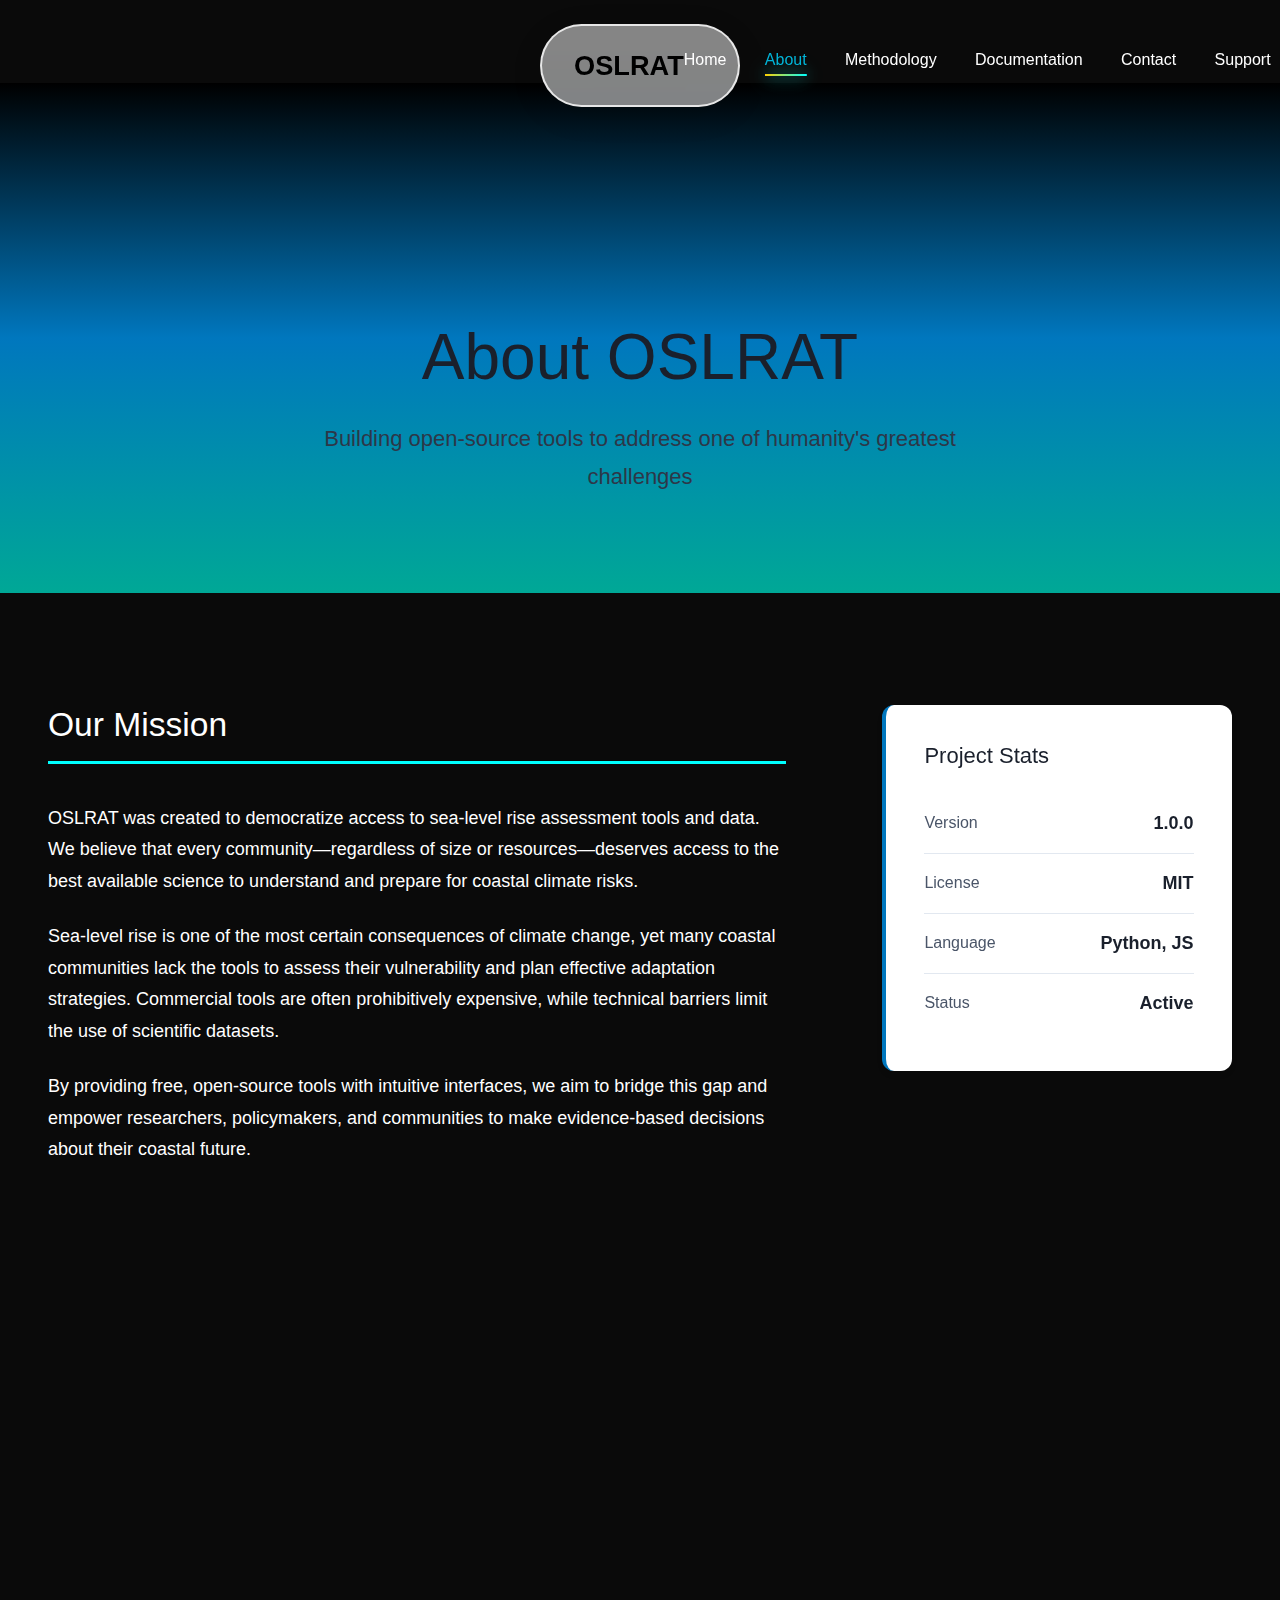
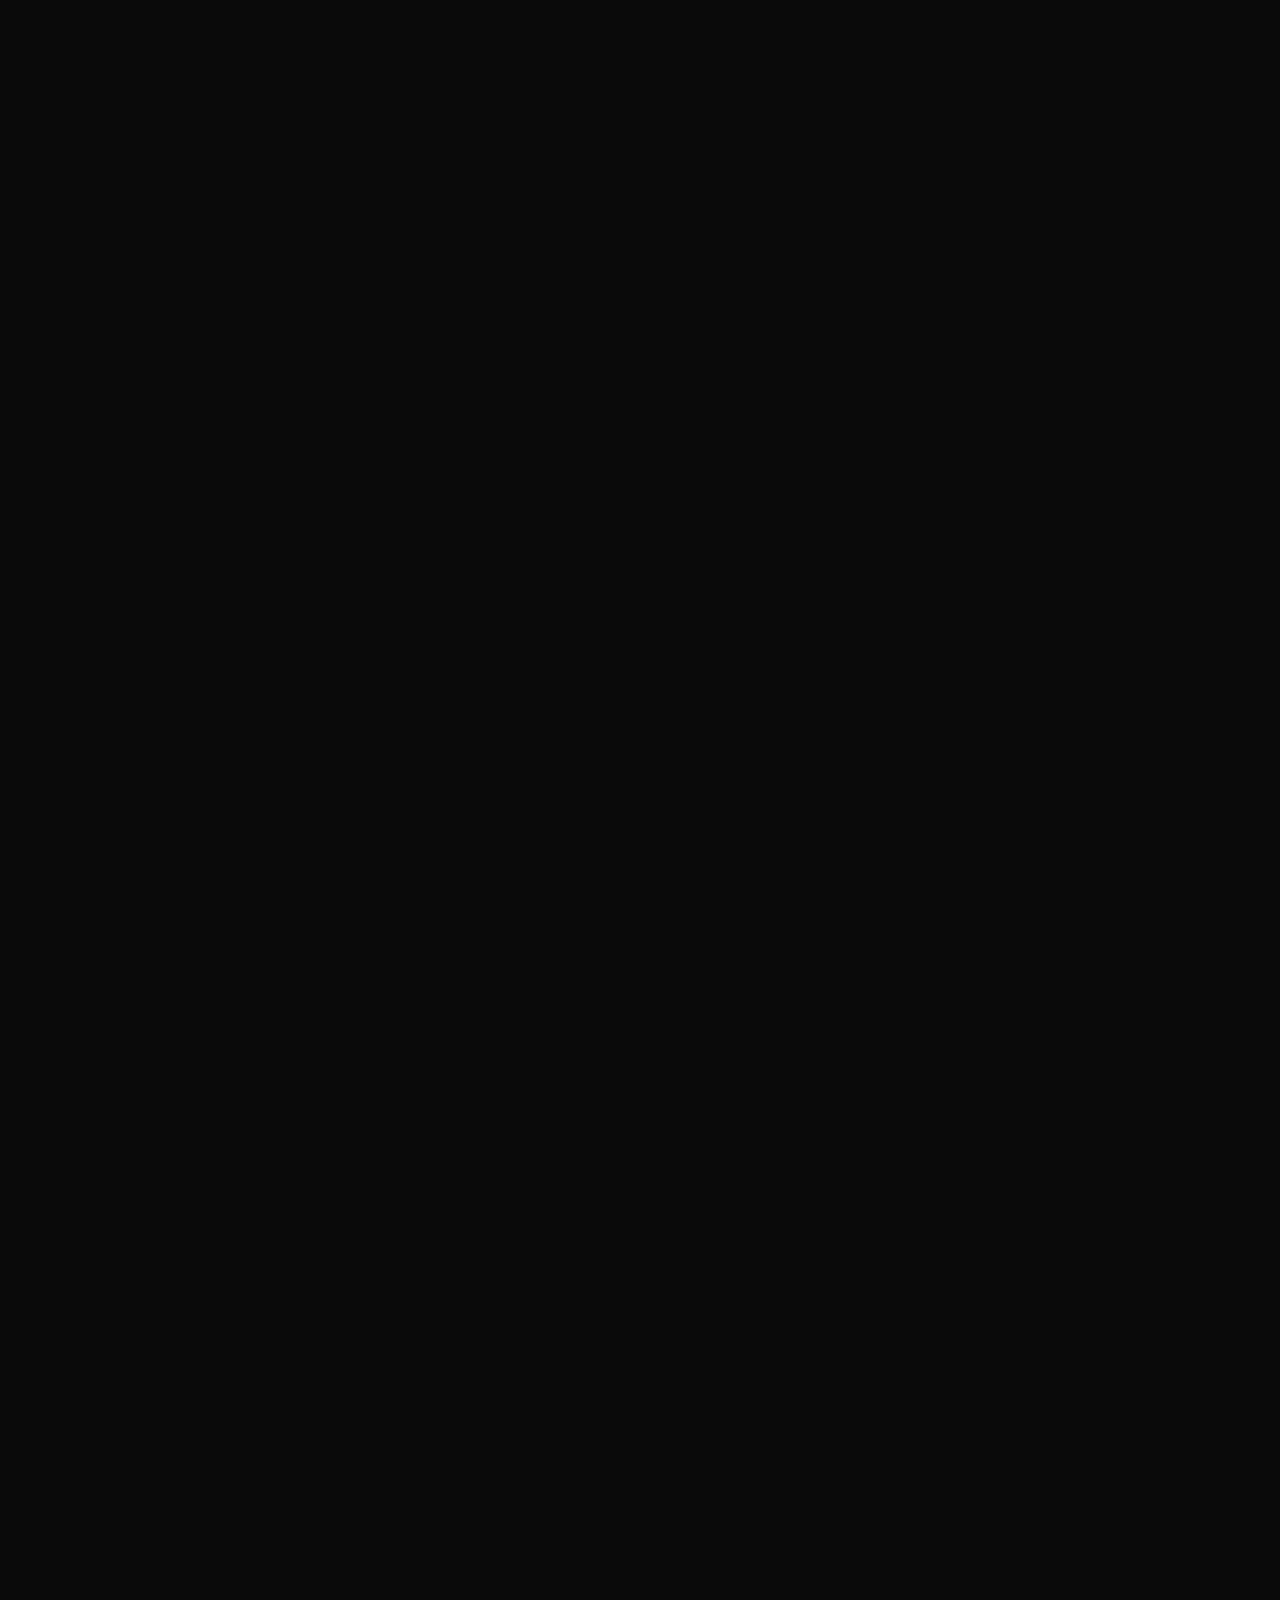
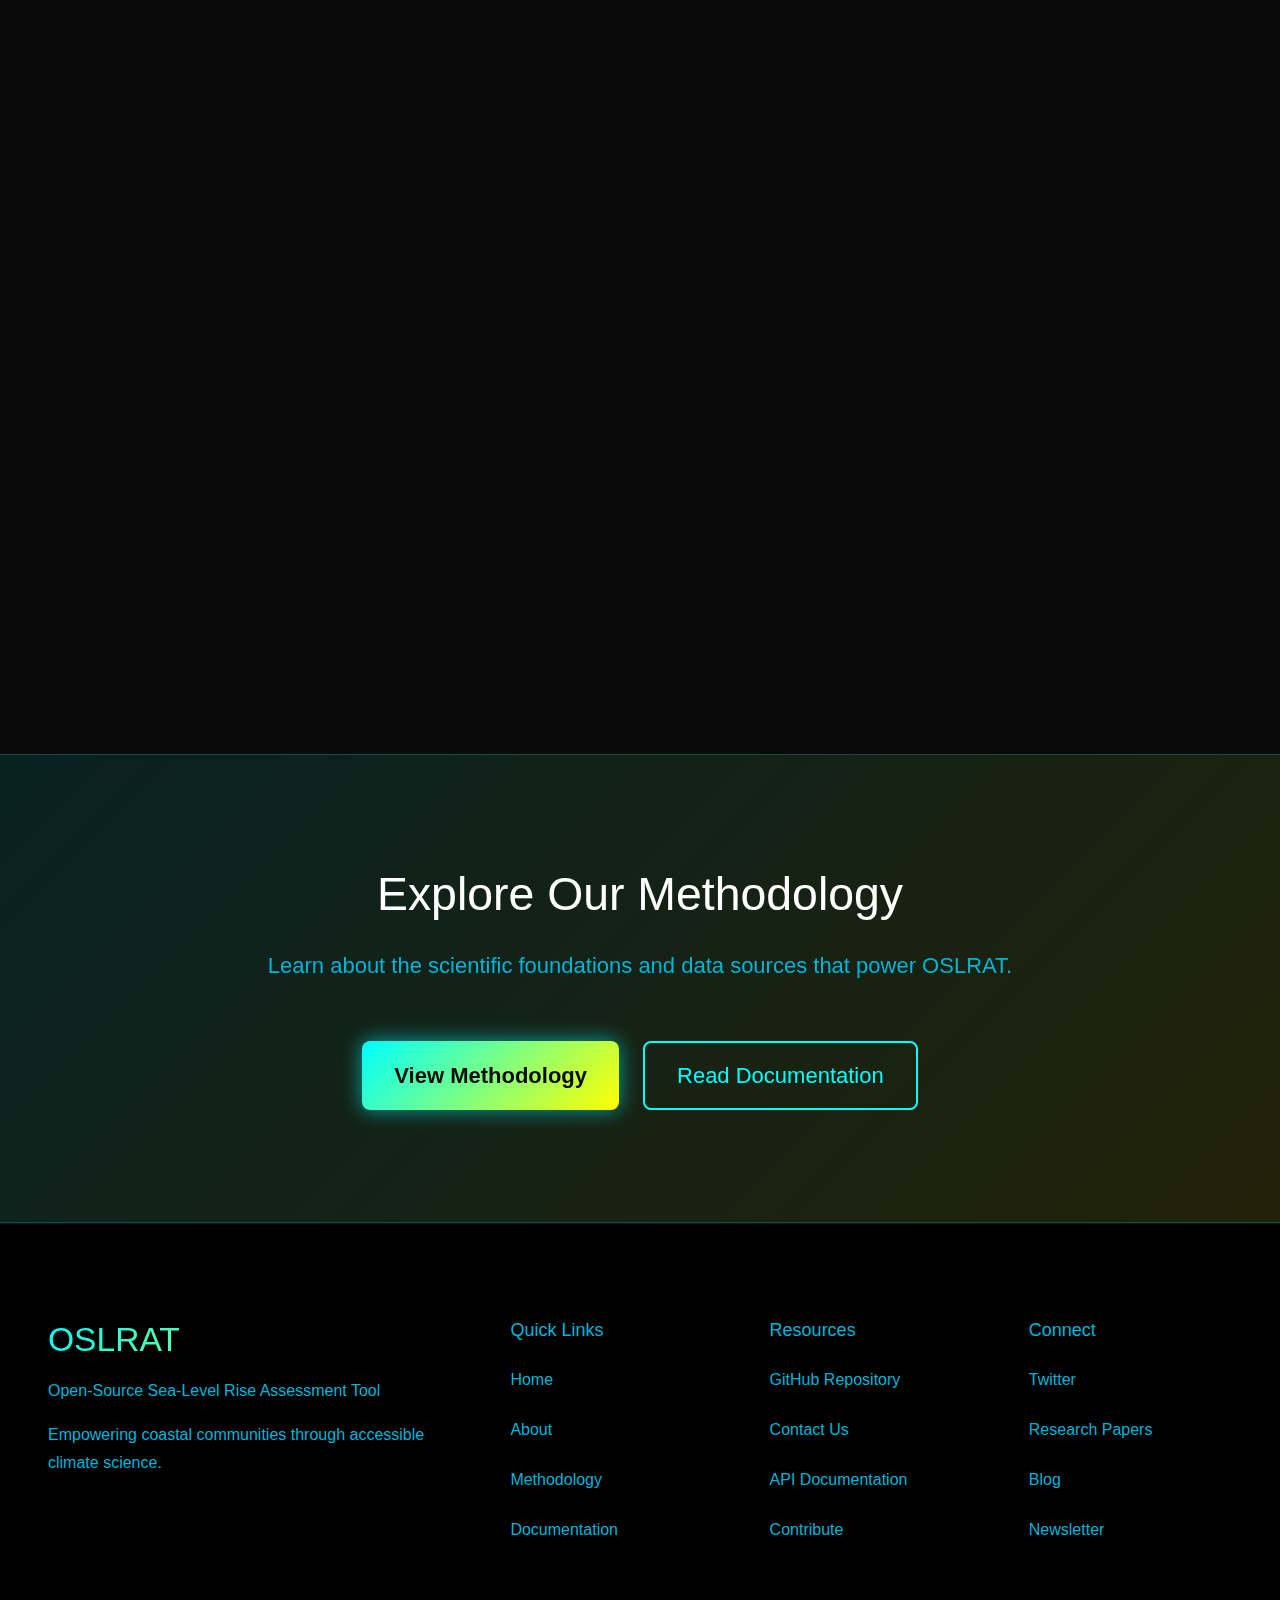
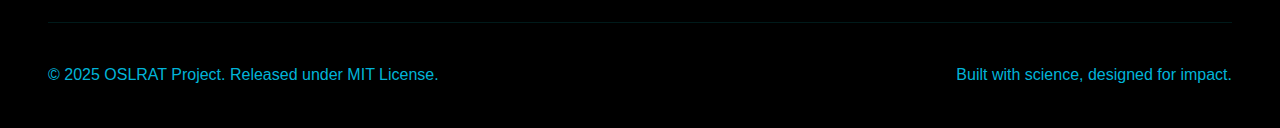
<file: about.html>
<!DOCTYPE html>
<html lang="en">
<head>
    <meta charset="UTF-8">
    <meta name="viewport" content="width=device-width, initial-scale=1.0">
    <meta name="description" content="Learn about OSLRAT - its mission, development team, and commitment to open-source coastal climate science">
    <title>About OSLRAT - Sea-Level Rise Assessment Tool</title>
    <link rel="stylesheet" href="https://cdnjs.cloudflare.com/ajax/libs/font-awesome/6.5.1/css/all.min.css" integrity="sha512-DTOQO9RWCH3ppGqcWaEA1BIZOC6xxalwEsw9c2QQeAIftl+Vegovlnee1c9QX4TctnWMn13TZye+giMm8e2LwA==" crossorigin="anonymous" referrerpolicy="no-referrer" />
    <link rel="stylesheet" href="css/styles.css">
</head>
<body>
    <!-- Navigation -->
    <nav class="nav" id="main-nav">
        <div class="nav__container">
            <a href="index.html" class="nav__logo">
                <span class="nav__logo-text">OSLRAT</span>
            </a>

            <button class="nav__toggle" id="nav-toggle" aria-label="Toggle navigation">
                <span class="nav__toggle-bar"></span>
                <span class="nav__toggle-bar"></span>
                <span class="nav__toggle-bar"></span>
            </button>

            <ul class="nav__menu" id="nav-menu">
                <li class="nav__item"><a href="index.html" class="nav__link">Home</a></li>
                <li class="nav__item"><a href="about.html" class="nav__link nav__link--active">About</a></li>
                <li class="nav__item"><a href="methodology.html" class="nav__link">Methodology</a></li>
                <li class="nav__item"><a href="documentation.html" class="nav__link">Documentation</a></li>
                <li class="nav__item"><a href="contact.html" class="nav__link">Contact</a></li>
                <li class="nav__item"><a href="support.html" class="nav__link">Support</a></li>
                <li class="nav__item"><a href="https://github.com/Chrixco/OLSRAT_Open-Source-Sea-Level-Rise-Assessment-Tool" class="nav__link nav__link--cta" target="_blank" rel="noopener">GitHub</a></li>
            </ul>
        </div>
    </nav>

    <!-- Page Header -->
    <header class="page-header">
        <div class="container">
            <h1 class="page-header__title">About OSLRAT</h1>
            <p class="page-header__subtitle">
                Building open-source tools to address one of humanity's greatest challenges
            </p>
        </div>
    </header>

    <!-- Main Content -->
    <main>
        <!-- Mission Section -->
        <section class="section">
            <div class="container">
                <div class="content-grid">
                    <div class="content-grid__main">
                        <article class="content-block" data-animate="fade-up">
                            <h2 class="content-block__title">Our Mission</h2>
                            <p class="content-block__text">
                                OSLRAT was created to democratize access to sea-level rise assessment
                                tools and data. We believe that every community—regardless of size or
                                resources—deserves access to the best available science to understand
                                and prepare for coastal climate risks.
                            </p>
                            <p class="content-block__text">
                                Sea-level rise is one of the most certain consequences of climate change,
                                yet many coastal communities lack the tools to assess their vulnerability
                                and plan effective adaptation strategies. Commercial tools are often
                                prohibitively expensive, while technical barriers limit the use of
                                scientific datasets.
                            </p>
                            <p class="content-block__text">
                                By providing free, open-source tools with intuitive interfaces, we aim
                                to bridge this gap and empower researchers, policymakers, and communities
                                to make evidence-based decisions about their coastal future.
                            </p>
                        </article>

                        <article class="content-block" data-animate="fade-up">
                            <h2 class="content-block__title">Our Principles</h2>
                            <div class="principles">
                                <div class="principle">
                                    <div class="principle__icon">
                                        <i class="fas fa-unlock-alt"></i>
                                    </div>
                                    <div class="principle__content">
                                        <h3 class="principle__title">Open Access</h3>
                                        <p class="principle__text">
                                            All tools, code, and data are freely available. No paywalls,
                                            no registration requirements, no barriers to entry.
                                        </p>
                                    </div>
                                </div>

                                <div class="principle">
                                    <div class="principle__icon">
                                        <i class="fas fa-microscope"></i>
                                    </div>
                                    <div class="principle__content">
                                        <h3 class="principle__title">Scientific Rigor</h3>
                                        <p class="principle__text">
                                            Our methods are based on peer-reviewed research and validated
                                            against authoritative datasets from IPCC, NOAA, and other
                                            trusted sources.
                                        </p>
                                    </div>
                                </div>

                                <div class="principle">
                                    <div class="principle__icon">
                                        <i class="fas fa-eye"></i>
                                    </div>
                                    <div class="principle__content">
                                        <h3 class="principle__title">Transparency</h3>
                                        <p class="principle__text">
                                            Every calculation, assumption, and data source is documented
                                            and traceable. Our code is open for review and improvement.
                                        </p>
                                    </div>
                                </div>

                                <div class="principle">
                                    <div class="principle__icon">
                                        <i class="fas fa-users"></i>
                                    </div>
                                    <div class="principle__content">
                                        <h3 class="principle__title">Community Collaboration</h3>
                                        <p class="principle__text">
                                            We welcome contributions from researchers, developers, and
                                            users worldwide. Together, we build better tools.
                                        </p>
                                    </div>
                                </div>

                                <div class="principle">
                                    <div class="principle__icon">
                                        <i class="fas fa-universal-access"></i>
                                    </div>
                                    <div class="principle__content">
                                        <h3 class="principle__title">Accessibility</h3>
                                        <p class="principle__text">
                                            Our interfaces are designed to be usable by people of all
                                            technical backgrounds and abilities.
                                        </p>
                                    </div>
                                </div>

                                <div class="principle">
                                    <div class="principle__icon">
                                        <i class="fas fa-water"></i>
                                    </div>
                                    <div class="principle__content">
                                        <h3 class="principle__title">Impact Focus</h3>
                                        <p class="principle__text">
                                            We prioritize features and improvements that have the greatest
                                            potential to support coastal resilience and adaptation.
                                        </p>
                                    </div>
                                </div>
                            </div>
                        </article>

                        <article class="content-block" data-animate="fade-up">
                            <h2 class="content-block__title">Development History</h2>
                            <div class="timeline">
                                <div class="timeline-item">
                                    <div class="timeline-item__marker timeline-item__marker--active"></div>
                                    <div class="timeline-item__content">
                                        <h3 class="timeline-item__title">QGIS Plugin Beta Release</h3>
                                        <p class="timeline-item__date">November 2025</p>
                                        <p class="timeline-item__text">
                                            Beta version of OSLRAT QGIS plugin released by Dr. Christian Corral.
                                            Provides spatial sea-level rise visualization and assessment tools
                                            for researchers and GIS professionals working with coastal climate data.
                                        </p>
                                    </div>
                                </div>

                                <div class="timeline-item">
                                    <div class="timeline-item__marker"></div>
                                    <div class="timeline-item__content">
                                        <h3 class="timeline-item__title">Documentation & Website</h3>
                                        <p class="timeline-item__date">November 2025</p>
                                        <p class="timeline-item__text">
                                            Comprehensive documentation and project website deployed to make
                                            OSLRAT accessible beyond GIS specialists. Open-source codebase
                                            published on GitHub for community contributions.
                                        </p>
                                    </div>
                                </div>

                                <div class="timeline-item">
                                    <div class="timeline-item__marker"></div>
                                    <div class="timeline-item__content">
                                        <h3 class="timeline-item__title">Web Application (Planned)</h3>
                                        <p class="timeline-item__date">2026</p>
                                        <p class="timeline-item__text">
                                            Interactive web application in development to serve policymakers
                                            and communities. Browser-based access with no installation required
                                            for broader impact and accessibility.
                                        </p>
                                    </div>
                                </div>
                            </div>
                        </article>

                        <article class="content-block" data-animate="fade-up">
                            <h2 class="content-block__title">Technology Stack</h2>
                            <p class="content-block__text">
                                OSLRAT is built with modern, proven technologies chosen for their
                                performance, reliability, and community support:
                            </p>
                            <div class="tech-stack">
                                <div class="tech-item">
                                    <h4 class="tech-item__title">Data Processing</h4>
                                    <p class="tech-item__text">Python, NumPy, Pandas, xarray for climate data analysis</p>
                                </div>
                                <div class="tech-item">
                                    <h4 class="tech-item__title">Visualization</h4>
                                    <p class="tech-item__text">D3.js, Leaflet, Plotly for interactive maps and charts</p>
                                </div>
                                <div class="tech-item">
                                    <h4 class="tech-item__title">Web Framework</h4>
                                    <p class="tech-item__text">Modern JavaScript (ES6+), CSS Grid, responsive design</p>
                                </div>
                                <div class="tech-item">
                                    <h4 class="tech-item__title">Data Sources</h4>
                                    <p class="tech-item__text">IPCC AR6, NOAA, NASA, Copernicus Climate Data Store</p>
                                </div>
                            </div>
                        </article>
                    </div>

                    <!-- Sidebar -->
                    <aside class="content-grid__sidebar">
                        <div class="sidebar-card sidebar-card--light" data-animate="fade-up">
                            <h3 class="sidebar-card__title">Project Stats</h3>
                            <div class="stat-list">
                                <div class="stat-list__item">
                                    <span class="stat-list__label">Version</span>
                                    <span class="stat-list__value">1.0.0</span>
                                </div>
                                <div class="stat-list__item">
                                    <span class="stat-list__label">License</span>
                                    <span class="stat-list__value">MIT</span>
                                </div>
                                <div class="stat-list__item">
                                    <span class="stat-list__label">Language</span>
                                    <span class="stat-list__value">Python, JS</span>
                                </div>
                                <div class="stat-list__item">
                                    <span class="stat-list__label">Status</span>
                                    <span class="stat-list__value">Active</span>
                                </div>
                            </div>
                        </div>

                        <div class="sidebar-card sidebar-card--light" data-animate="fade-up" style="animation-delay: 0.1s">
                            <h3 class="sidebar-card__title">Support OSLRAT</h3>
                            <p class="sidebar-card__text">
                                Help keep this tool free and accessible for everyone.
                            </p>
                            <a href="support.html" class="btn btn--small btn--primary">
                                Support the Project
                            </a>
                        </div>

                        <div class="sidebar-card sidebar-card--light" data-animate="fade-up" style="animation-delay: 0.2s">
                            <h3 class="sidebar-card__title">Get Involved</h3>
                            <p class="sidebar-card__text">
                                Join our community of contributors and help improve OSLRAT.
                            </p>
                            <a href="https://github.com/Chrixco/OLSRAT_Open-Source-Sea-Level-Rise-Assessment-Tool" class="btn btn--small btn--secondary" target="_blank" rel="noopener">
                                View on GitHub
                            </a>
                        </div>

                        <div class="sidebar-card sidebar-card--light" data-animate="fade-up" style="animation-delay: 0.3s">
                            <h3 class="sidebar-card__title">Citation</h3>
                            <p class="sidebar-card__text">
                                If you use OSLRAT in your research, please cite:
                            </p>
                            <div class="citation">
                                <code class="citation__text">
                                    OSLRAT (2025). Open-Source Sea-Level Rise Assessment Tool.
                                    Available at: https://github.com/Chrixco/OLSRAT_Open-Source-Sea-Level-Rise-Assessment-Tool
                                </code>
                            </div>
                        </div>

                        <div class="sidebar-card sidebar-card--light" data-animate="fade-up" style="animation-delay: 0.4s">
                            <h3 class="sidebar-card__title">Contact</h3>
                            <p class="sidebar-card__text">
                                Questions or suggestions?
                            </p>
                            <a href="contact.html" class="btn btn--small btn--secondary">
                                Get in Touch
                            </a>
                        </div>
                    </aside>
                </div>
            </div>
        </section>

        <!-- CTA Section -->
        <section class="cta section section--accent">
            <div class="container">
                <div class="cta__content">
                    <h2 class="cta__title">Explore Our Methodology</h2>
                    <p class="cta__description">
                        Learn about the scientific foundations and data sources that power OSLRAT.
                    </p>
                    <div class="cta__actions">
                        <a href="methodology.html" class="btn btn--large btn--primary">View Methodology</a>
                        <a href="documentation.html" class="btn btn--large btn--outline">Read Documentation</a>
                    </div>
                </div>
            </div>
        </section>
    </main>

    <!-- Footer -->
    <footer class="footer">
        <div class="container">
            <div class="footer__content">
                <div class="footer__section">
                    <h3 class="footer__title">OSLRAT</h3>
                    <p class="footer__description">
                        Open-Source Sea-Level Rise Assessment Tool
                    </p>
                    <p class="footer__description">
                        Empowering coastal communities through accessible climate science.
                    </p>
                </div>

                <div class="footer__section">
                    <h4 class="footer__heading">Quick Links</h4>
                    <ul class="footer__links">
                        <li><a href="index.html" class="footer__link">Home</a></li>
                        <li><a href="about.html" class="footer__link">About</a></li>
                        <li><a href="methodology.html" class="footer__link">Methodology</a></li>
                        <li><a href="documentation.html" class="footer__link">Documentation</a></li>
                    </ul>
                </div>

                <div class="footer__section">
                    <h4 class="footer__heading">Resources</h4>
                    <ul class="footer__links">
                        <li><a href="https://github.com/Chrixco/OLSRAT_Open-Source-Sea-Level-Rise-Assessment-Tool" class="footer__link" target="_blank" rel="noopener">GitHub Repository</a></li>
                        <li><a href="contact.html" class="footer__link">Contact Us</a></li>
                        <li><a href="documentation.html" class="footer__link">API Documentation</a></li>
                        <li><a href="https://github.com/Chrixco/OLSRAT_Open-Source-Sea-Level-Rise-Assessment-Tool/blob/main/CONTRIBUTING.md" class="footer__link" target="_blank" rel="noopener">Contribute</a></li>
                    </ul>
                </div>

                <div class="footer__section">
                    <h4 class="footer__heading">Connect</h4>
                    <ul class="footer__links">
                        <li><a href="https://twitter.com" class="footer__link" target="_blank" rel="noopener">Twitter</a></li>
                        <li><a href="https://github.com/Chrixco/OLSRAT_Open-Source-Sea-Level-Rise-Assessment-Tool#citations" class="footer__link" target="_blank" rel="noopener">Research Papers</a></li>
                        <li><a href="https://github.com/Chrixco/OLSRAT_Open-Source-Sea-Level-Rise-Assessment-Tool/discussions" class="footer__link" target="_blank" rel="noopener">Blog</a></li>
                        <li><a href="contact.html" class="footer__link">Newsletter</a></li>
                    </ul>
                </div>
            </div>

            <div class="footer__bottom">
                <p class="footer__copyright">
                    &copy; 2025 OSLRAT Project. Released under MIT License.
                </p>
                <p class="footer__credit">
                    Built with science, designed for impact.
                </p>
            </div>
        </div>
    </footer>

    <script src="js/script.js"></script>
</body>
</html>
</file>
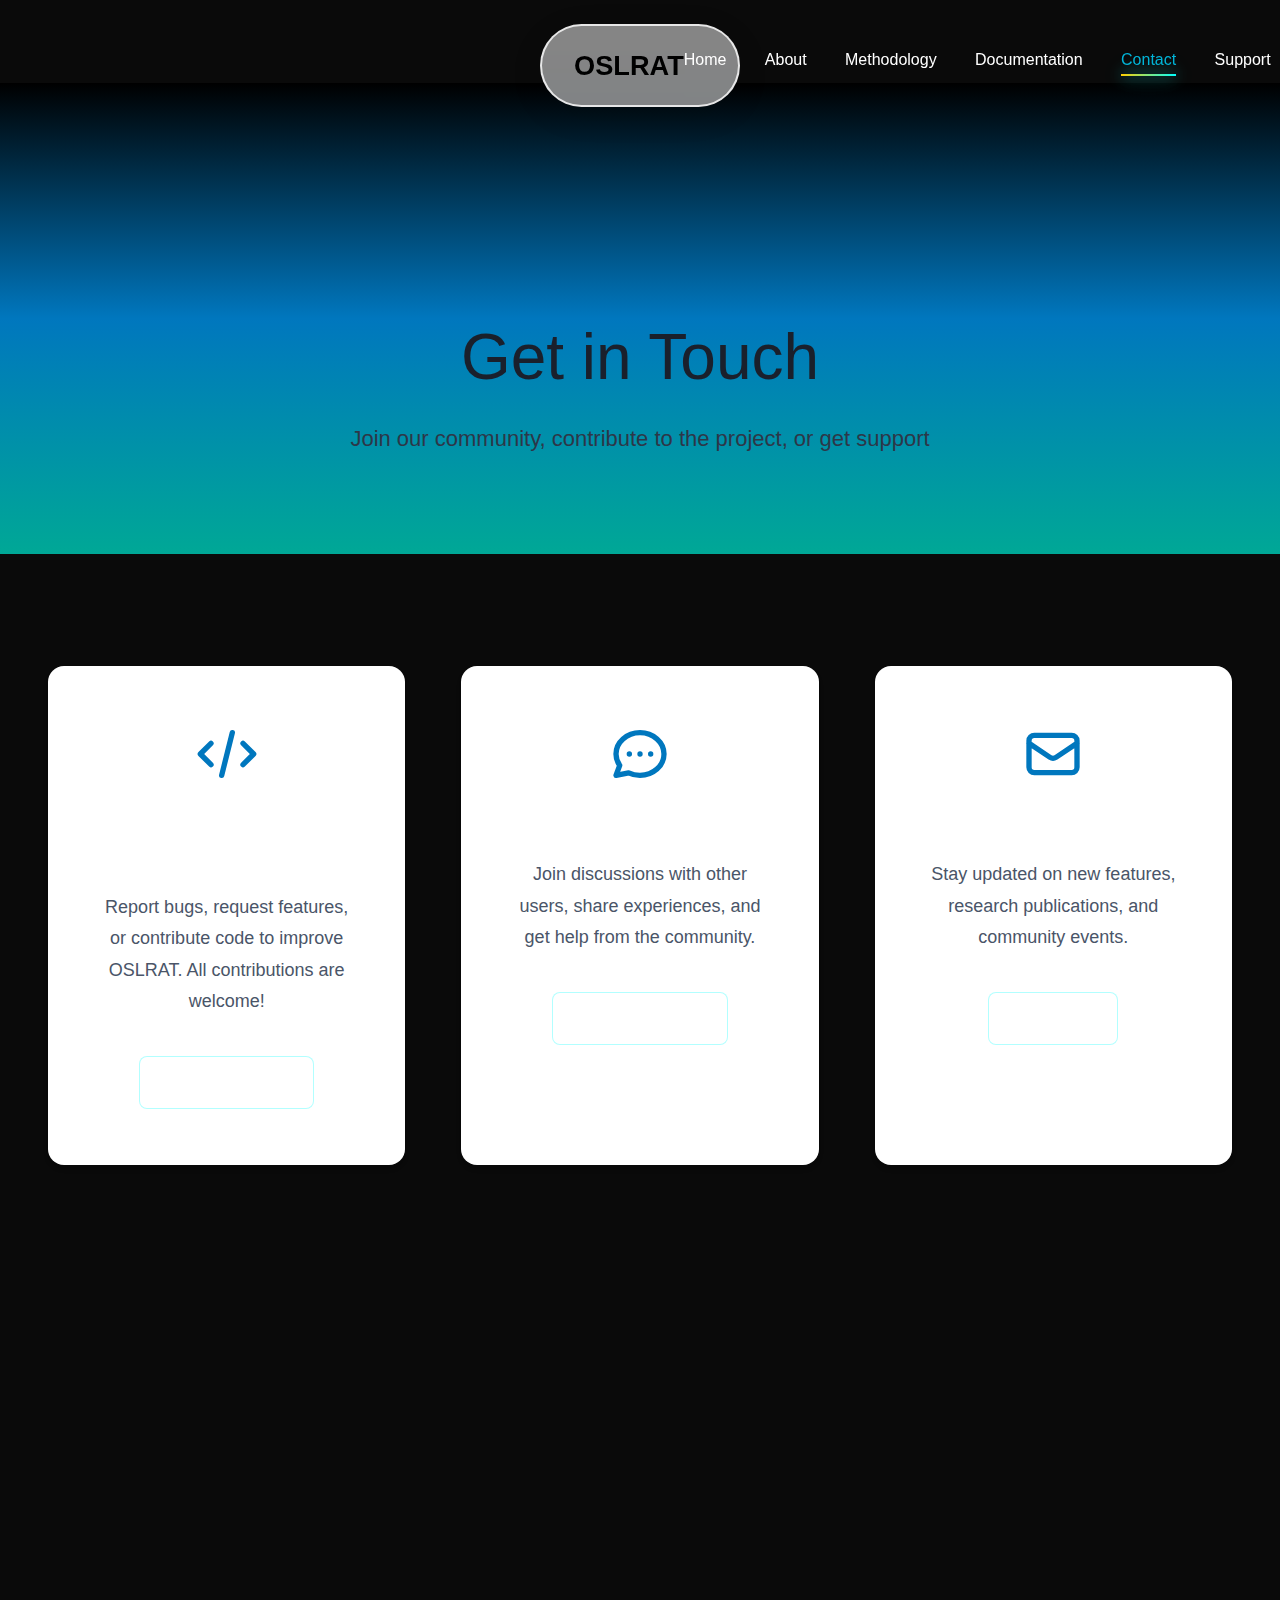
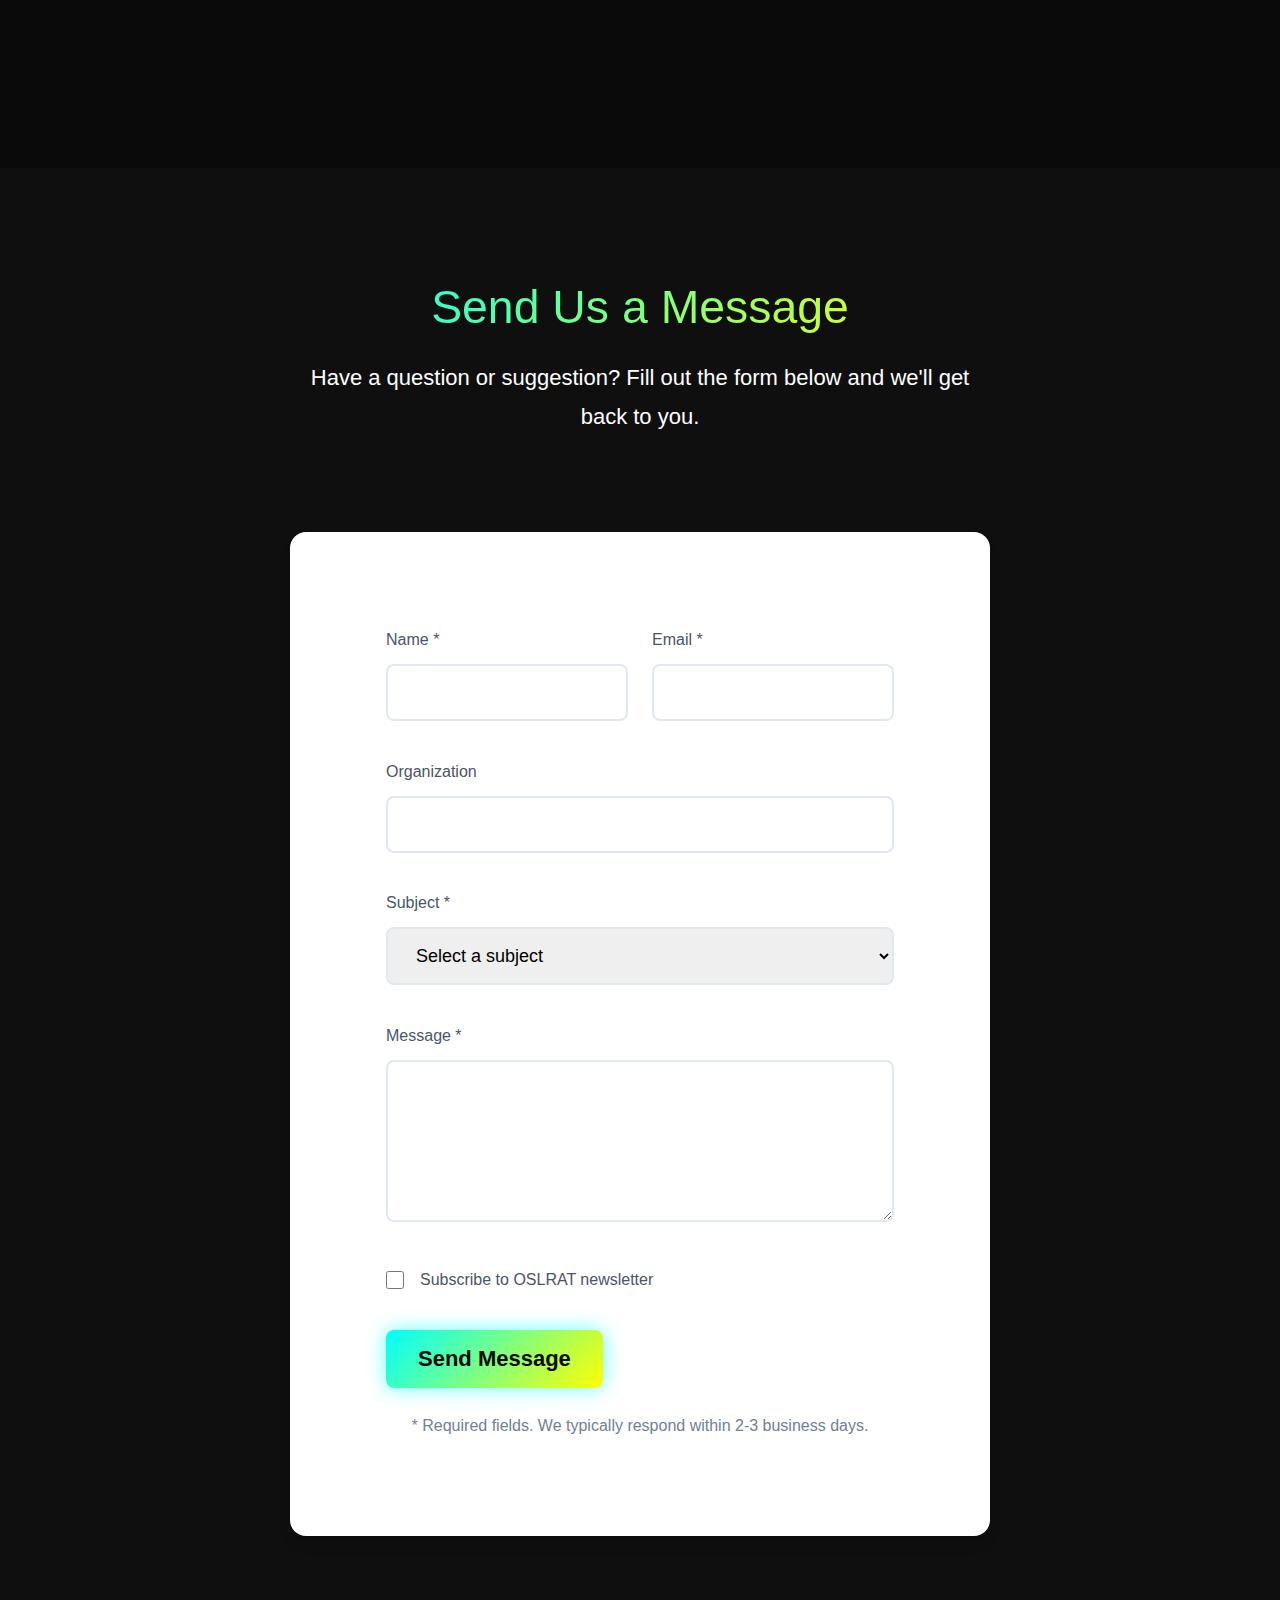
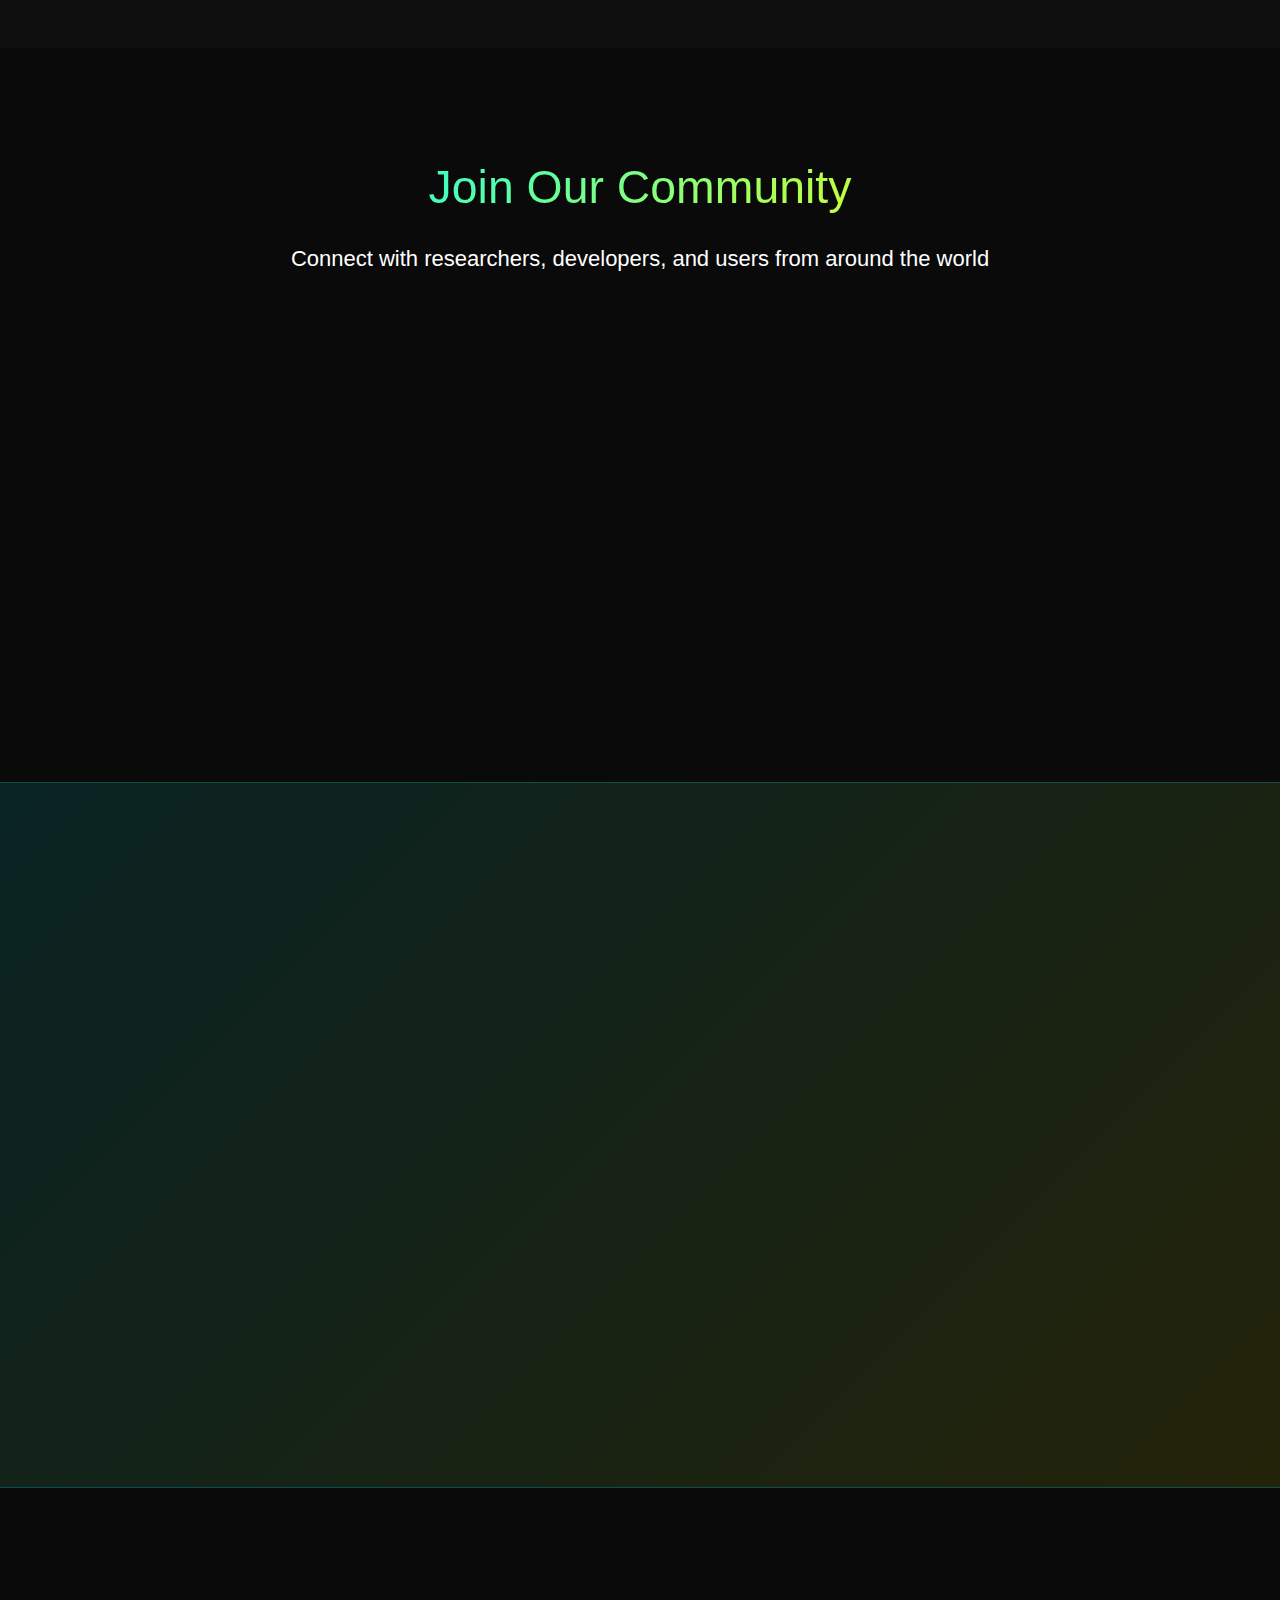
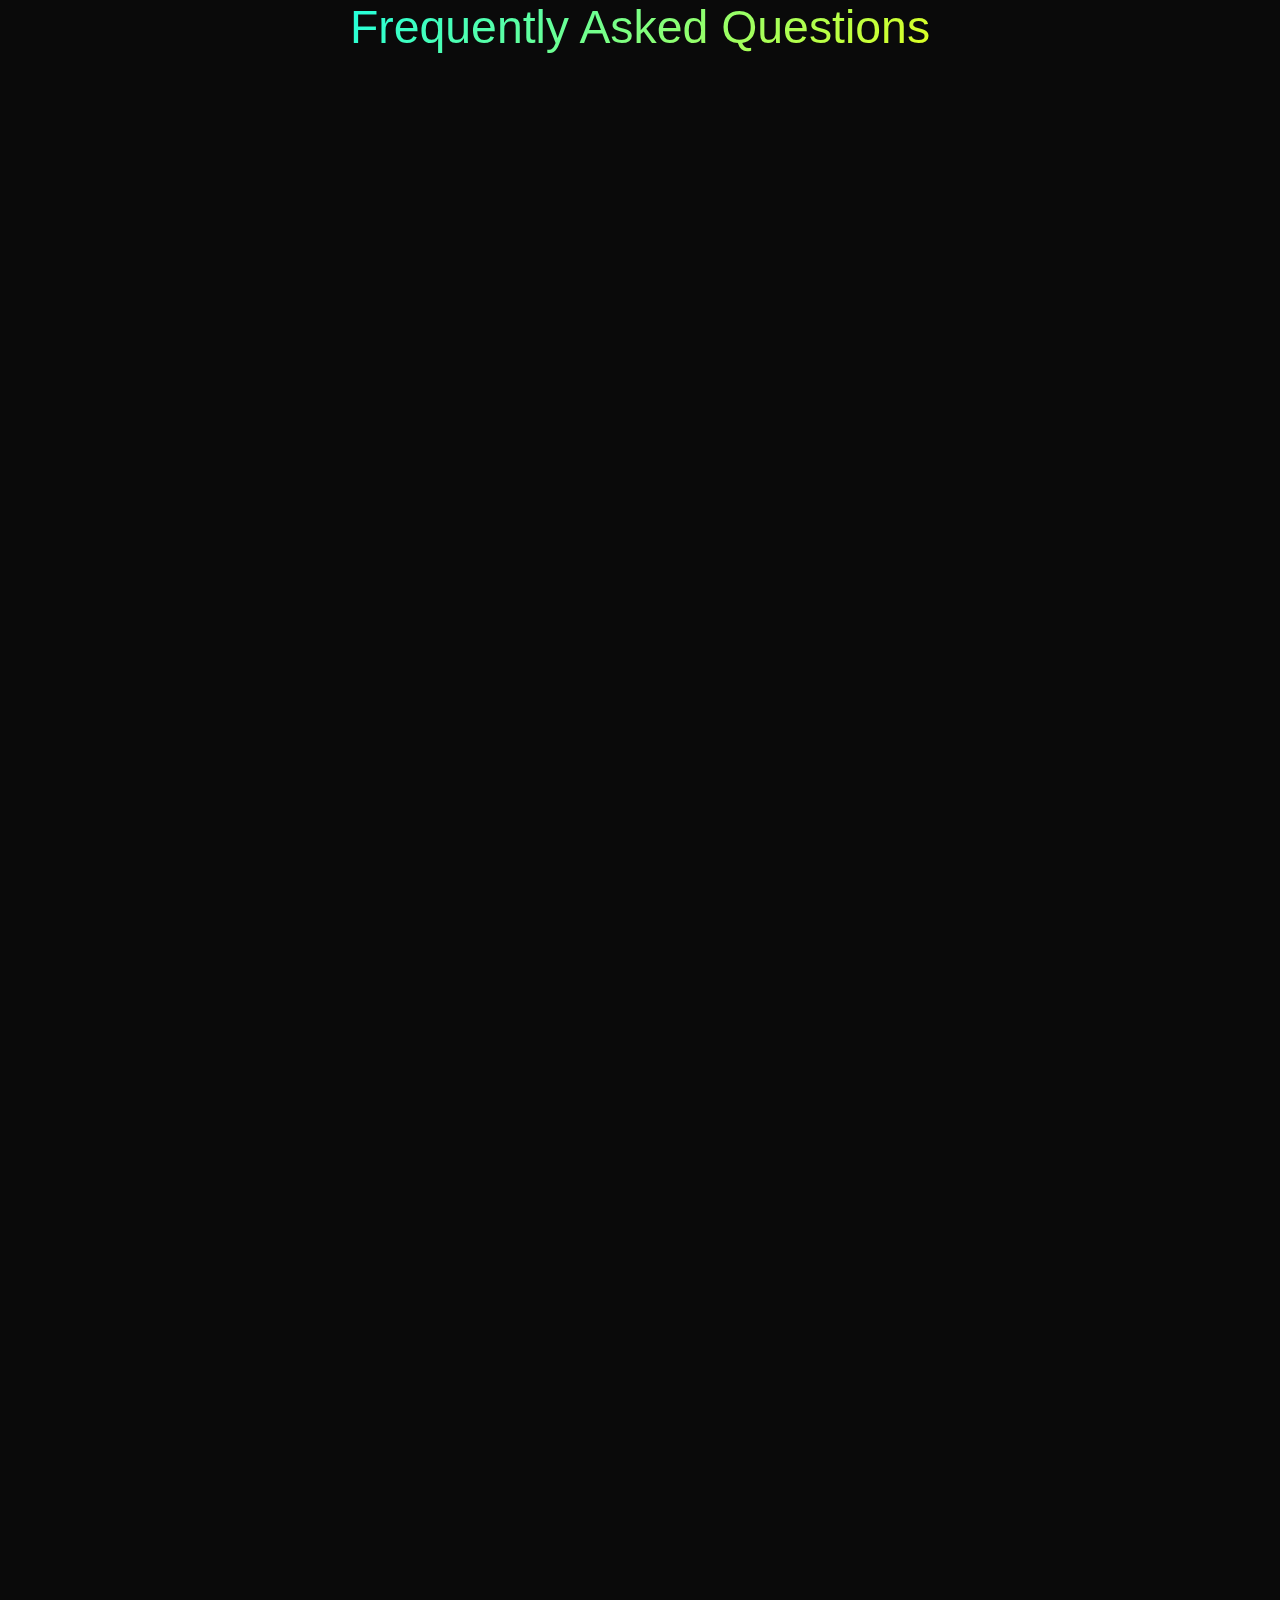
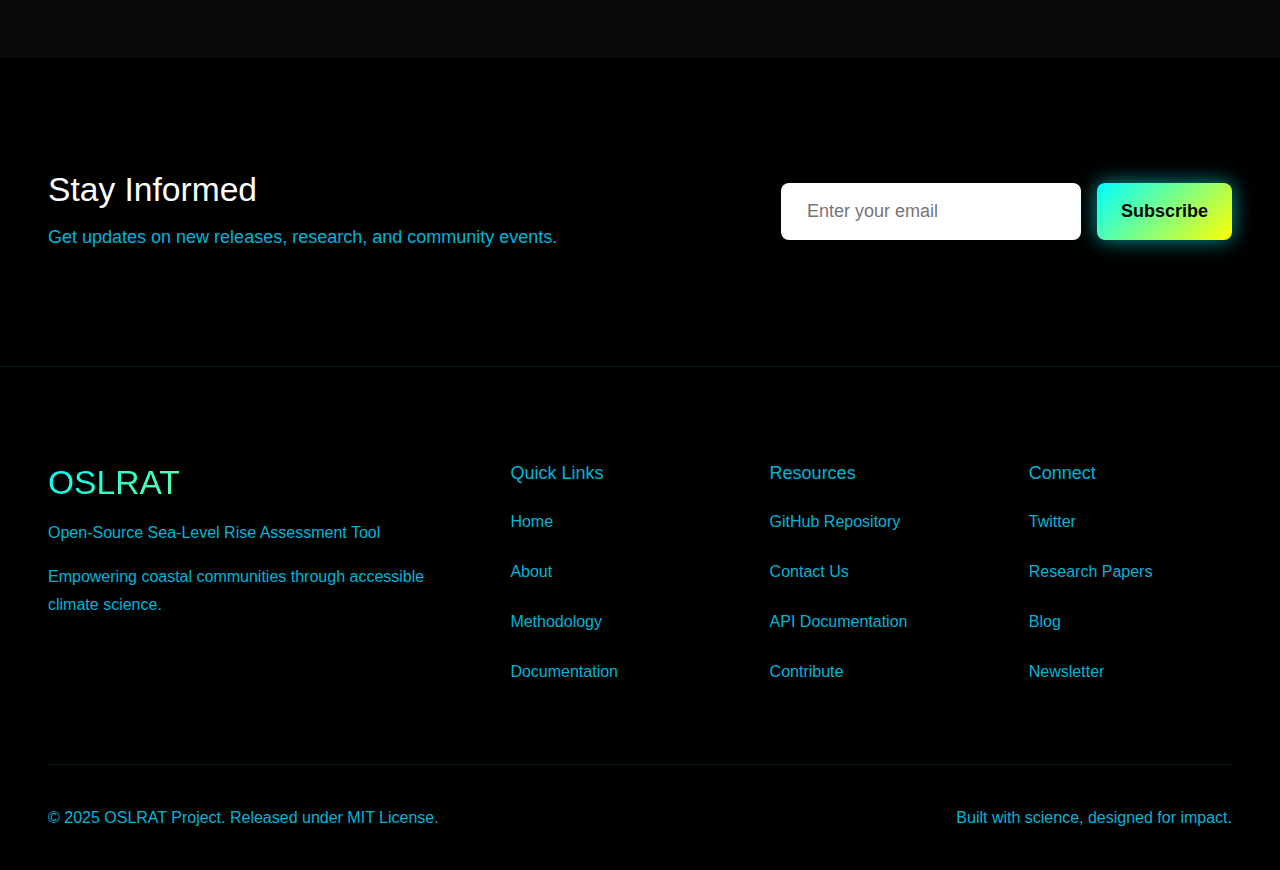
<file: contact.html>
<!DOCTYPE html>
<html lang="en">
<head>
    <meta charset="UTF-8">
    <meta name="viewport" content="width=device-width, initial-scale=1.0">
    <meta name="description" content="Get in touch with the OSLRAT team - contribute, collaborate, or get support">
    <title>Contact - OSLRAT</title>
    <link rel="stylesheet" href="https://cdnjs.cloudflare.com/ajax/libs/font-awesome/6.5.1/css/all.min.css" integrity="sha512-DTOQO9RWCH3ppGqcWaEA1BIZOC6xxalwEsw9c2QQeAIftl+Vegovlnee1c9QX4TctnWMn13TZye+giMm8e2LwA==" crossorigin="anonymous" referrerpolicy="no-referrer" />
    <link rel="stylesheet" href="css/styles.css">
</head>
<body>
    <!-- Navigation -->
    <nav class="nav" id="main-nav">
        <div class="nav__container">
            <a href="index.html" class="nav__logo">
                <span class="nav__logo-text">OSLRAT</span>
            </a>

            <button class="nav__toggle" id="nav-toggle" aria-label="Toggle navigation">
                <span class="nav__toggle-bar"></span>
                <span class="nav__toggle-bar"></span>
                <span class="nav__toggle-bar"></span>
            </button>

            <ul class="nav__menu" id="nav-menu">
                <li class="nav__item"><a href="index.html" class="nav__link">Home</a></li>
                <li class="nav__item"><a href="about.html" class="nav__link">About</a></li>
                <li class="nav__item"><a href="methodology.html" class="nav__link">Methodology</a></li>
                <li class="nav__item"><a href="documentation.html" class="nav__link">Documentation</a></li>
                <li class="nav__item"><a href="contact.html" class="nav__link nav__link--active">Contact</a></li>
                <li class="nav__item"><a href="support.html" class="nav__link">Support</a></li>
                <li class="nav__item"><a href="https://github.com/Chrixco/OLSRAT_Open-Source-Sea-Level-Rise-Assessment-Tool" class="nav__link nav__link--cta" target="_blank" rel="noopener">GitHub</a></li>
            </ul>
        </div>
    </nav>

    <!-- Page Header -->
    <header class="page-header">
        <div class="container">
            <h1 class="page-header__title">Get in Touch</h1>
            <p class="page-header__subtitle">
                Join our community, contribute to the project, or get support
            </p>
        </div>
    </header>

    <!-- Main Content -->
    <main>
        <!-- Contact Options -->
        <section class="section">
            <div class="container">
                <div class="contact-grid">
                    <article class="contact-card" data-animate="fade-up">
                        <div class="contact-card__icon">
                            <svg viewBox="0 0 24 24" fill="none" stroke="currentColor" stroke-width="2">
                                <path stroke-linecap="round" stroke-linejoin="round" d="M10 20l4-16m4 4l4 4-4 4M6 16l-4-4 4-4"/>
                            </svg>
                        </div>
                        <h3 class="contact-card__title">Contribute on GitHub</h3>
                        <p class="contact-card__description">
                            Report bugs, request features, or contribute code to improve OSLRAT.
                            All contributions are welcome!
                        </p>
                        <a href="https://github.com/Chrixco/OLSRAT_Open-Source-Sea-Level-Rise-Assessment-Tool" class="btn btn--secondary" target="_blank" rel="noopener">
                            Visit Repository
                        </a>
                    </article>

                    <article class="contact-card" data-animate="fade-up" style="animation-delay: 0.1s">
                        <div class="contact-card__icon">
                            <svg viewBox="0 0 24 24" fill="none" stroke="currentColor" stroke-width="2">
                                <path stroke-linecap="round" stroke-linejoin="round" d="M8 12h.01M12 12h.01M16 12h.01M21 12c0 4.418-4.03 8-9 8a9.863 9.863 0 01-4.255-.949L3 20l1.395-3.72C3.512 15.042 3 13.574 3 12c0-4.418 4.03-8 9-8s9 3.582 9 8z"/>
                            </svg>
                        </div>
                        <h3 class="contact-card__title">Community Forum</h3>
                        <p class="contact-card__description">
                            Join discussions with other users, share experiences, and get help from
                            the community.
                        </p>
                        <a href="https://github.com/Chrixco/OLSRAT_Open-Source-Sea-Level-Rise-Assessment-Tool/discussions" class="btn btn--secondary" target="_blank" rel="noopener">
                            Join Discussion
                        </a>
                    </article>

                    <article class="contact-card" data-animate="fade-up" style="animation-delay: 0.2s">
                        <div class="contact-card__icon">
                            <svg viewBox="0 0 24 24" fill="none" stroke="currentColor" stroke-width="2">
                                <path stroke-linecap="round" stroke-linejoin="round" d="M3 8l7.89 5.26a2 2 0 002.22 0L21 8M5 19h14a2 2 0 002-2V7a2 2 0 00-2-2H5a2 2 0 00-2 2v10a2 2 0 002 2z"/>
                            </svg>
                        </div>
                        <h3 class="contact-card__title">Email Newsletter</h3>
                        <p class="contact-card__description">
                            Stay updated on new features, research publications, and community events.
                        </p>
                        <a href="#newsletter" class="btn btn--secondary">
                            Subscribe
                        </a>
                    </article>

                    <article class="contact-card" data-animate="fade-up" style="animation-delay: 0.3s">
                        <div class="contact-card__icon">
                            <svg viewBox="0 0 24 24" fill="none" stroke="currentColor" stroke-width="2">
                                <path stroke-linecap="round" stroke-linejoin="round" d="M12 6.253v13m0-13C10.832 5.477 9.246 5 7.5 5S4.168 5.477 3 6.253v13C4.168 18.477 5.754 18 7.5 18s3.332.477 4.5 1.253m0-13C13.168 5.477 14.754 5 16.5 5c1.747 0 3.332.477 4.5 1.253v13C19.832 18.477 18.247 18 16.5 18c-1.746 0-3.332.477-4.5 1.253"/>
                            </svg>
                        </div>
                        <h3 class="contact-card__title">Documentation</h3>
                        <p class="contact-card__description">
                            Find answers in our comprehensive documentation and API reference guides.
                        </p>
                        <a href="documentation.html" class="btn btn--secondary">
                            Read Docs
                        </a>
                    </article>
                </div>
            </div>
        </section>

        <!-- Contact Form -->
        <section class="section section--gray">
            <div class="container">
                <div class="form-section">
                    <div class="form-section__header">
                        <h2 class="section__title">Send Us a Message</h2>
                        <p class="section__subtitle">
                            Have a question or suggestion? Fill out the form below and we'll get back to you.
                        </p>
                    </div>

                    <form class="contact-form" id="contact-form">
                        <div class="form-row">
                            <div class="form-group">
                                <label for="name" class="form-label">Name *</label>
                                <input type="text" id="name" name="name" class="form-input" required>
                            </div>

                            <div class="form-group">
                                <label for="email" class="form-label">Email *</label>
                                <input type="email" id="email" name="email" class="form-input" required>
                            </div>
                        </div>

                        <div class="form-group">
                            <label for="organization" class="form-label">Organization</label>
                            <input type="text" id="organization" name="organization" class="form-input">
                        </div>

                        <div class="form-group">
                            <label for="subject" class="form-label">Subject *</label>
                            <select id="subject" name="subject" class="form-input" required>
                                <option value="">Select a subject</option>
                                <option value="general">General Inquiry</option>
                                <option value="technical">Technical Support</option>
                                <option value="contribution">Contributing to OSLRAT</option>
                                <option value="collaboration">Research Collaboration</option>
                                <option value="bug">Bug Report</option>
                                <option value="feature">Feature Request</option>
                                <option value="data">Data Questions</option>
                                <option value="other">Other</option>
                            </select>
                        </div>

                        <div class="form-group">
                            <label for="message" class="form-label">Message *</label>
                            <textarea id="message" name="message" class="form-input form-textarea" rows="6" required></textarea>
                        </div>

                        <div class="form-group">
                            <label class="form-checkbox">
                                <input type="checkbox" name="newsletter" id="newsletter-checkbox">
                                <span class="form-checkbox__text">Subscribe to OSLRAT newsletter</span>
                            </label>
                        </div>

                        <button type="submit" class="btn btn--primary btn--large">
                            Send Message
                        </button>

                        <p class="form-note">
                            * Required fields. We typically respond within 2-3 business days.
                        </p>
                    </form>

                    <div class="form-success" id="form-success" style="display: none;">
                        <div class="form-success__icon">✓</div>
                        <h3 class="form-success__title">Message Sent!</h3>
                        <p class="form-success__text">
                            Thank you for contacting us. We'll get back to you soon.
                        </p>
                    </div>
                </div>
            </div>
        </section>

        <!-- Community Section -->
        <section class="section">
            <div class="container">
                <div class="section__header">
                    <h2 class="section__title">Join Our Community</h2>
                    <p class="section__subtitle">
                        Connect with researchers, developers, and users from around the world
                    </p>
                </div>

                <div class="community-grid">
                    <article class="community-item" data-animate="fade-up">
                        <h3 class="community-item__title">Contributors</h3>
                        <p class="community-item__number">50+</p>
                        <p class="community-item__description">
                            Active developers and researchers contributing to the codebase
                        </p>
                    </article>

                    <article class="community-item" data-animate="fade-up" style="animation-delay: 0.1s">
                        <h3 class="community-item__title">Institutions</h3>
                        <p class="community-item__number">25+</p>
                        <p class="community-item__description">
                            Universities and research organizations using OSLRAT
                        </p>
                    </article>

                    <article class="community-item" data-animate="fade-up" style="animation-delay: 0.2s">
                        <h3 class="community-item__title">Assessments</h3>
                        <p class="community-item__number">100+</p>
                        <p class="community-item__description">
                            Coastal risk assessments conducted using our tools
                        </p>
                    </article>

                    <article class="community-item" data-animate="fade-up" style="animation-delay: 0.3s">
                        <h3 class="community-item__title">Countries</h3>
                        <p class="community-item__number">40+</p>
                        <p class="community-item__description">
                            Nations where OSLRAT is being used for planning
                        </p>
                    </article>
                </div>
            </div>
        </section>

        <!-- Collaboration Section -->
        <section class="section section--accent">
            <div class="container">
                <div class="collab-content">
                    <div class="collab-content__text" data-animate="fade-up">
                        <h2 class="section__title">Research Collaboration</h2>
                        <p class="collab-content__description">
                            We welcome collaborations with research institutions, government agencies,
                            and NGOs working on coastal climate adaptation. Whether you're interested in:
                        </p>
                        <ul class="collab-content__list">
                            <li>Co-developing new features or methodologies</li>
                            <li>Validating OSLRAT with regional case studies</li>
                            <li>Integrating OSLRAT into larger research projects</li>
                            <li>Publishing research using OSLRAT</li>
                        </ul>
                        <p class="collab-content__description">
                            We'd love to hear from you. Reach out through the form above or via GitHub.
                        </p>
                    </div>

                    <div class="collab-content__partners" data-animate="fade-up" style="animation-delay: 0.2s">
                        <h3 class="collab-partners__title">Partner Institutions</h3>
                        <p class="collab-partners__text">
                            OSLRAT is used and trusted by leading research institutions worldwide.
                        </p>
                        <div class="partner-logos">
                            <div class="partner-logo">University Partners</div>
                            <div class="partner-logo">Government Agencies</div>
                            <div class="partner-logo">Research Centers</div>
                            <div class="partner-logo">NGO Partners</div>
                        </div>
                    </div>
                </div>
            </div>
        </section>

        <!-- FAQ Section -->
        <section class="section">
            <div class="container">
                <div class="section__header">
                    <h2 class="section__title">Frequently Asked Questions</h2>
                </div>

                <div class="faq-list">
                    <article class="faq-item" data-animate="fade-up">
                        <h3 class="faq-item__question">How can I contribute to OSLRAT?</h3>
                        <p class="faq-item__answer">
                            We welcome contributions of all kinds! You can contribute code via pull requests,
                            report bugs or request features through GitHub issues, improve documentation,
                            or share your use cases with the community. Check our CONTRIBUTING.md file on
                            GitHub for detailed guidelines.
                        </p>
                    </article>

                    <article class="faq-item" data-animate="fade-up">
                        <h3 class="faq-item__question">Is OSLRAT suitable for my region?</h3>
                        <p class="faq-item__answer">
                            OSLRAT uses global datasets and can provide projections for most coastal regions
                            worldwide. However, accuracy varies depending on data availability. The tool works
                            best for regions with good elevation data and nearby tide gauge records. Contact
                            us to discuss your specific region.
                        </p>
                    </article>

                    <article class="faq-item" data-animate="fade-up">
                        <h3 class="faq-item__question">Can I use OSLRAT for commercial projects?</h3>
                        <p class="faq-item__answer">
                            Yes! OSLRAT is released under the MIT License, which allows commercial use.
                            However, we ask that you cite the project and consider contributing improvements
                            back to the community.
                        </p>
                    </article>

                    <article class="faq-item" data-animate="fade-up">
                        <h3 class="faq-item__question">How do I cite OSLRAT in my research?</h3>
                        <p class="faq-item__answer">
                            Please cite OSLRAT as: "OSLRAT (2025). Open-Source Sea-Level Rise Assessment Tool.
                            Available at: https://github.com/Chrixco/OLSRAT_Open-Source-Sea-Level-Rise-Assessment-Tool". We're working on a citable
                            publication that will provide a more formal reference.
                        </p>
                    </article>

                    <article class="faq-item" data-animate="fade-up">
                        <h3 class="faq-item__question">Where can I get technical support?</h3>
                        <p class="faq-item__answer">
                            For technical issues, please first check the documentation and existing GitHub
                            issues. If you can't find a solution, open a new issue on GitHub with details
                            about your problem. You can also ask questions in our community forum.
                        </p>
                    </article>

                    <article class="faq-item" data-animate="fade-up">
                        <h3 class="faq-item__question">How often is OSLRAT updated?</h3>
                        <p class="faq-item__answer">
                            We release updates regularly to incorporate new data, improve features, and fix
                            bugs. Major updates aligned with new IPCC reports or significant methodological
                            improvements are announced through our newsletter and GitHub releases.
                        </p>
                    </article>
                </div>
            </div>
        </section>

        <!-- Newsletter -->
        <section id="newsletter" class="section section--dark">
            <div class="container">
                <div class="newsletter">
                    <div class="newsletter__content">
                        <h2 class="newsletter__title">Stay Informed</h2>
                        <p class="newsletter__description">
                            Get updates on new releases, research, and community events.
                        </p>
                    </div>

                    <form class="newsletter-form" id="newsletter-form">
                        <input
                            type="email"
                            placeholder="Enter your email"
                            class="newsletter-form__input"
                            required
                        >
                        <button type="submit" class="btn btn--primary">
                            Subscribe
                        </button>
                    </form>
                </div>
            </div>
        </section>
    </main>

    <!-- Footer -->
    <footer class="footer">
        <div class="container">
            <div class="footer__content">
                <div class="footer__section">
                    <h3 class="footer__title">OSLRAT</h3>
                    <p class="footer__description">
                        Open-Source Sea-Level Rise Assessment Tool
                    </p>
                    <p class="footer__description">
                        Empowering coastal communities through accessible climate science.
                    </p>
                </div>

                <div class="footer__section">
                    <h4 class="footer__heading">Quick Links</h4>
                    <ul class="footer__links">
                        <li><a href="index.html" class="footer__link">Home</a></li>
                        <li><a href="about.html" class="footer__link">About</a></li>
                        <li><a href="methodology.html" class="footer__link">Methodology</a></li>
                        <li><a href="documentation.html" class="footer__link">Documentation</a></li>
                    </ul>
                </div>

                <div class="footer__section">
                    <h4 class="footer__heading">Resources</h4>
                    <ul class="footer__links">
                        <li><a href="https://github.com/Chrixco/OLSRAT_Open-Source-Sea-Level-Rise-Assessment-Tool" class="footer__link" target="_blank" rel="noopener">GitHub Repository</a></li>
                        <li><a href="contact.html" class="footer__link">Contact Us</a></li>
                        <li><a href="documentation.html" class="footer__link">API Documentation</a></li>
                        <li><a href="https://github.com/Chrixco/OLSRAT_Open-Source-Sea-Level-Rise-Assessment-Tool/blob/main/CONTRIBUTING.md" class="footer__link" target="_blank" rel="noopener">Contribute</a></li>
                    </ul>
                </div>

                <div class="footer__section">
                    <h4 class="footer__heading">Connect</h4>
                    <ul class="footer__links">
                        <li><a href="https://twitter.com" class="footer__link" target="_blank" rel="noopener">Twitter</a></li>
                        <li><a href="https://github.com/Chrixco/OLSRAT_Open-Source-Sea-Level-Rise-Assessment-Tool#citations" class="footer__link" target="_blank" rel="noopener">Research Papers</a></li>
                        <li><a href="https://github.com/Chrixco/OLSRAT_Open-Source-Sea-Level-Rise-Assessment-Tool/discussions" class="footer__link" target="_blank" rel="noopener">Blog</a></li>
                        <li><a href="contact.html" class="footer__link">Newsletter</a></li>
                    </ul>
                </div>
            </div>

            <div class="footer__bottom">
                <p class="footer__copyright">
                    &copy; 2025 OSLRAT Project. Released under MIT License.
                </p>
                <p class="footer__credit">
                    Built with science, designed for impact.
                </p>
            </div>
        </div>
    </footer>

    <script src="js/script.js"></script>
</body>
</html>
</file>
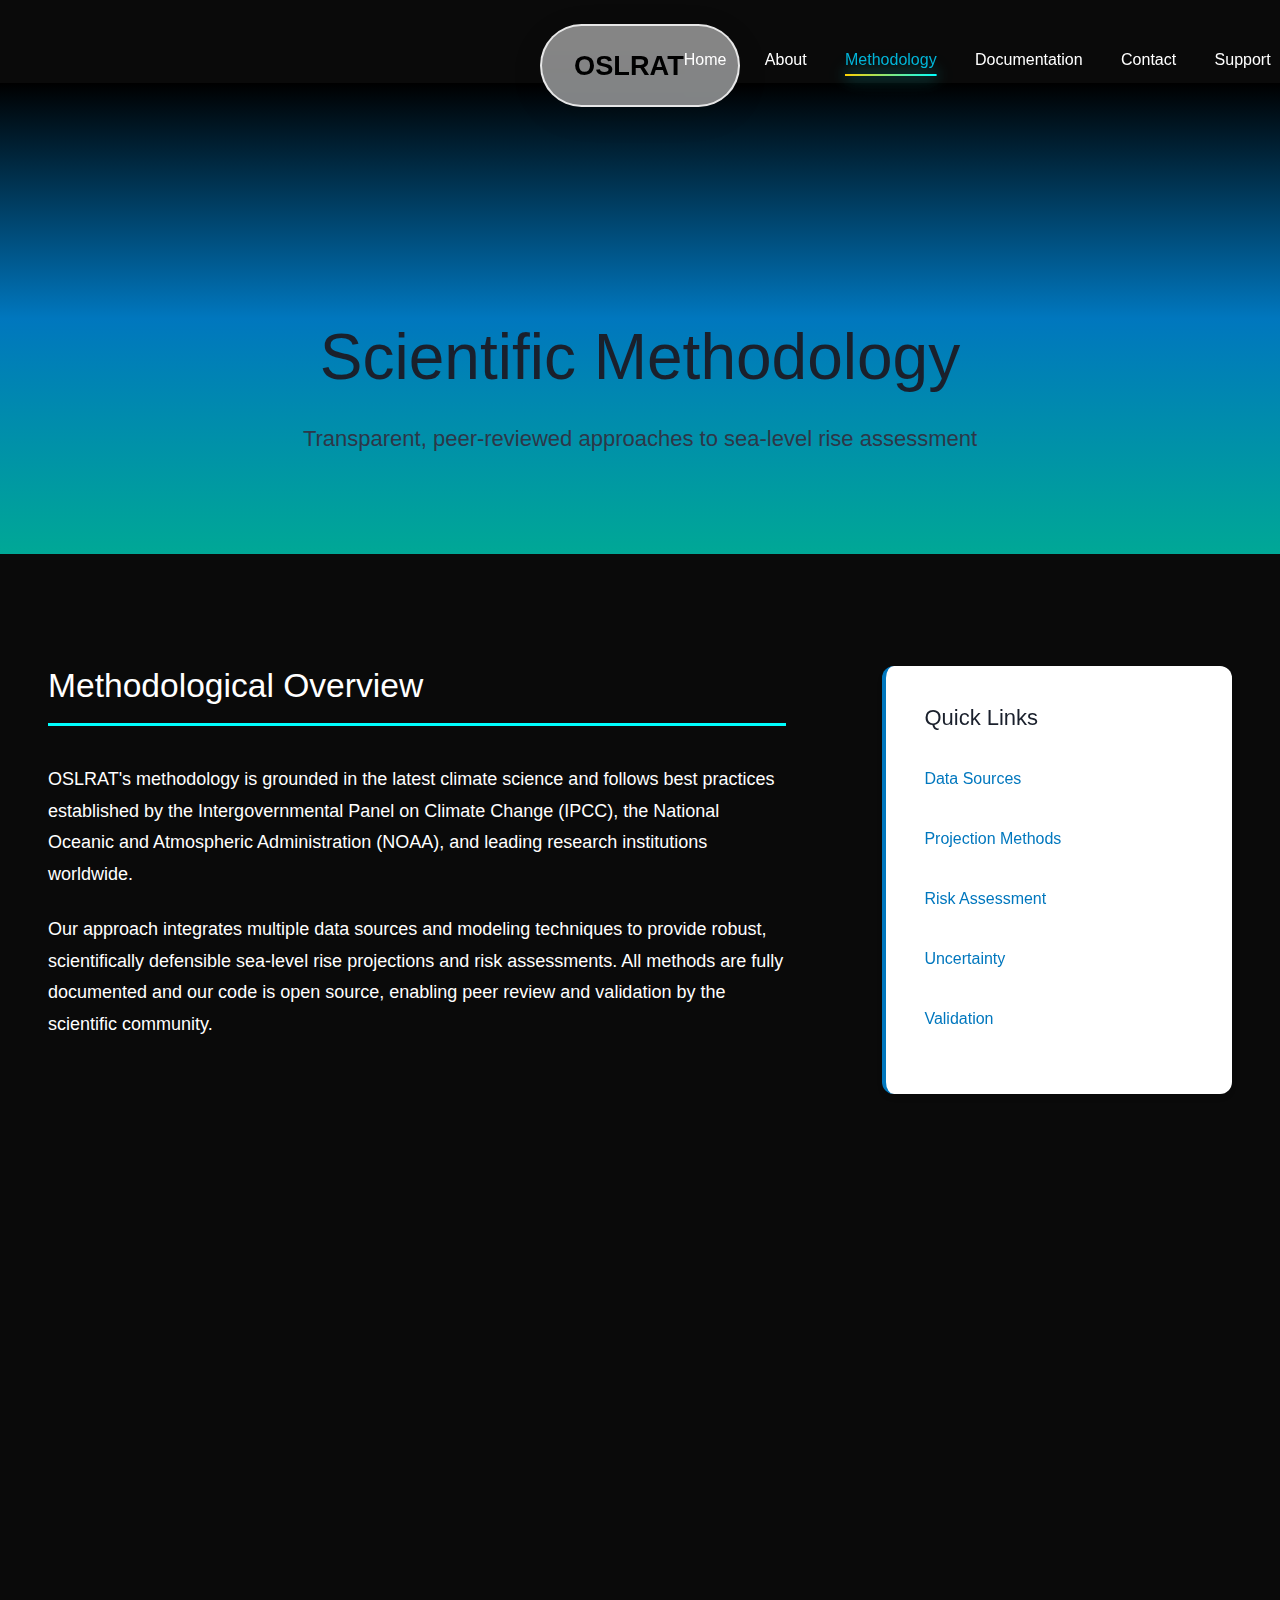
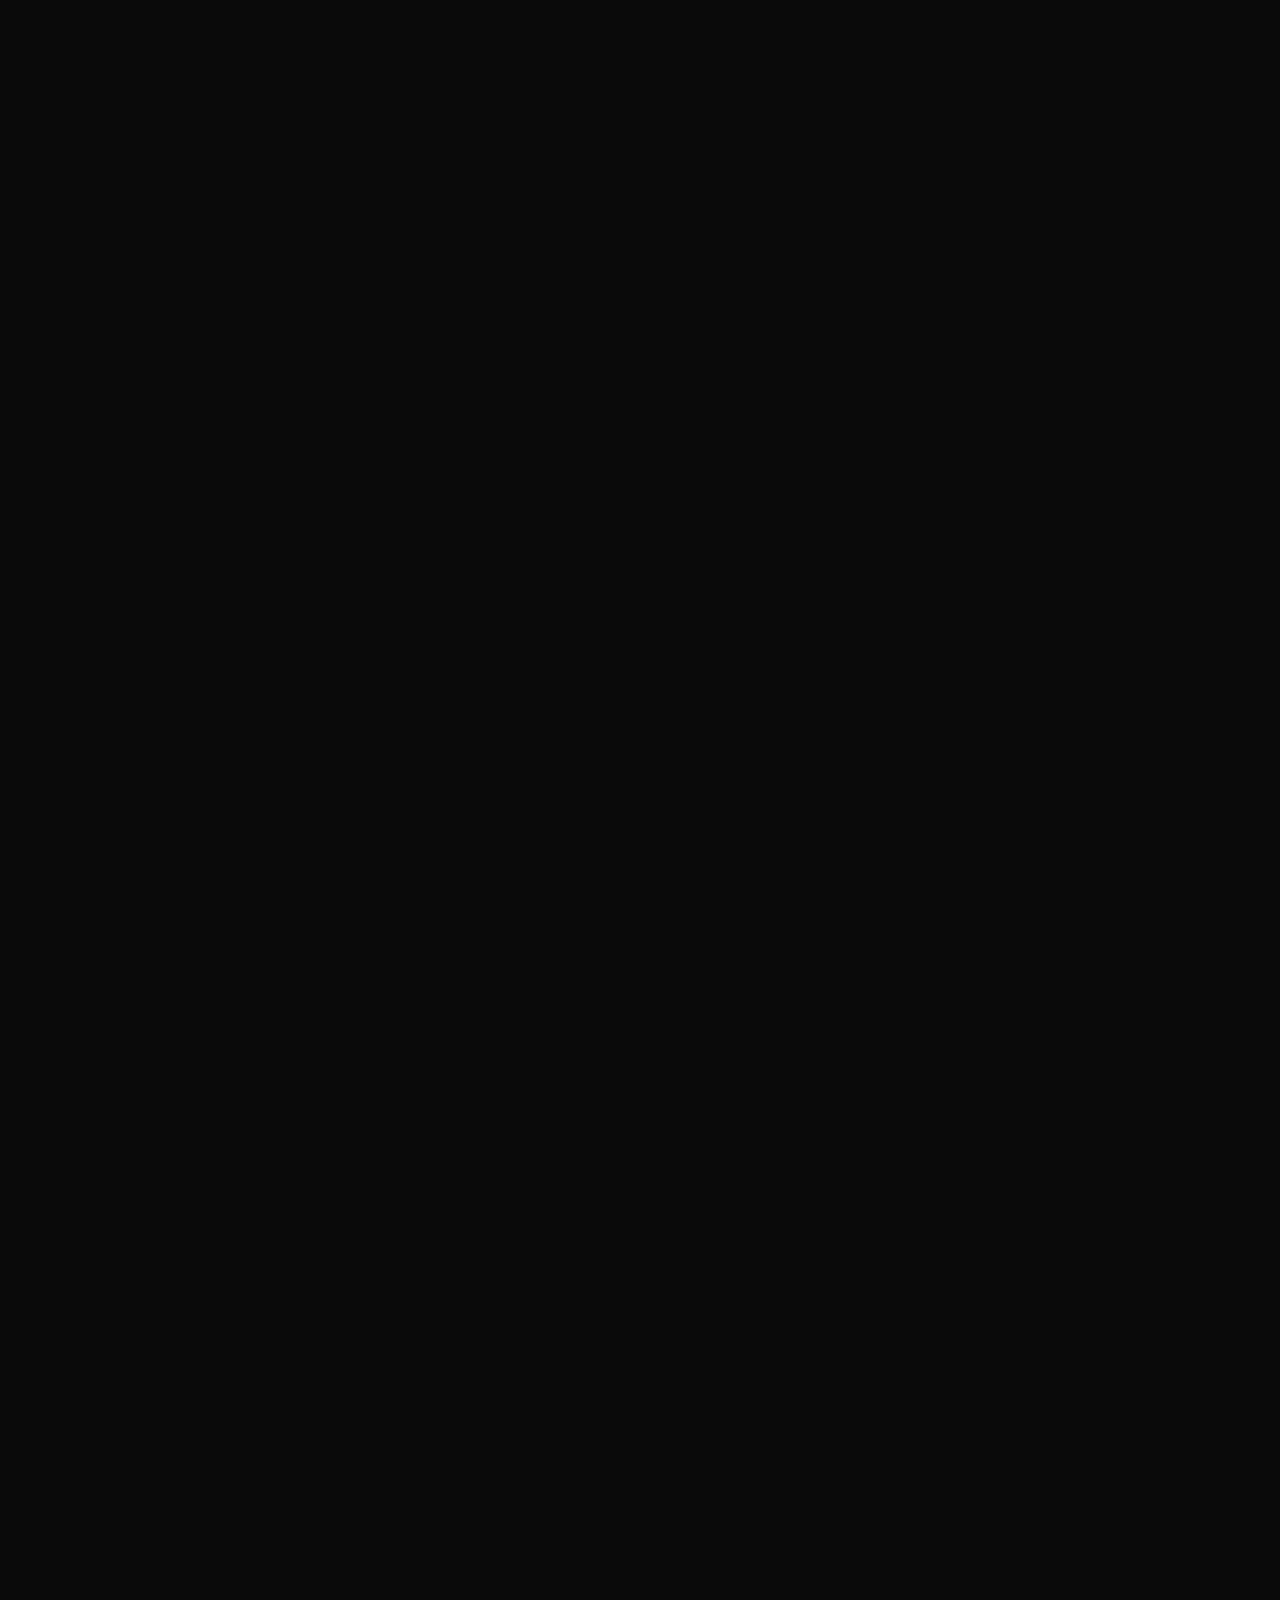
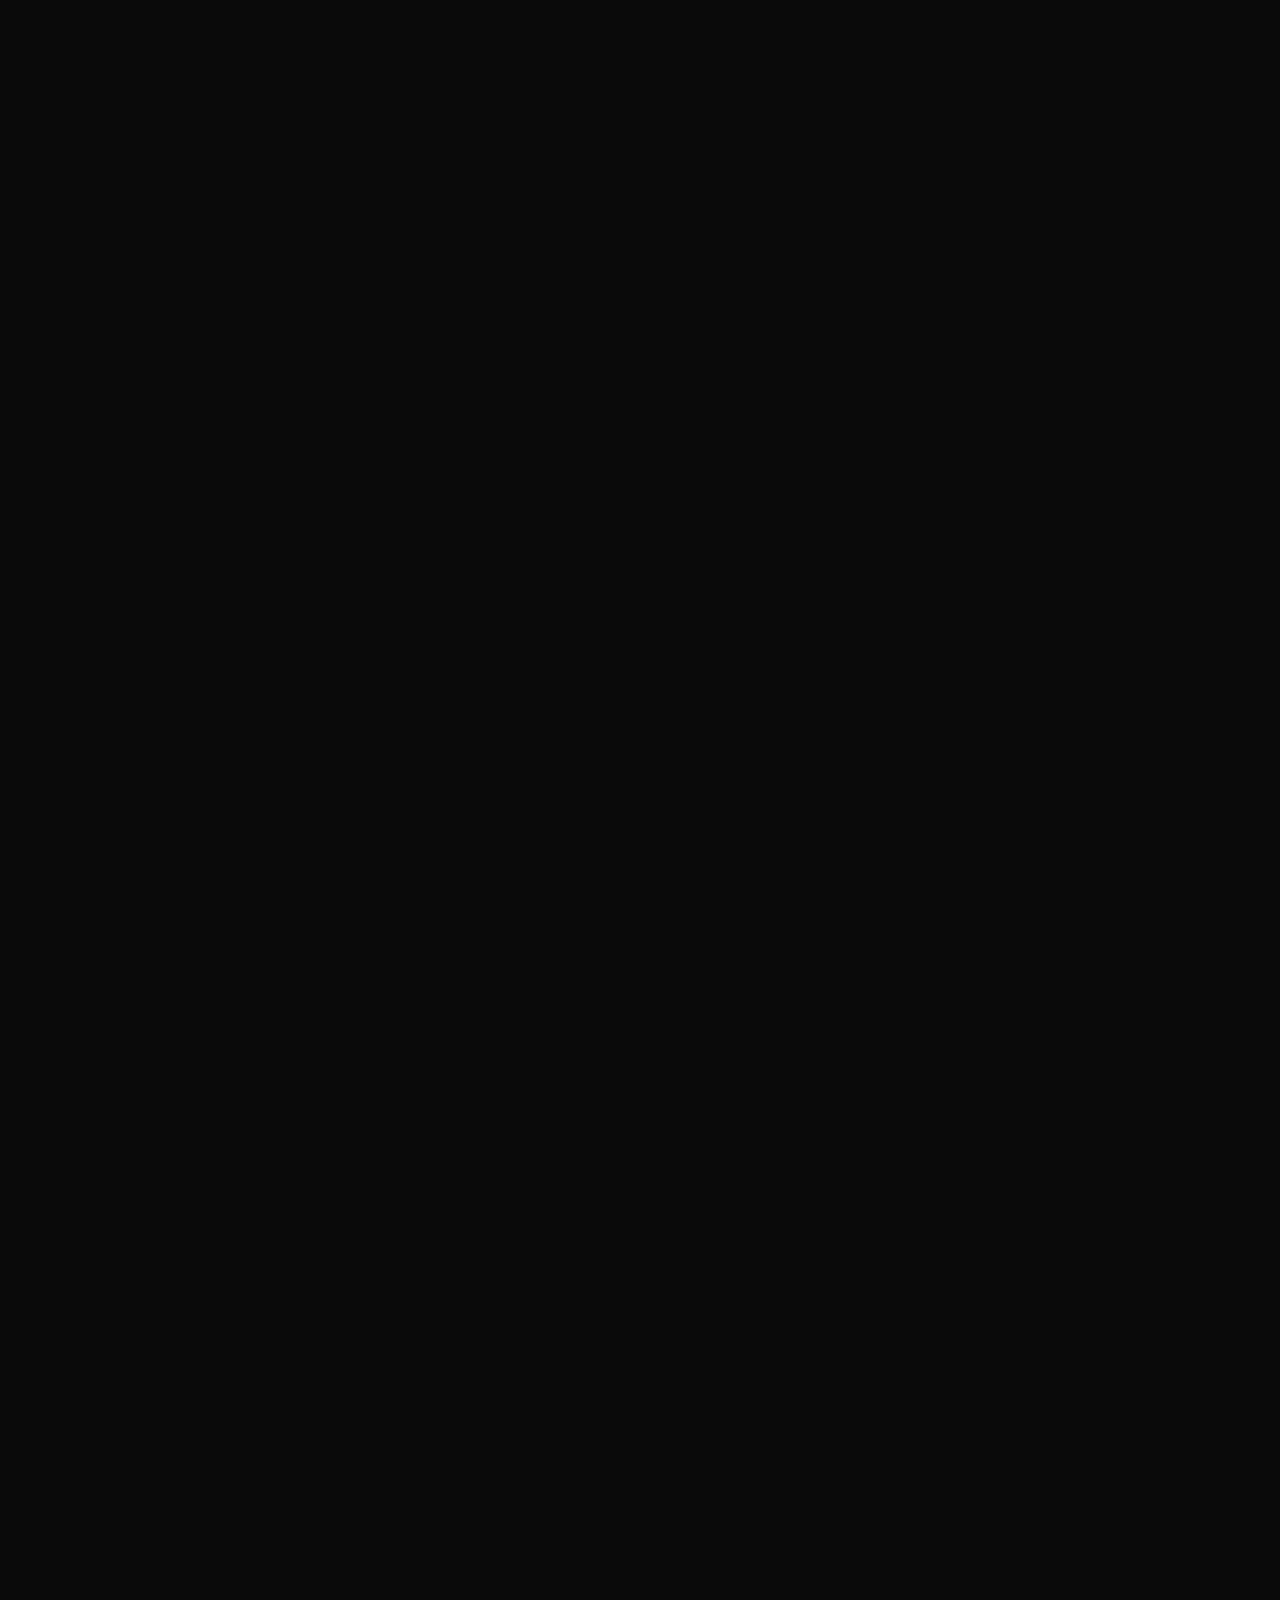
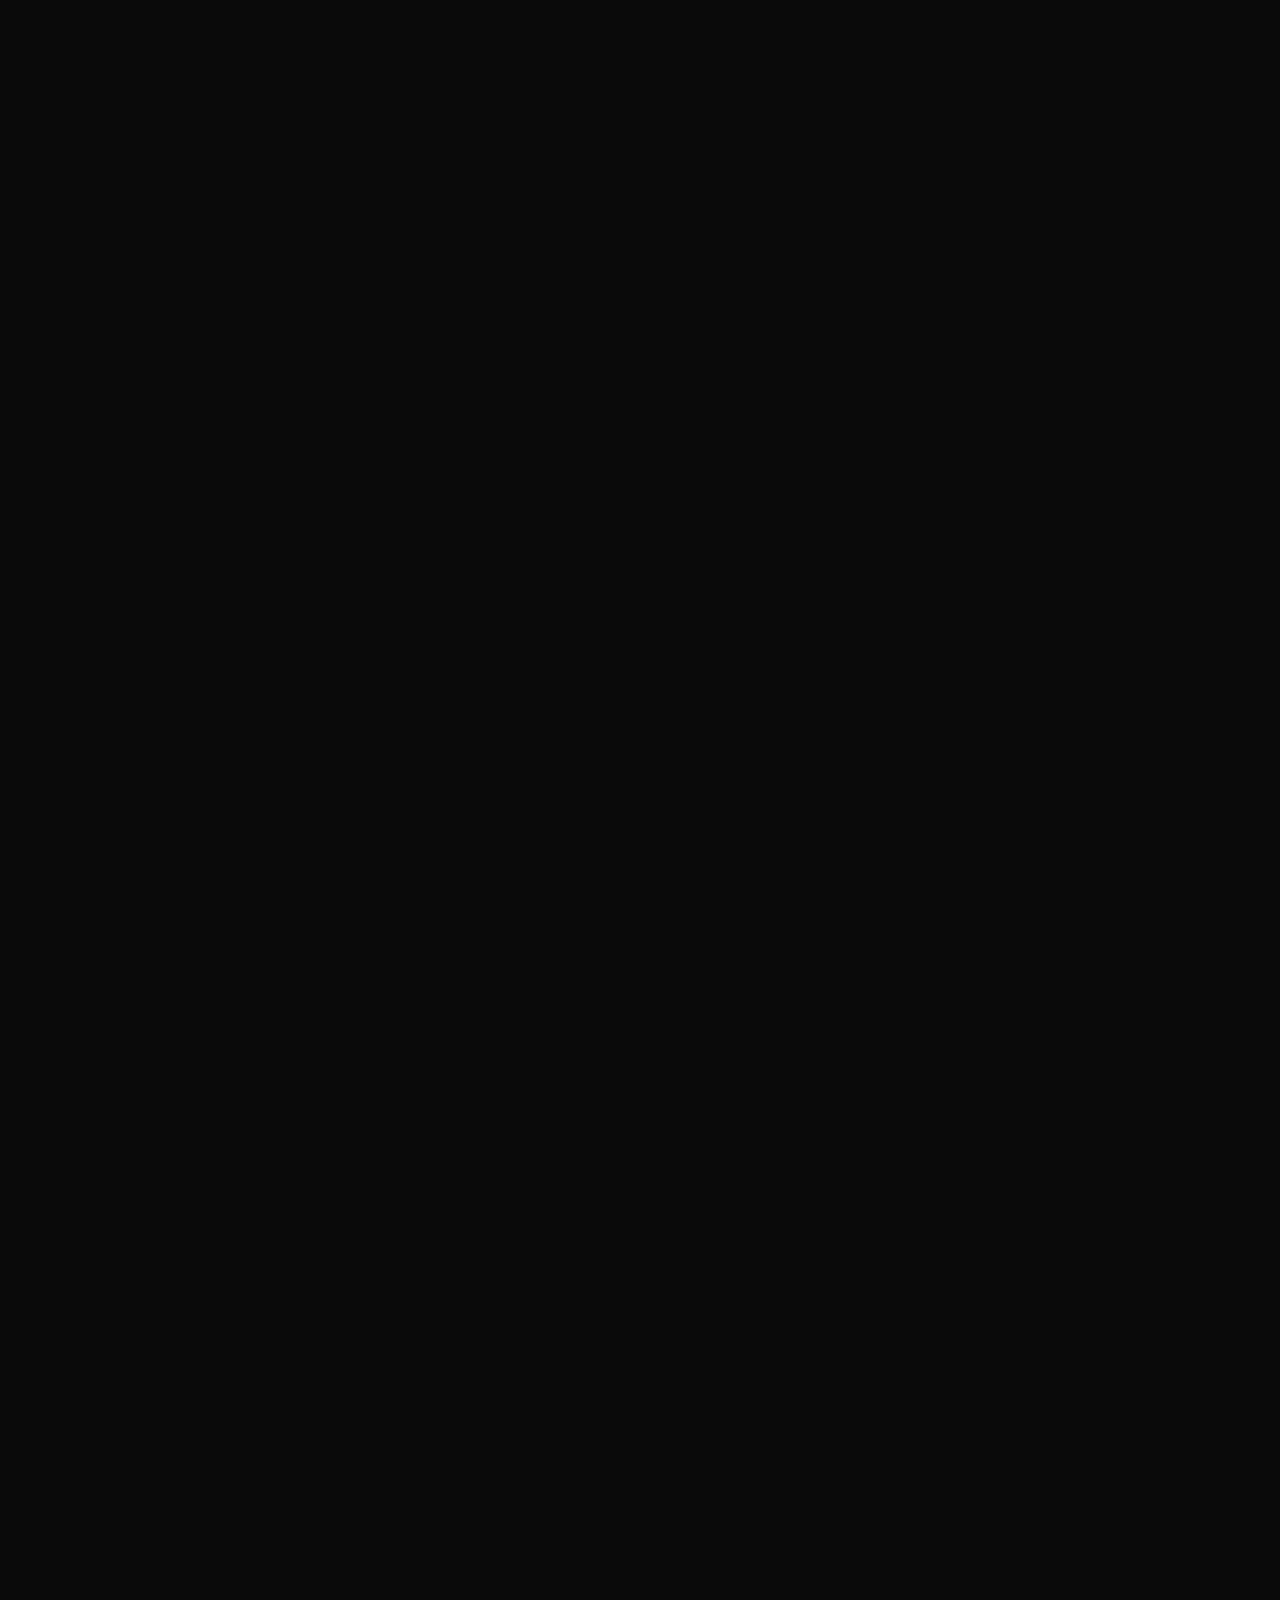
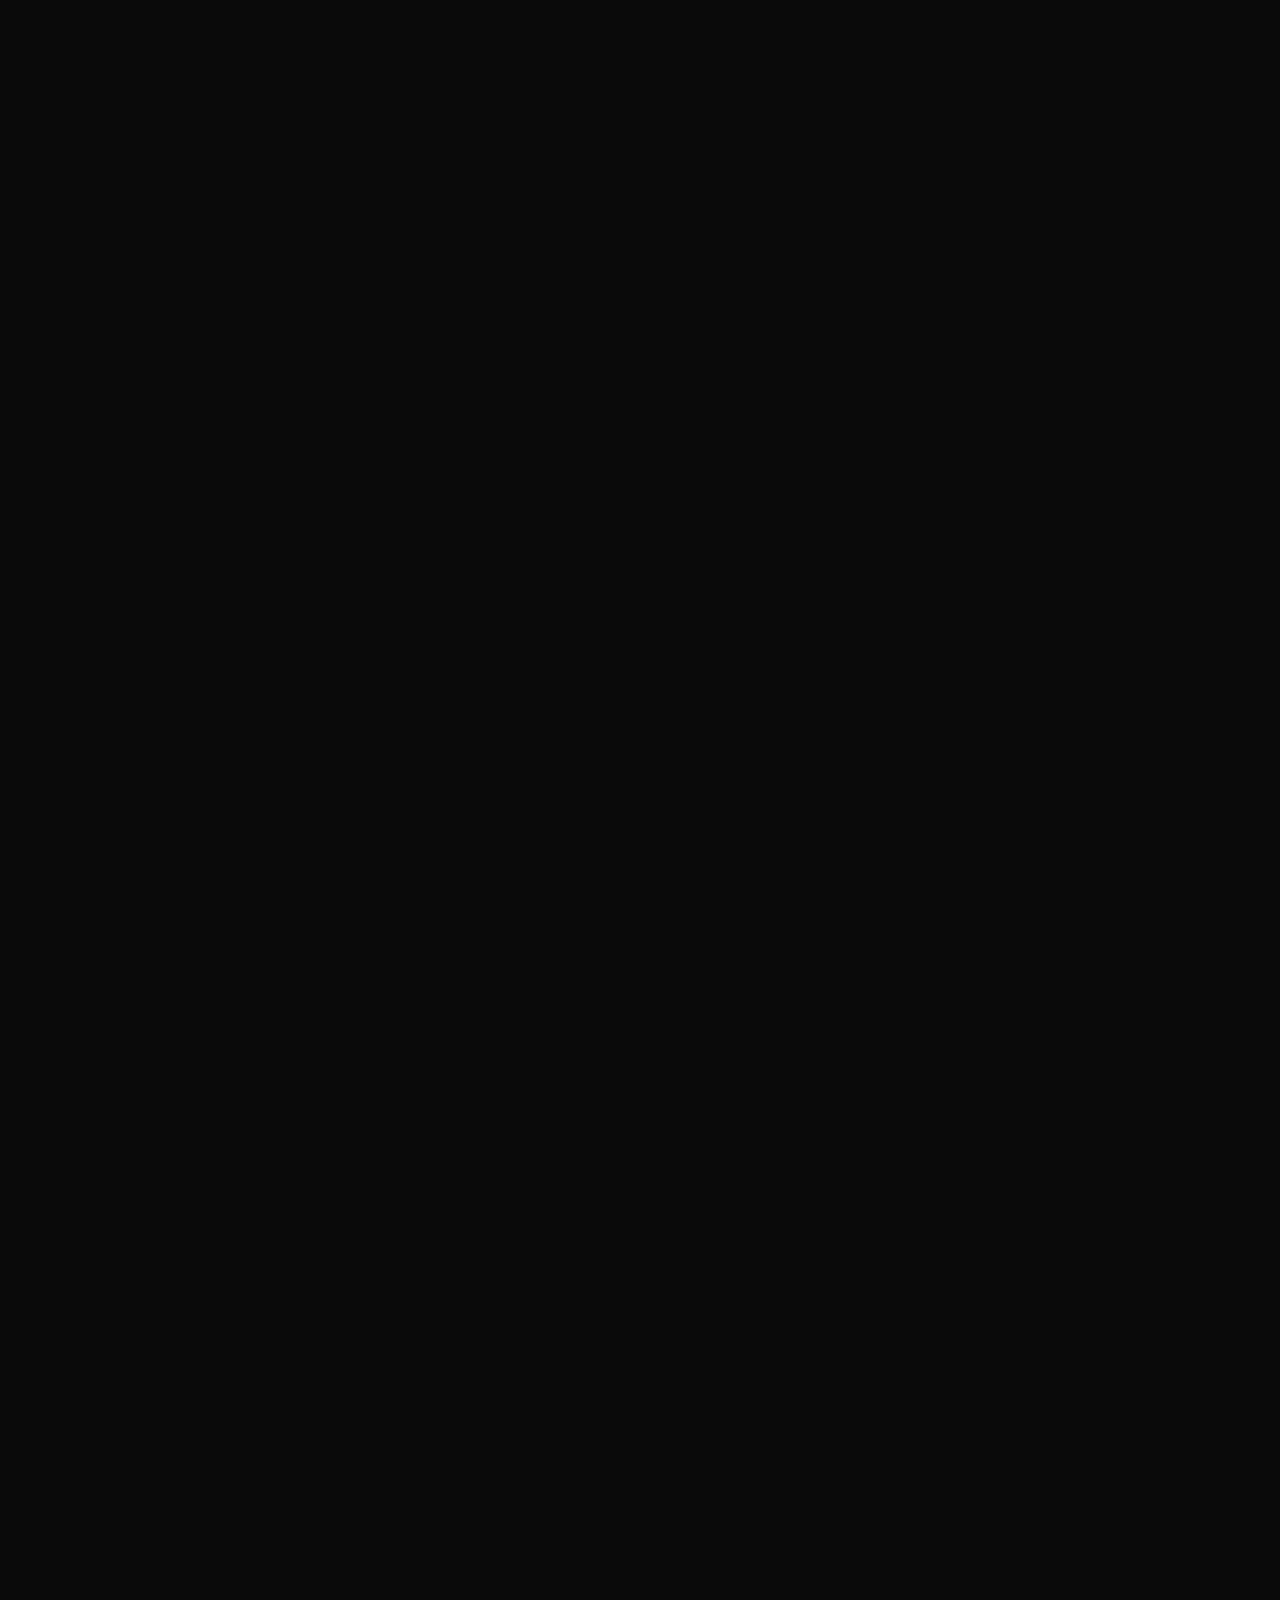
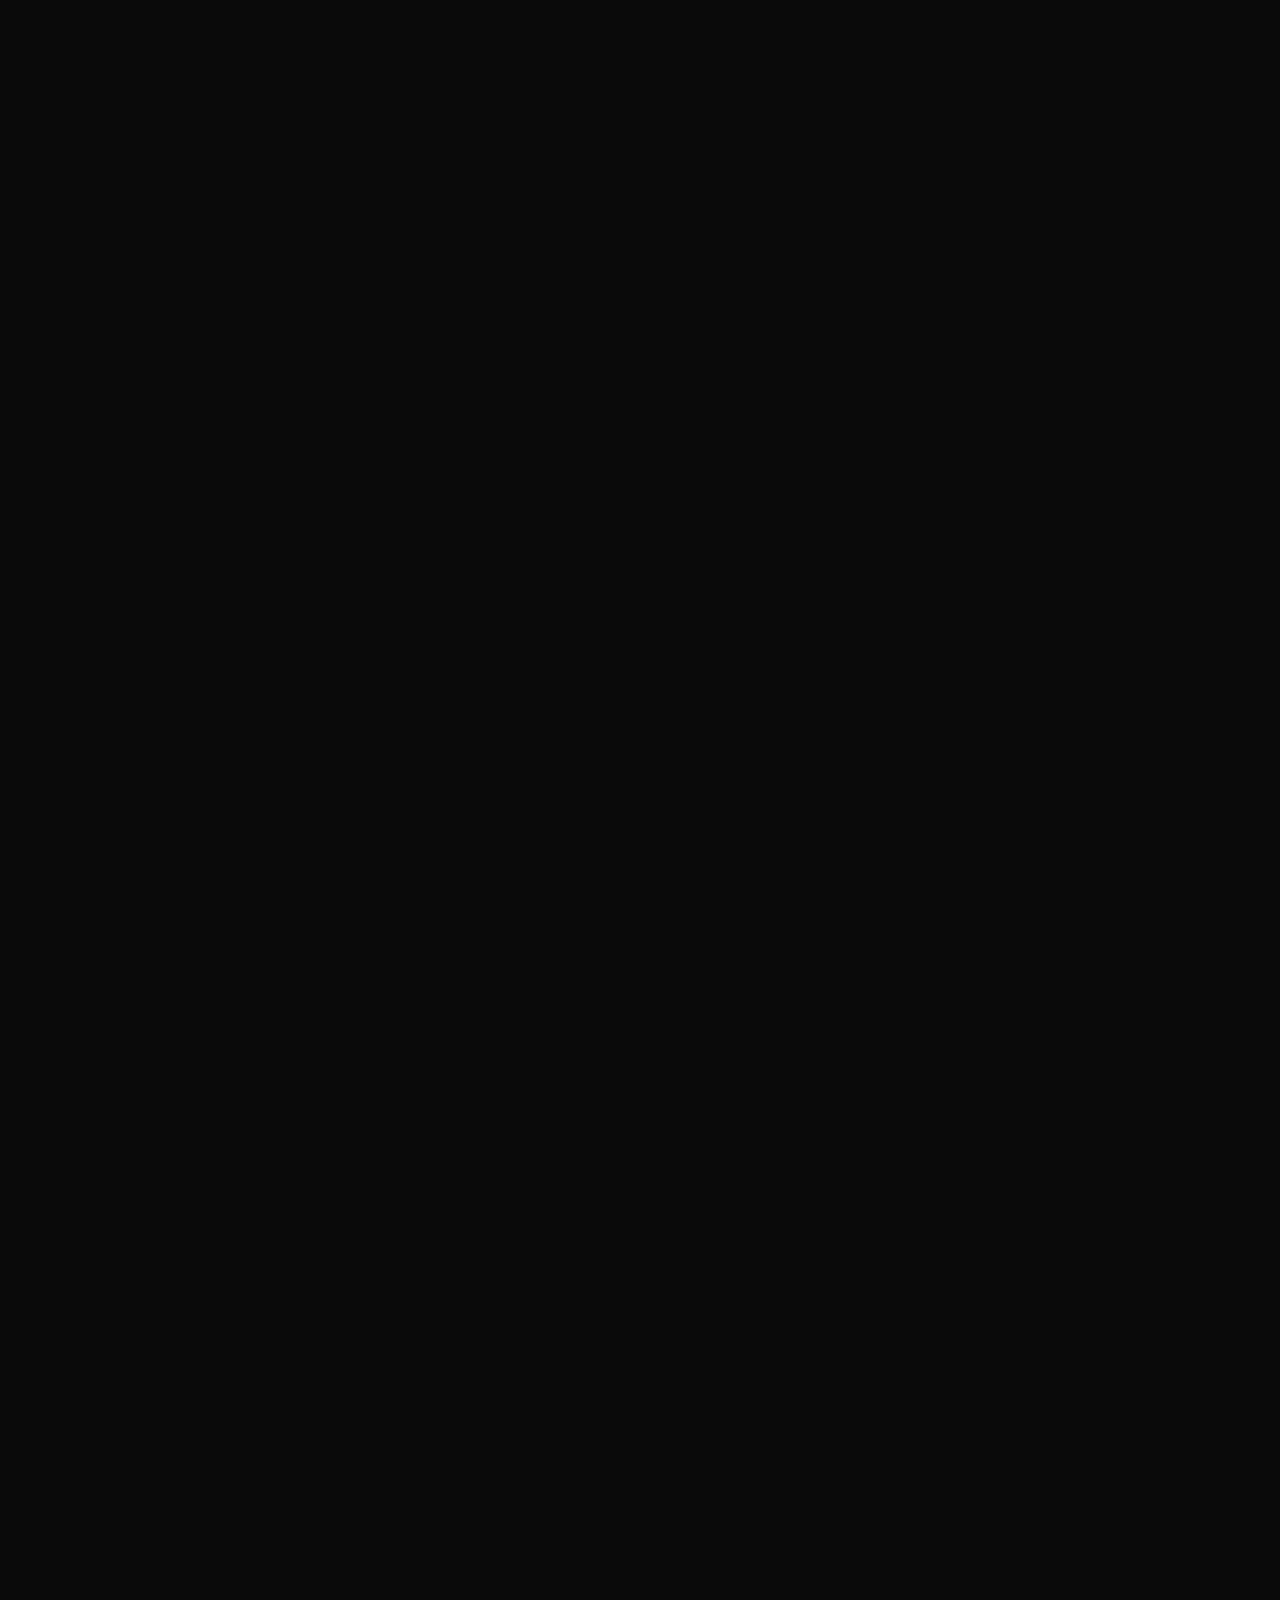
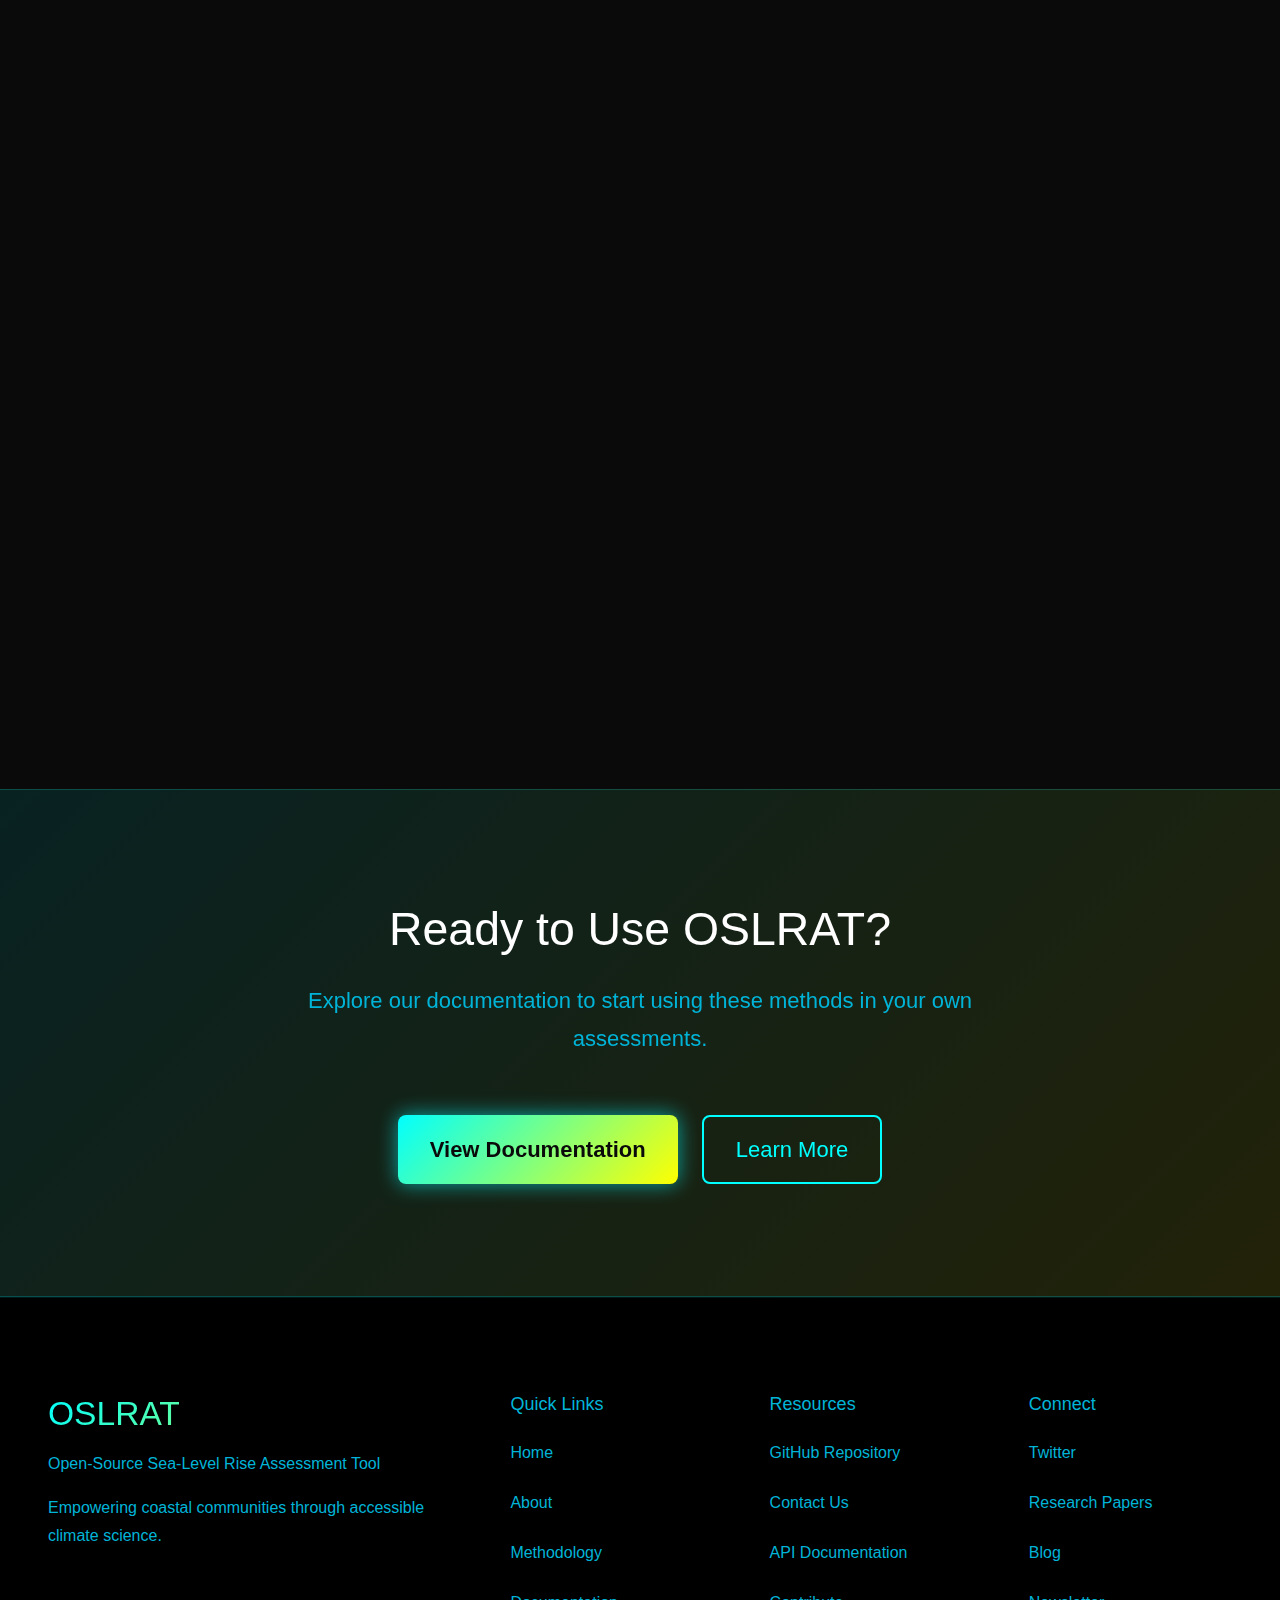
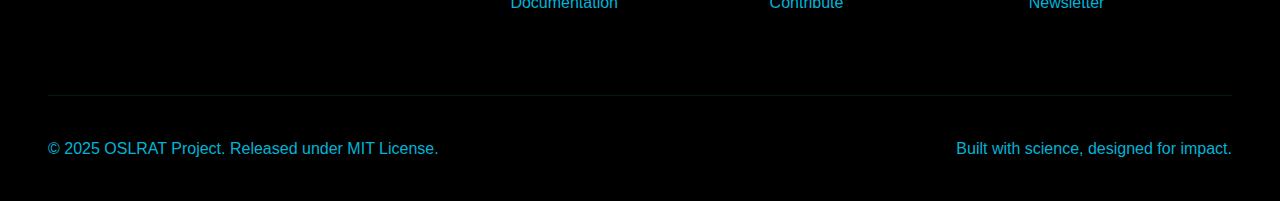
<file: methodology.html>
<!DOCTYPE html>
<html lang="en">
<head>
    <meta charset="UTF-8">
    <meta name="viewport" content="width=device-width, initial-scale=1.0">
    <meta name="description" content="Scientific methodology and data sources behind OSLRAT's sea-level rise projections">
    <title>Methodology - OSLRAT</title>
    <link rel="stylesheet" href="https://cdnjs.cloudflare.com/ajax/libs/font-awesome/6.5.1/css/all.min.css" integrity="sha512-DTOQO9RWCH3ppGqcWaEA1BIZOC6xxalwEsw9c2QQeAIftl+Vegovlnee1c9QX4TctnWMn13TZye+giMm8e2LwA==" crossorigin="anonymous" referrerpolicy="no-referrer" />
    <link rel="stylesheet" href="css/styles.css">
</head>
<body>
    <!-- Navigation -->
    <nav class="nav" id="main-nav">
        <div class="nav__container">
            <a href="index.html" class="nav__logo">
                <span class="nav__logo-text">OSLRAT</span>
            </a>

            <button class="nav__toggle" id="nav-toggle" aria-label="Toggle navigation">
                <span class="nav__toggle-bar"></span>
                <span class="nav__toggle-bar"></span>
                <span class="nav__toggle-bar"></span>
            </button>

            <ul class="nav__menu" id="nav-menu">
                <li class="nav__item"><a href="index.html" class="nav__link">Home</a></li>
                <li class="nav__item"><a href="about.html" class="nav__link">About</a></li>
                <li class="nav__item"><a href="methodology.html" class="nav__link nav__link--active">Methodology</a></li>
                <li class="nav__item"><a href="documentation.html" class="nav__link">Documentation</a></li>
                <li class="nav__item"><a href="contact.html" class="nav__link">Contact</a></li>
                <li class="nav__item"><a href="support.html" class="nav__link">Support</a></li>
                <li class="nav__item"><a href="https://github.com/Chrixco/OLSRAT_Open-Source-Sea-Level-Rise-Assessment-Tool" class="nav__link nav__link--cta" target="_blank" rel="noopener">GitHub</a></li>
            </ul>
        </div>
    </nav>

    <!-- Page Header -->
    <header class="page-header">
        <div class="container">
            <h1 class="page-header__title">Scientific Methodology</h1>
            <p class="page-header__subtitle">
                Transparent, peer-reviewed approaches to sea-level rise assessment
            </p>
        </div>
    </header>

    <!-- Main Content -->
    <main>
        <section class="section">
            <div class="container">
                <div class="content-grid">
                    <div class="content-grid__main">
                        <!-- Overview -->
                        <article class="content-block" data-animate="fade-up">
                            <h2 class="content-block__title">Methodological Overview</h2>
                            <p class="content-block__text">
                                OSLRAT's methodology is grounded in the latest climate science and follows
                                best practices established by the Intergovernmental Panel on Climate Change
                                (IPCC), the National Oceanic and Atmospheric Administration (NOAA), and
                                leading research institutions worldwide.
                            </p>
                            <p class="content-block__text">
                                Our approach integrates multiple data sources and modeling techniques to
                                provide robust, scientifically defensible sea-level rise projections and
                                risk assessments. All methods are fully documented and our code is open
                                source, enabling peer review and validation by the scientific community.
                            </p>
                        </article>

                        <!-- Data Sources -->
                        <article class="content-block" data-animate="fade-up">
                            <h2 class="content-block__title">Data Sources</h2>
                            <p class="content-block__text">
                                OSLRAT synthesizes data from multiple authoritative sources to provide
                                comprehensive and reliable projections:
                            </p>

                            <div class="data-source">
                                <div class="data-source__header">
                                    <h3 class="data-source__title">IPCC AR6 Global Sea-Level Projections</h3>
                                    <span class="data-source__badge">Primary Source</span>
                                </div>
                                <p class="data-source__description">
                                    OSLRAT uses the official IPCC Sixth Assessment Report (AR6, 2021) global mean sea-level
                                    projections dataset. This comprehensive dataset includes:
                                </p>
                                <ul class="data-source__list">
                                    <li><strong>Time Range:</strong> 2020-2150 (10-year intervals, 130-year projections)</li>
                                    <li><strong>Scenarios:</strong> All five SSP pathways (SSP1-1.9, SSP1-2.6, SSP2-4.5, SSP3-7.0, SSP5-8.5)</li>
                                    <li><strong>Uncertainty Quantiles:</strong> p05, p17, p50 (median), p83, p95 percentiles</li>
                                    <li><strong>Process Components:</strong> Thermal expansion, glacier mass loss, Greenland/Antarctic ice sheet contributions, land water storage</li>
                                    <li><strong>Confidence Levels:</strong> Medium and low confidence estimates for different processes</li>
                                </ul>
                                <p class="data-source__description">
                                    <strong>Example Values (SSP2-4.5, median p50):</strong> 0.09m by 2030, 0.56m by 2100, 1.05m by 2150
                                </p>
                            </div>

                            <div class="data-source">
                                <div class="data-source__header">
                                    <h3 class="data-source__title">CODEC Extreme Sea Level Dataset</h3>
                                    <span class="data-source__badge">Storm Surge Data</span>
                                </div>
                                <p class="data-source__description">
                                    The Coastal Dataset for Evaluating Extremes (CODEC) provides global extreme sea-level statistics
                                    derived from tide gauge records (Dullaart et al., 2020). Key features:
                                </p>
                                <ul class="data-source__list">
                                    <li><strong>Global Coverage:</strong> Worldwide coastal stations with return period estimates</li>
                                    <li><strong>Return Periods:</strong> 1, 2, 5, 10, 25, 50, 100, 250, 500, and 1000-year events</li>
                                    <li><strong>Statistical Model:</strong> Gumbel Distribution (Extreme Value Type I) for annual maxima</li>
                                    <li><strong>Parameters:</strong> Location (μ) and scale (β) fitted to observed water levels</li>
                                    <li><strong>Datum:</strong> Heights referenced to Mean Sea Level (MSL)</li>
                                </ul>
                                <p class="data-source__description">
                                    <strong>Application:</strong> Combined with SLR projections to model compound flooding scenarios
                                    (baseline sea-level rise + storm surge events).
                                </p>
                            </div>

                            <div class="data-source">
                                <div class="data-source__header">
                                    <h3 class="data-source__title">Copernicus Digital Elevation Model</h3>
                                    <span class="data-source__badge">Topography</span>
                                </div>
                                <p class="data-source__description">
                                    OSLRAT integrates with OpenTopography to automatically download Copernicus DEM data for any coastal region:
                                </p>
                                <ul class="data-source__list">
                                    <li><strong>Resolutions:</strong> 30m and 90m global coverage (85°N to 60°S)</li>
                                    <li><strong>Vertical Datum:</strong> WGS84 ellipsoid</li>
                                    <li><strong>Accuracy:</strong> ±3-5m RMSE (root mean square error)</li>
                                    <li><strong>API Integration:</strong> Automated download via OpenTopography API</li>
                                    <li><strong>Processing:</strong> Automatic reprojection and resampling to target CRS and resolution</li>
                                </ul>
                                <p class="data-source__description">
                                    <strong>Note:</strong> Users can also import higher-resolution Lidar DEMs or local elevation data
                                    where available for improved accuracy in critical areas.
                                </p>
                            </div>
                        </article>

                        <!-- Projection Methodology -->
                        <article class="content-block" data-animate="fade-up">
                            <h2 class="content-block__title">Projection Methodology</h2>

                            <h3 class="content-block__subtitle">1. Scenario Selection</h3>
                            <p class="content-block__text">
                                We use the Shared Socioeconomic Pathways (SSPs) developed for IPCC AR6:
                            </p>

                            <div class="scenario-grid">
                                <div class="scenario-card scenario-card--light">
                                    <h4 class="scenario-card__title">SSP1-1.9</h4>
                                    <p class="scenario-card__label">Very Low Emissions</p>
                                    <p class="scenario-card__description">
                                        Aggressive mitigation. Net-zero CO₂ emissions by 2050.
                                        ~0.3-0.6m rise by 2100.
                                    </p>
                                </div>

                                <div class="scenario-card scenario-card--light">
                                    <h4 class="scenario-card__title">SSP1-2.6</h4>
                                    <p class="scenario-card__label">Low Emissions</p>
                                    <p class="scenario-card__description">
                                        Strong mitigation. Consistent with Paris Agreement.
                                        ~0.4-0.7m rise by 2100.
                                    </p>
                                </div>

                                <div class="scenario-card scenario-card--light">
                                    <h4 class="scenario-card__title">SSP2-4.5</h4>
                                    <p class="scenario-card__label">Intermediate Emissions</p>
                                    <p class="scenario-card__description">
                                        Middle-of-the-road pathway. Moderate mitigation.
                                        ~0.5-0.8m rise by 2100.
                                    </p>
                                </div>

                                <div class="scenario-card scenario-card--light">
                                    <h4 class="scenario-card__title">SSP3-7.0</h4>
                                    <p class="scenario-card__label">High Emissions</p>
                                    <p class="scenario-card__description">
                                        Limited mitigation. Regional rivalry.
                                        ~0.6-1.0m rise by 2100.
                                    </p>
                                </div>

                                <div class="scenario-card scenario-card--light">
                                    <h4 class="scenario-card__title">SSP5-8.5</h4>
                                    <p class="scenario-card__label">Very High Emissions</p>
                                    <p class="scenario-card__description">
                                        Fossil fuel development. No mitigation.
                                        ~0.7-1.3m rise by 2100 (possibly higher).
                                    </p>
                                </div>
                            </div>

                            <h3 class="content-block__subtitle">2. Calculation Process</h3>
                            <p class="content-block__text">
                                Our projection calculations follow this process:
                            </p>

                            <ol class="process-steps">
                                <li class="process-step">
                                    <h4 class="process-step__title">Global Mean Sea-Level Projection</h4>
                                    <p class="process-step__text">
                                        Extract global mean sea-level rise projections for the selected
                                        scenario and time period from IPCC AR6 data.
                                    </p>
                                </li>
                                <li class="process-step">
                                    <h4 class="process-step__title">Regional Adjustment</h4>
                                    <p class="process-step__text">
                                        Apply regional patterns of sea-level change based on ocean dynamics,
                                        gravitational effects, and local factors. Some regions experience
                                        higher or lower sea-level rise than the global mean.
                                    </p>
                                </li>
                                <li class="process-step">
                                    <h4 class="process-step__title">Vertical Land Motion Correction</h4>
                                    <p class="process-step__text">
                                        Incorporate vertical land motion (subsidence or uplift) using GPS
                                        measurements and geological models. This is critical for accurate
                                        local projections.
                                    </p>
                                </li>
                                <li class="process-step">
                                    <h4 class="process-step__title">Uncertainty Quantification</h4>
                                    <p class="process-step__text">
                                        Calculate confidence intervals (typically 17th-83rd percentiles and
                                        5th-95th percentiles) to represent projection uncertainty from
                                        multiple sources.
                                    </p>
                                </li>
                            </ol>

                            <div class="info-box info-box--info">
                                <h4 class="info-box__title">Flood Mapping Algorithm</h4>
                                <p class="info-box__text">
                                    OSLRAT uses a static water-level threshold approach for inundation mapping:
                                </p>
                                <div class="equation">
                                    Flooded = 1 if DEM_elevation ≤ Water_Level<br>
                                    Flooded = 0 if DEM_elevation &gt; Water_Level
                                </div>
                                <p class="info-box__text">
                                    Where:
                                </p>
                                <ul class="info-box__list">
                                    <li><strong>Water_Level</strong> = Global_SLR + Return_Level + Vertical_Offset</li>
                                    <li><strong>Global_SLR</strong> = IPCC AR6 projection for selected scenario/year/quantile</li>
                                    <li><strong>Return_Level</strong> = CODEC storm surge height (optional, for compound flooding)</li>
                                    <li><strong>Vertical_Offset</strong> = User-defined adjustment (e.g., for subsidence)</li>
                                    <li><strong>DEM_elevation</strong> = Terrain height from digital elevation model</li>
                                </ul>
                                <p class="info-box__text">
                                    <strong>Gumbel Distribution for Extreme Sea Levels:</strong><br>
                                    Return Level (T years) = μ - β × ln(-ln(1 - 1/T))<br>
                                    where μ = location parameter, β = scale parameter
                                </p>
                            </div>
                        </article>

                        <!-- Risk Assessment -->
                        <article class="content-block" data-animate="fade-up">
                            <h2 class="content-block__title">Risk Assessment Methodology</h2>

                            <h3 class="content-block__subtitle">Exposure Analysis</h3>
                            <p class="content-block__text">
                                We identify areas exposed to sea-level rise using:
                            </p>
                            <ul class="content-block__list">
                                <li>Digital elevation models to map low-lying coastal areas</li>
                                <li>Hydrodynamic connectivity analysis to identify flood pathways</li>
                                <li>Storm surge and wave runup modeling for extreme event assessment</li>
                                <li>Population and infrastructure datasets to quantify exposed assets</li>
                            </ul>

                            <h3 class="content-block__subtitle">Vulnerability Assessment</h3>
                            <p class="content-block__text">
                                OSLRAT includes a Social Vulnerability Index (SVI) algorithm for assessing community resilience:
                            </p>

                            <div class="info-box info-box--info">
                                <h4 class="info-box__title">Social Vulnerability Index (SVI) Formula</h4>
                                <div class="equation">
                                    SVI = w_neg × mean(normalized_neg_indicators) + w_pos × mean(1 - normalized_pos_indicators)
                                </div>
                                <p class="info-box__text">
                                    Where:
                                </p>
                                <ul class="info-box__list">
                                    <li><strong>neg_indicators:</strong> Higher values = worse conditions (e.g., poverty%, unemployment%, elderly population%)</li>
                                    <li><strong>pos_indicators:</strong> Higher values = better conditions (e.g., healthcare access%, education%, median income)</li>
                                    <li><strong>Normalization:</strong> Min-max scaling to [0, 1] range within the dataset</li>
                                    <li><strong>Weights:</strong> Default w_neg = 0.6, w_pos = 0.4 (user-configurable)</li>
                                    <li><strong>Output:</strong> SVI score from 0 (low vulnerability) to 1 (high vulnerability)</li>
                                </ul>
                            </div>

                            <div class="vulnerability-factors">
                                <div class="vulnerability-factor vulnerability-factor--light">
                                    <h4 class="vulnerability-factor__title">Physical Exposure</h4>
                                    <p class="vulnerability-factor__text">
                                        Area-based flood exposure analysis with polygon-level statistics (flooded area%, impact ratios)
                                    </p>
                                </div>
                                <div class="vulnerability-factor vulnerability-factor--light">
                                    <h4 class="vulnerability-factor__title">Population Impact</h4>
                                    <p class="vulnerability-factor__text">
                                        Population affected by inundation with distribution modes (simple or proportional by area)
                                    </p>
                                </div>
                                <div class="vulnerability-factor vulnerability-factor--light">
                                    <h4 class="vulnerability-factor__title">Social Vulnerability</h4>
                                    <p class="vulnerability-factor__text">
                                        Composite SVI scores combining demographic, economic, and social factors
                                    </p>
                                </div>
                                <div class="vulnerability-factor vulnerability-factor--light">
                                    <h4 class="vulnerability-factor__title">Compound Risks</h4>
                                    <p class="vulnerability-factor__text">
                                        Combined baseline SLR + storm surge return periods for comprehensive flood scenarios
                                    </p>
                                </div>
                            </div>

                            <h3 class="content-block__subtitle">Risk Calculation</h3>
                            <p class="content-block__text">
                                Risk is calculated as the combination of hazard probability, exposure, and vulnerability:
                            </p>
                            <div class="equation">
                                Risk = Hazard × Exposure × Vulnerability
                            </div>
                        </article>

                        <!-- Uncertainty & Limitations -->
                        <article class="content-block" data-animate="fade-up">
                            <h2 class="content-block__title">Uncertainty and Limitations</h2>
                            <p class="content-block__text">
                                We acknowledge and communicate several sources of uncertainty in our projections:
                            </p>

                            <div class="limitation-item">
                                <h4 class="limitation-item__title">Climate Model Uncertainty</h4>
                                <p class="limitation-item__text">
                                    Different climate models produce varying projections. We use ensemble
                                    means and ranges to capture this uncertainty, but individual outcomes
                                    may fall outside these ranges.
                                </p>
                            </div>

                            <div class="limitation-item">
                                <h4 class="limitation-item__title">Ice Sheet Dynamics</h4>
                                <p class="limitation-item__text">
                                    The behavior of Antarctic and Greenland ice sheets under warming is
                                    uncertain. Potential instabilities could lead to higher sea-level rise
                                    than current projections, particularly under high-emission scenarios.
                                </p>
                            </div>

                            <div class="limitation-item">
                                <h4 class="limitation-item__title">Vertical Land Motion</h4>
                                <p class="limitation-item__text">
                                    Local land subsidence or uplift rates can be difficult to measure and
                                    may change over time due to groundwater extraction, sediment compaction,
                                    or tectonic processes.
                                </p>
                            </div>

                            <div class="limitation-item">
                                <h4 class="limitation-item__title">Elevation Data Accuracy</h4>
                                <p class="limitation-item__text">
                                    Digital elevation model errors, particularly in coastal zones and vegetated
                                    areas, can affect the accuracy of exposure assessments. High-quality lidar
                                    data improves accuracy where available.
                                </p>
                            </div>

                            <div class="limitation-item">
                                <h4 class="limitation-item__title">Future Development</h4>
                                <p class="limitation-item__text">
                                    Our risk assessments use current population and infrastructure distributions.
                                    Future development patterns will change exposure and vulnerability.
                                </p>
                            </div>

                            <div class="info-box info-box--warning">
                                <h4 class="info-box__title">Important Note on Projections</h4>
                                <p class="info-box__text">
                                    These projections represent our best scientific understanding based on
                                    current knowledge. They should be used for planning purposes with awareness
                                    of their uncertainties. Consider multiple scenarios and include safety
                                    margins in adaptation planning.
                                </p>
                            </div>
                        </article>

                        <!-- Validation -->
                        <article class="content-block" data-animate="fade-up">
                            <h2 class="content-block__title">Validation and Quality Assurance</h2>
                            <p class="content-block__text">
                                We validate our projections and methods through:
                            </p>

                            <ul class="content-block__list">
                                <li><strong>Hindcasting:</strong> Testing model accuracy against historical sea-level observations</li>
                                <li><strong>Cross-validation:</strong> Comparing our results with published studies and other tools</li>
                                <li><strong>Peer review:</strong> Publishing methods in scientific journals</li>
                                <li><strong>Community feedback:</strong> Incorporating input from users and domain experts</li>
                                <li><strong>Continuous updates:</strong> Integrating new data and improved methods as they become available</li>
                            </ul>
                        </article>

                        <!-- References -->
                        <article class="content-block" data-animate="fade-up">
                            <h2 class="content-block__title">Key References</h2>
                            <div class="references">
                                <div class="reference">
                                    <p class="reference__citation">
                                        IPCC (2021). Climate Change 2021: The Physical Science Basis. Contribution
                                        of Working Group I to the Sixth Assessment Report of the Intergovernmental
                                        Panel on Climate Change. Cambridge University Press.
                                        DOI: 10.1017/9781009157896
                                    </p>
                                </div>

                                <div class="reference">
                                    <p class="reference__citation">
                                        Fox-Kemper, B., et al. (2021). Ocean, Cryosphere and Sea Level Change.
                                        In Climate Change 2021: The Physical Science Basis. IPCC AR6 WGI Chapter 9.
                                    </p>
                                </div>

                                <div class="reference">
                                    <p class="reference__citation">
                                        Dullaart, J. C. M., et al. (2020). Coastal Dataset for Evaluating Extremes
                                        in Storm Surge and Total Water Level. Scientific Data, 7, 40.
                                        DOI: 10.1038/s41597-020-0381-2
                                    </p>
                                </div>

                                <div class="reference">
                                    <p class="reference__citation">
                                        European Commission (2021). Copernicus Digital Elevation Model (DEM).
                                        Distributed via OpenTopography (https://opentopography.org/).
                                    </p>
                                </div>

                                <div class="reference">
                                    <p class="reference__citation">
                                        Coles, S. (2001). An Introduction to Statistical Modeling of Extreme Values.
                                        Springer-Verlag. [Gumbel Distribution methodology]
                                    </p>
                                </div>

                                <div class="reference">
                                    <p class="reference__citation">
                                        Flanagan, B. E., et al. (2011). A social vulnerability index for disaster
                                        management. Journal of Homeland Security and Emergency Management, 8(1).
                                    </p>
                                </div>
                            </div>
                        </article>
                    </div>

                    <!-- Sidebar -->
                    <aside class="content-grid__sidebar">
                        <div class="sidebar-card sidebar-card--light" data-animate="fade-up">
                            <h3 class="sidebar-card__title">Quick Links</h3>
                            <ul class="sidebar-card__links">
                                <li><a href="#data-sources" class="sidebar-card__link">Data Sources</a></li>
                                <li><a href="#projections" class="sidebar-card__link">Projection Methods</a></li>
                                <li><a href="#risk" class="sidebar-card__link">Risk Assessment</a></li>
                                <li><a href="#uncertainty" class="sidebar-card__link">Uncertainty</a></li>
                                <li><a href="#validation" class="sidebar-card__link">Validation</a></li>
                            </ul>
                        </div>

                        <div class="sidebar-card sidebar-card--light" data-animate="fade-up" style="animation-delay: 0.1s">
                            <h3 class="sidebar-card__title">Latest Research</h3>
                            <p class="sidebar-card__text">
                                Our methodology is continuously updated based on the latest peer-reviewed
                                research in climate science and coastal risk assessment.
                            </p>
                            <a href="https://github.com/Chrixco/OLSRAT_Open-Source-Sea-Level-Rise-Assessment-Tool#citations" class="btn btn--small btn--secondary" target="_blank" rel="noopener">View Publications</a>
                        </div>

                        <div class="sidebar-card sidebar-card--light" data-animate="fade-up" style="animation-delay: 0.2s">
                            <h3 class="sidebar-card__title">Technical Details</h3>
                            <p class="sidebar-card__text">
                                For complete technical specifications and algorithm documentation, see our
                                GitHub repository.
                            </p>
                            <a href="https://github.com/Chrixco/OLSRAT_Open-Source-Sea-Level-Rise-Assessment-Tool" class="btn btn--small btn--primary" target="_blank" rel="noopener">
                                View on GitHub
                            </a>
                        </div>
                    </aside>
                </div>
            </div>
        </section>

        <!-- CTA Section -->
        <section class="cta section section--accent">
            <div class="container">
                <div class="cta__content">
                    <h2 class="cta__title">Ready to Use OSLRAT?</h2>
                    <p class="cta__description">
                        Explore our documentation to start using these methods in your own assessments.
                    </p>
                    <div class="cta__actions">
                        <a href="documentation.html" class="btn btn--large btn--primary">View Documentation</a>
                        <a href="about.html" class="btn btn--large btn--outline">Learn More</a>
                    </div>
                </div>
            </div>
        </section>
    </main>

    <!-- Footer -->
    <footer class="footer">
        <div class="container">
            <div class="footer__content">
                <div class="footer__section">
                    <h3 class="footer__title">OSLRAT</h3>
                    <p class="footer__description">
                        Open-Source Sea-Level Rise Assessment Tool
                    </p>
                    <p class="footer__description">
                        Empowering coastal communities through accessible climate science.
                    </p>
                </div>

                <div class="footer__section">
                    <h4 class="footer__heading">Quick Links</h4>
                    <ul class="footer__links">
                        <li><a href="index.html" class="footer__link">Home</a></li>
                        <li><a href="about.html" class="footer__link">About</a></li>
                        <li><a href="methodology.html" class="footer__link">Methodology</a></li>
                        <li><a href="documentation.html" class="footer__link">Documentation</a></li>
                    </ul>
                </div>

                <div class="footer__section">
                    <h4 class="footer__heading">Resources</h4>
                    <ul class="footer__links">
                        <li><a href="https://github.com/Chrixco/OLSRAT_Open-Source-Sea-Level-Rise-Assessment-Tool" class="footer__link" target="_blank" rel="noopener">GitHub Repository</a></li>
                        <li><a href="contact.html" class="footer__link">Contact Us</a></li>
                        <li><a href="documentation.html" class="footer__link">API Documentation</a></li>
                        <li><a href="https://github.com/Chrixco/OLSRAT_Open-Source-Sea-Level-Rise-Assessment-Tool/blob/main/CONTRIBUTING.md" class="footer__link" target="_blank" rel="noopener">Contribute</a></li>
                    </ul>
                </div>

                <div class="footer__section">
                    <h4 class="footer__heading">Connect</h4>
                    <ul class="footer__links">
                        <li><a href="https://twitter.com" class="footer__link" target="_blank" rel="noopener">Twitter</a></li>
                        <li><a href="https://github.com/Chrixco/OLSRAT_Open-Source-Sea-Level-Rise-Assessment-Tool#citations" class="footer__link" target="_blank" rel="noopener">Research Papers</a></li>
                        <li><a href="https://github.com/Chrixco/OLSRAT_Open-Source-Sea-Level-Rise-Assessment-Tool/discussions" class="footer__link" target="_blank" rel="noopener">Blog</a></li>
                        <li><a href="contact.html" class="footer__link">Newsletter</a></li>
                    </ul>
                </div>
            </div>

            <div class="footer__bottom">
                <p class="footer__copyright">
                    &copy; 2025 OSLRAT Project. Released under MIT License.
                </p>
                <p class="footer__credit">
                    Built with science, designed for impact.
                </p>
            </div>
        </div>
    </footer>

    <script src="js/script.js"></script>
</body>
</html>
</file>
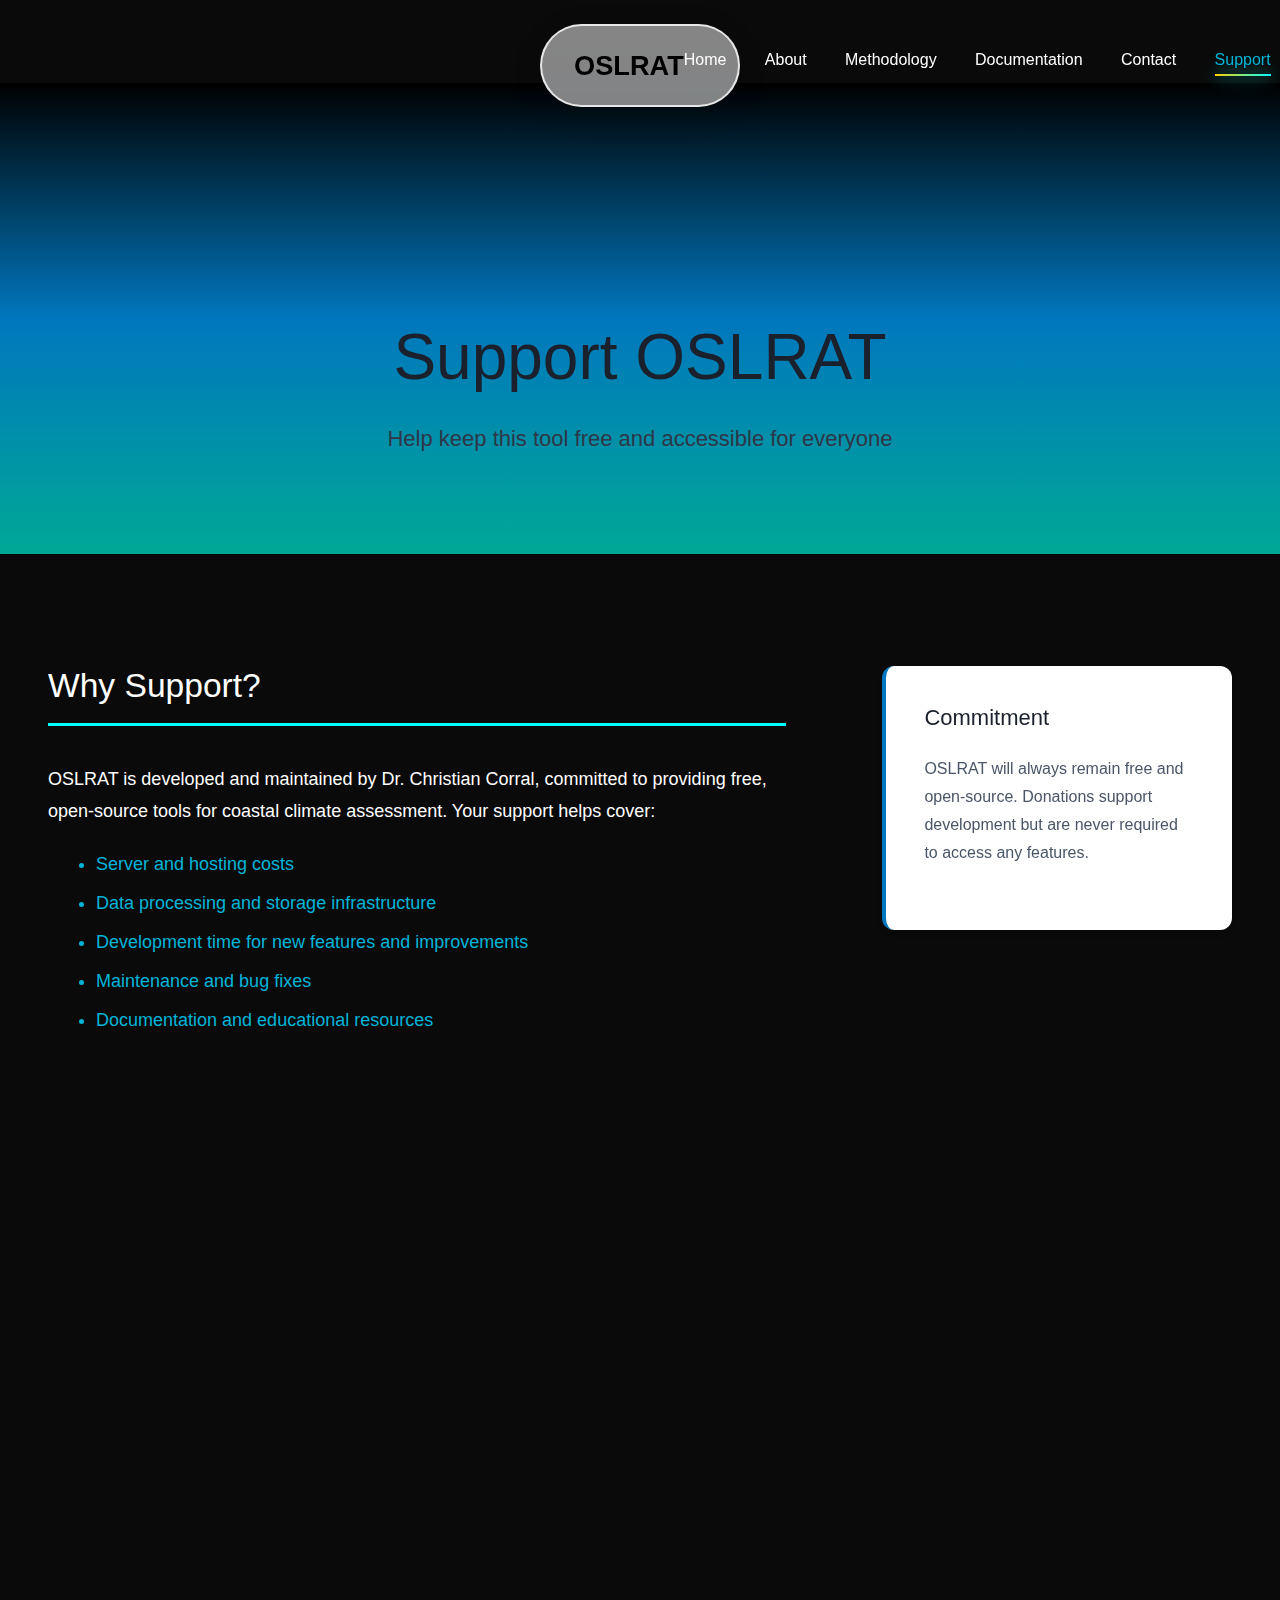
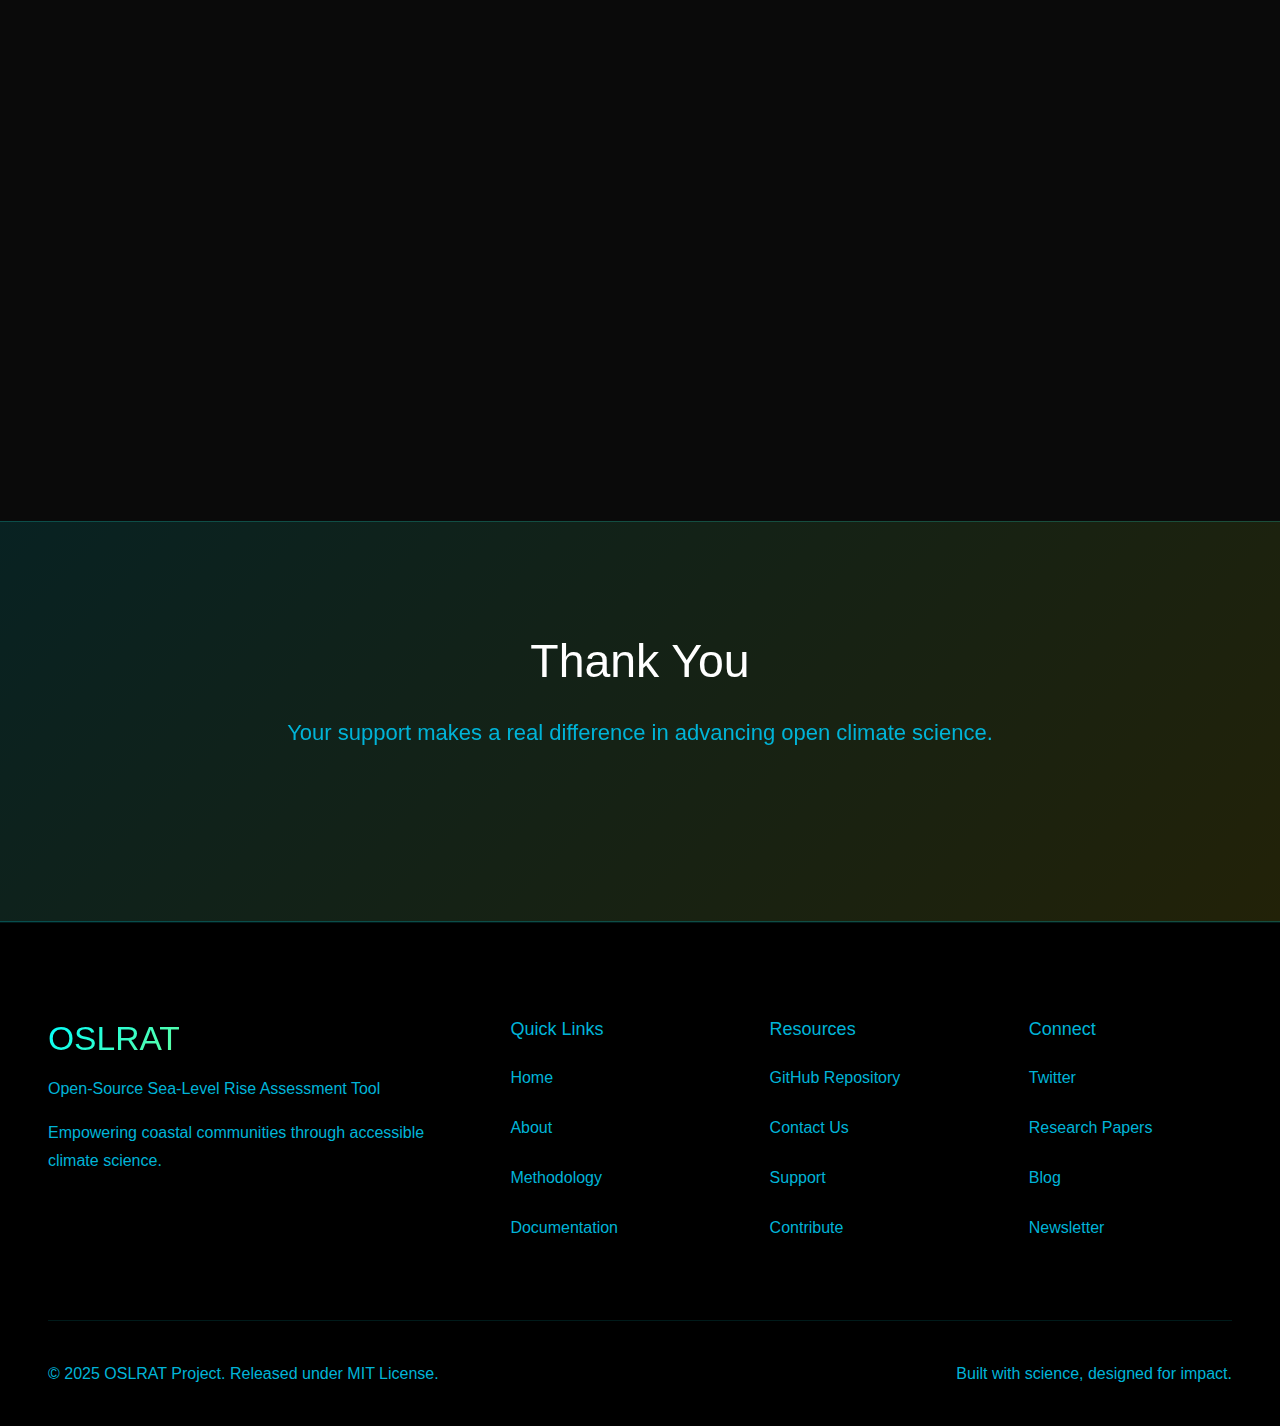
<file: support.html>
<!DOCTYPE html>
<html lang="en">
<head>
    <meta charset="UTF-8">
    <meta name="viewport" content="width=device-width, initial-scale=1.0">
    <meta name="description" content="Support OSLRAT development - Help keep this open-source sea-level rise tool free and accessible">
    <title>Support OSLRAT - GitHub Sponsors</title>
    <link rel="stylesheet" href="https://cdnjs.cloudflare.com/ajax/libs/font-awesome/6.5.1/css/all.min.css" integrity="sha512-DTOQO9RWCH3ppGqcWaEA1BIZOC6xxalwEsw9c2QQeAIftl+Vegovlnee1c9QX4TctnWMn13TZye+giMm8e2LwA==" crossorigin="anonymous" referrerpolicy="no-referrer" />
    <link rel="stylesheet" href="css/styles.css">
</head>
<body>
    <!-- Navigation -->
    <nav class="nav" id="main-nav">
        <div class="nav__container">
            <a href="index.html" class="nav__logo">
                <span class="nav__logo-text">OSLRAT</span>
            </a>

            <button class="nav__toggle" id="nav-toggle" aria-label="Toggle navigation">
                <span class="nav__toggle-bar"></span>
                <span class="nav__toggle-bar"></span>
                <span class="nav__toggle-bar"></span>
            </button>

            <ul class="nav__menu" id="nav-menu">
                <li class="nav__item"><a href="index.html" class="nav__link">Home</a></li>
                <li class="nav__item"><a href="about.html" class="nav__link">About</a></li>
                <li class="nav__item"><a href="methodology.html" class="nav__link">Methodology</a></li>
                <li class="nav__item"><a href="documentation.html" class="nav__link">Documentation</a></li>
                <li class="nav__item"><a href="contact.html" class="nav__link">Contact</a></li>
                <li class="nav__item"><a href="support.html" class="nav__link nav__link--active">Support</a></li>
                <li class="nav__item"><a href="https://github.com/Chrixco/OLSRAT_Open-Source-Sea-Level-Rise-Assessment-Tool" class="nav__link nav__link--cta" target="_blank" rel="noopener">GitHub</a></li>
            </ul>
        </div>
    </nav>

    <!-- Page Header -->
    <header class="page-header">
        <div class="container">
            <h1 class="page-header__title">Support OSLRAT</h1>
            <p class="page-header__subtitle">
                Help keep this tool free and accessible for everyone
            </p>
        </div>
    </header>

    <!-- Main Content -->
    <main>
        <section class="section">
            <div class="container">
                <div class="content-grid">
                    <div class="content-grid__main">
                        <article class="content-block" data-animate="fade-up">
                            <h2 class="content-block__title">Why Support?</h2>
                            <p class="content-block__text">
                                OSLRAT is developed and maintained by Dr. Christian Corral, committed to
                                providing free, open-source tools for coastal climate assessment.
                                Your support helps cover:
                            </p>
                            <ul class="content-block__list">
                                <li>Server and hosting costs</li>
                                <li>Data processing and storage infrastructure</li>
                                <li>Development time for new features and improvements</li>
                                <li>Maintenance and bug fixes</li>
                                <li>Documentation and educational resources</li>
                            </ul>
                        </article>

                        <article class="content-block" data-animate="fade-up">
                            <h2 class="content-block__title">GitHub Sponsors</h2>
                            <p class="content-block__text">
                                Support OSLRAT development through GitHub Sponsors. Choose a monthly
                                tier that works for you, or make a one-time contribution. Every
                                amount helps keep this project running and improving.
                            </p>
                            <div class="cta__actions" style="margin-top: var(--space-lg);">
                                <a href="https://github.com/sponsors/Chrixco" class="btn btn--large btn--primary" target="_blank" rel="noopener">
                                    Sponsor on GitHub
                                </a>
                            </div>
                        </article>

                        <article class="content-block" data-animate="fade-up">
                            <h2 class="content-block__title">Other Ways to Contribute</h2>
                            <p class="content-block__text">
                                Financial support isn't the only way to help. You can also:
                            </p>
                            <ul class="content-block__list">
                                <li>Contribute code, bug fixes, or new features</li>
                                <li>Report bugs and suggest improvements</li>
                                <li>Improve documentation and tutorials</li>
                                <li>Share OSLRAT with researchers and communities who could benefit</li>
                                <li>Cite OSLRAT in your research and publications</li>
                            </ul>
                            <p class="content-block__text" style="margin-top: var(--space-md);">
                                Visit our <a href="https://github.com/Chrixco/OLSRAT_Open-Source-Sea-Level-Rise-Assessment-Tool" target="_blank" rel="noopener">GitHub repository</a>
                                to get started with code contributions.
                            </p>
                        </article>
                    </div>

                    <!-- Sidebar -->
                    <aside class="content-grid__sidebar">
                        <div class="sidebar-card sidebar-card--light" data-animate="fade-up">
                            <h3 class="sidebar-card__title">Commitment</h3>
                            <p class="sidebar-card__text">
                                OSLRAT will always remain free and open-source. Donations support
                                development but are never required to access any features.
                            </p>
                        </div>

                        <div class="sidebar-card sidebar-card--light" data-animate="fade-up" style="animation-delay: 0.1s">
                            <h3 class="sidebar-card__title">Transparency</h3>
                            <p class="sidebar-card__text">
                                All sponsorship tiers and funding goals are publicly visible on
                                GitHub Sponsors.
                            </p>
                        </div>

                        <div class="sidebar-card sidebar-card--light" data-animate="fade-up" style="animation-delay: 0.2s">
                            <h3 class="sidebar-card__title">Questions?</h3>
                            <p class="sidebar-card__text">
                                Have questions about supporting OSLRAT?
                            </p>
                            <a href="contact.html" class="btn btn--small btn--secondary">
                                Contact Us
                            </a>
                        </div>
                    </aside>
                </div>
            </div>
        </section>

        <!-- CTA Section -->
        <section class="cta section section--accent">
            <div class="container">
                <div class="cta__content">
                    <h2 class="cta__title">Thank You</h2>
                    <p class="cta__description">
                        Your support makes a real difference in advancing open climate science.
                    </p>
                </div>
            </div>
        </section>
    </main>

    <!-- Footer -->
    <footer class="footer">
        <div class="container">
            <div class="footer__content">
                <div class="footer__section">
                    <h3 class="footer__title">OSLRAT</h3>
                    <p class="footer__description">
                        Open-Source Sea-Level Rise Assessment Tool
                    </p>
                    <p class="footer__description">
                        Empowering coastal communities through accessible climate science.
                    </p>
                </div>

                <div class="footer__section">
                    <h4 class="footer__heading">Quick Links</h4>
                    <ul class="footer__links">
                        <li><a href="index.html" class="footer__link">Home</a></li>
                        <li><a href="about.html" class="footer__link">About</a></li>
                        <li><a href="methodology.html" class="footer__link">Methodology</a></li>
                        <li><a href="documentation.html" class="footer__link">Documentation</a></li>
                    </ul>
                </div>

                <div class="footer__section">
                    <h4 class="footer__heading">Resources</h4>
                    <ul class="footer__links">
                        <li><a href="https://github.com/Chrixco/OLSRAT_Open-Source-Sea-Level-Rise-Assessment-Tool" class="footer__link" target="_blank" rel="noopener">GitHub Repository</a></li>
                        <li><a href="contact.html" class="footer__link">Contact Us</a></li>
                        <li><a href="support.html" class="footer__link">Support</a></li>
                        <li><a href="https://github.com/Chrixco/OLSRAT_Open-Source-Sea-Level-Rise-Assessment-Tool/blob/main/CONTRIBUTING.md" class="footer__link" target="_blank" rel="noopener">Contribute</a></li>
                    </ul>
                </div>

                <div class="footer__section">
                    <h4 class="footer__heading">Connect</h4>
                    <ul class="footer__links">
                        <li><a href="https://twitter.com" class="footer__link" target="_blank" rel="noopener">Twitter</a></li>
                        <li><a href="https://github.com/Chrixco/OLSRAT_Open-Source-Sea-Level-Rise-Assessment-Tool#citations" class="footer__link" target="_blank" rel="noopener">Research Papers</a></li>
                        <li><a href="https://github.com/Chrixco/OLSRAT_Open-Source-Sea-Level-Rise-Assessment-Tool/discussions" class="footer__link" target="_blank" rel="noopener">Blog</a></li>
                        <li><a href="contact.html" class="footer__link">Newsletter</a></li>
                    </ul>
                </div>
            </div>

            <div class="footer__bottom">
                <p class="footer__copyright">
                    &copy; 2025 OSLRAT Project. Released under MIT License.
                </p>
                <p class="footer__credit">
                    Built with science, designed for impact.
                </p>
            </div>
        </div>
    </footer>

    <script src="js/script.js"></script>
</body>
</html>
</file>
<file: css/styles.css>
/*
  OSLRAT - Open-Source Sea-Level Rise Assessment Tool
  Main Stylesheet
  Design System: Ocean-inspired color palette with modern 2025 design principles
*/

/* ============================================================================
   BROWSER COMPATIBILITY & RESET
   ============================================================================ */

* {
  -webkit-font-smoothing: antialiased;
  -moz-osx-font-smoothing: grayscale;
  box-sizing: border-box;
}

html {
  /* Prevent text size adjustment on orientation change in iOS */
  -webkit-text-size-adjust: 100%;
  -ms-text-size-adjust: 100%;
  /* Enable smooth scrolling on all browsers */
  scroll-behavior: smooth;
}

/* Fix for Safari flexbox issues */
@supports (-webkit-touch-callout: none) {
  .chart-main-area,
  .interactive-chart-container,
  .chart-y-axis-container {
    -webkit-box-sizing: border-box;
  }
}

/* Fix for IE11 and Edge flexbox */
@supports (-ms-ime-align: auto) {
  .interactive-chart,
  .chart-wrapper {
    flex-shrink: 0;
  }
}

/* Touch-friendly interactions */
@media (hover: none) and (pointer: coarse) {
  /* Increase touch target sizes for mobile */
  .btn,
  .nav__link,
  .nav__toggle {
    min-height: 44px;
    min-width: 44px;
  }

  /* Disable hover effects on touch devices */
  .interactive-chart {
    cursor: default;
  }

  /* Improve scrolling performance */
  .viz-section,
  .interactive-chart {
    -webkit-overflow-scrolling: touch;
  }
}

/* ============================================================================
   CSS CUSTOM PROPERTIES (Design Tokens)
   ============================================================================ */

:root {
  /* Color Palette - Ocean & Climate Inspired */
  --color-primary: #0077BE;        /* Deep Ocean Blue */
  --color-primary-light: #4DA6D9;  /* Light Ocean Blue */
  --color-primary-dark: #005A8F;   /* Dark Ocean Blue */

  --color-secondary: #00A896;      /* Teal - Life & Sustainability */
  --color-secondary-light: #4DCCB8;
  --color-secondary-dark: #007F70;

  --color-accent: #FF6B35;         /* Coral Orange - Urgency & Action */
  --color-accent-light: #FF9470;
  --color-accent-dark: #E64A19;

  /* Neon Colors for Data Visualization */
  --color-neon-cyan: #00ffff;
  --color-neon-yellow: #ffff00;
  --color-neon-cyan-glow: rgba(0, 255, 255, 0.6);
  --color-neon-yellow-glow: rgba(255, 255, 0, 0.6);
  --color-neon-red: #ff0055;
  --color-neon-red-glow: rgba(255, 0, 85, 0.8);

  --color-neutral-50: #F8FAFB;
  --color-neutral-100: #EDF2F7;
  --color-neutral-200: #E2E8F0;
  --color-neutral-300: #CBD5E0;
  --color-neutral-400: #A0AEC0;
  --color-neutral-500: #718096;
  --color-neutral-600: #4A5568;
  --color-neutral-700: #2D3748;
  --color-neutral-800: #1A202C;
  --color-neutral-900: #0F1419;

  --color-white: #FFFFFF;
  --color-black: #000000;

  /* Semantic Colors */
  --color-success: #48BB78;
  --color-warning: #ECC94B;
  --color-error: #F56565;
  --color-info: #4299E1;

  /* Text Colors - Context-based */
  --text-on-white: #1A202C;               /* Dark text for white/light backgrounds */
  --text-on-white-secondary: #4A5568;     /* Secondary text on white/light backgrounds */
  --text-on-white-muted: #718096;         /* Muted text on white/light backgrounds */

  --text-on-dark: #00B4D8;                /* Blue text for dark backgrounds */
  --text-on-dark-secondary: #00B4D8;      /* Secondary text on dark backgrounds */
  --text-on-dark-muted: #00B4D8;          /* Muted text on dark backgrounds */

  --text-on-gradient: #1A202C;            /* Black text for gradient backgrounds */
  --text-on-gradient-secondary: #2D3748;  /* Secondary text on gradient backgrounds */

  /* Typography */
  --font-primary: -apple-system, BlinkMacSystemFont, "Segoe UI", Roboto, "Helvetica Neue", Arial, sans-serif;
  --font-mono: "SF Mono", Monaco, "Cascadia Code", "Roboto Mono", Consolas, "Courier New", monospace;

  /* Fluid Typography Scale */
  --font-size-xs: clamp(0.75rem, 0.7rem + 0.25vw, 0.875rem);
  --font-size-sm: clamp(0.875rem, 0.8rem + 0.375vw, 1rem);
  --font-size-base: clamp(1rem, 0.9rem + 0.5vw, 1.125rem);
  --font-size-lg: clamp(1.125rem, 1rem + 0.625vw, 1.375rem);
  --font-size-xl: clamp(1.25rem, 1.1rem + 0.75vw, 1.75rem);
  --font-size-2xl: clamp(1.5rem, 1.3rem + 1vw, 2.25rem);
  --font-size-3xl: clamp(2rem, 1.7rem + 1.5vw, 3rem);
  --font-size-4xl: clamp(2.5rem, 2rem + 2.5vw, 4rem);

  --font-weight-normal: 400;
  --font-weight-medium: 500;
  --font-weight-semibold: 600;
  --font-weight-bold: 700;

  --line-height-tight: 1.2;
  --line-height-normal: 1.5;
  --line-height-relaxed: 1.75;

  /* Spacing Scale */
  --space-xs: clamp(0.5rem, 0.4rem + 0.5vw, 0.75rem);
  --space-sm: clamp(0.75rem, 0.6rem + 0.75vw, 1rem);
  --space-md: clamp(1rem, 0.8rem + 1vw, 1.5rem);
  --space-lg: clamp(1.5rem, 1.2rem + 1.5vw, 2.5rem);
  --space-xl: clamp(2rem, 1.5rem + 2.5vw, 4rem);
  --space-2xl: clamp(3rem, 2rem + 5vw, 6rem);
  --space-3xl: clamp(4rem, 3rem + 5vw, 8rem);

  /* Layout */
  --container-max-width: 1280px;
  --container-padding: clamp(1rem, 5vw, 3rem);

  /* Border Radius */
  --radius-sm: 0.375rem;
  --radius-md: 0.5rem;
  --radius-lg: 0.75rem;
  --radius-xl: 1rem;
  --radius-2xl: 1.5rem;
  --radius-full: 9999px;

  /* Shadows */
  --shadow-xs: 0 1px 2px 0 rgba(0, 0, 0, 0.05);
  --shadow-sm: 0 1px 3px 0 rgba(0, 0, 0, 0.1), 0 1px 2px -1px rgba(0, 0, 0, 0.1);
  --shadow-md: 0 4px 6px -1px rgba(0, 0, 0, 0.1), 0 2px 4px -2px rgba(0, 0, 0, 0.1);
  --shadow-lg: 0 10px 15px -3px rgba(0, 0, 0, 0.1), 0 4px 6px -4px rgba(0, 0, 0, 0.1);
  --shadow-xl: 0 20px 25px -5px rgba(0, 0, 0, 0.1), 0 8px 10px -6px rgba(0, 0, 0, 0.1);
  --shadow-2xl: 0 25px 50px -12px rgba(0, 0, 0, 0.25);

  /* Transitions */
  --transition-fast: 150ms cubic-bezier(0.4, 0, 0.2, 1);
  --transition-base: 250ms cubic-bezier(0.4, 0, 0.2, 1);
  --transition-slow: 350ms cubic-bezier(0.4, 0, 0.2, 1);

  /* Hover Effects */
  --hover-overlay-opacity: 0.95;
  --hover-overlay-blur: 10px;

  /* Z-index Scale */
  --z-dropdown: 1000;
  --z-sticky: 1020;
  --z-fixed: 1030;
  --z-modal-backdrop: 1040;
  --z-modal: 1050;
  --z-popover: 1060;
  --z-tooltip: 1070;
}

/* ============================================================================
   RESET & BASE STYLES
   ============================================================================ */

*,
*::before,
*::after {
  box-sizing: border-box;
  margin: 0;
  padding: 0;
}

html {
  scroll-behavior: smooth;
  -webkit-font-smoothing: antialiased;
  -moz-osx-font-smoothing: grayscale;
}

body {
  font-family: var(--font-primary);
  font-size: var(--font-size-base);
  line-height: var(--line-height-normal);
  color: #00B4D8;
  background-color: #0a0a0a;
  overflow-x: hidden;
  position: relative;
}

/* Animated Letter Background */
.letter-background {
  position: fixed;
  top: 0;
  left: 0;
  width: 100%;
  height: 100%;
  pointer-events: none;
  z-index: 0;
  overflow: hidden;
  user-select: none;
  -webkit-user-select: none;
  -moz-user-select: none;
  -ms-user-select: none;
}

.letter-background canvas {
  position: absolute;
  top: 0;
  left: 0;
  width: 100%;
  height: 100%;
  pointer-events: auto;
}

/* Reduced motion for accessibility */
@media (prefers-reduced-motion: reduce) {
  *,
  *::before,
  *::after {
    animation-duration: 0.01ms !important;
    animation-iteration-count: 1 !important;
    transition-duration: 0.01ms !important;
    scroll-behavior: auto !important;
  }
}

/* ============================================================================
   TYPOGRAPHY
   ============================================================================ */

h1, h2, h3, h4, h5, h6 {
  font-weight: 300;
  line-height: var(--line-height-tight);
  color: #ffffff;
  margin-bottom: var(--space-md);
}

h1 { font-size: var(--font-size-4xl); }
h2 { font-size: var(--font-size-3xl); }
h3 { font-size: var(--font-size-2xl); }
h4 { font-size: var(--font-size-xl); }
h5 { font-size: var(--font-size-lg); }
h6 { font-size: var(--font-size-base); }

p {
  margin-bottom: var(--space-md);
  line-height: var(--line-height-relaxed);
  color: var(--text-on-dark);
}

/* Text utility classes */
.text-body {
  color: var(--text-on-dark);
  line-height: var(--line-height-relaxed);
}

.text-body-secondary {
  color: var(--text-on-dark-secondary);
  line-height: var(--line-height-relaxed);
}

.text-muted {
  color: var(--text-on-dark-muted);
}

.text-white {
  color: #FFFFFF;
}

/* Text on dark backgrounds (black sections) */
.text-on-dark-bg {
  color: #FFFFFF;
  line-height: var(--line-height-relaxed);
}

/* Heading on dark backgrounds - white and bold */
.heading-on-dark-bg {
  color: #FFFFFF;
  font-weight: var(--font-weight-bold);
}

.text-primary {
  color: var(--color-primary);
}

.text-accent {
  color: var(--color-accent);
}

a {
  color: var(--color-primary);
  text-decoration: none;
  transition: color var(--transition-fast);
}

a:hover {
  color: var(--color-primary-dark);
}

a:focus-visible {
  outline: 2px solid var(--color-primary);
  outline-offset: 2px;
  border-radius: var(--radius-sm);
}

ul, ol {
  padding-left: 1.5rem;
  margin-bottom: var(--space-md);
}

li {
  margin-bottom: var(--space-xs);
}

code {
  font-family: var(--font-mono);
  font-size: 0.9em;
  padding: 0.2em 0.4em;
  background-color: rgba(0, 255, 255, 0.1);
  border-radius: var(--radius-sm);
  color: var(--color-neon-cyan);
}

/* ============================================================================
   LAYOUT COMPONENTS
   ============================================================================ */

.container {
  max-width: var(--container-max-width);
  margin: 0 auto;
  padding: 0 var(--container-padding);
}

.section {
  padding: var(--space-3xl) 0;
  background-color: transparent;
  color: #00B4D8;
  position: relative;
  z-index: 1;
}

.section--dark {
  background-color: #000000;
  color: var(--color-neutral-100);
}

.section--dark h2,
.section--dark h3,
.section--dark h4 {
  color: var(--color-white);
}

.section--gray {
  background-color: #0f0f0f;
}

.section--accent {
  background: linear-gradient(135deg, rgba(0, 255, 255, 0.1) 0%, rgba(255, 255, 0, 0.1) 100%);
  border-top: 1px solid rgba(0, 255, 255, 0.2);
  border-bottom: 1px solid rgba(0, 255, 255, 0.2);
  color: var(--color-white);
}

.section--accent h2,
.section--accent h3,
.section--accent h4 {
  color: var(--color-white);
}

.section__header {
  text-align: center;
  max-width: 800px;
  margin: 0 auto var(--space-2xl);
}

.section__title {
  margin-bottom: var(--space-md);
  color: #ffffff;
  font-weight: 300;
  background: linear-gradient(135deg, var(--color-neon-cyan), var(--color-neon-yellow));
  -webkit-background-clip: text;
  -webkit-text-fill-color: transparent;
  background-clip: text;
}

.section__subtitle {
  font-size: var(--font-size-lg);
  font-weight: 300;
  color: #FFFFFF;
  line-height: var(--line-height-relaxed);
  margin-bottom: 0;
}

.section--dark .section__subtitle,
.section--accent .section__subtitle {
  color: #FFFFFF;
}

/* ============================================================================
   NAVIGATION
   ============================================================================ */

.nav {
  position: fixed;
  top: 1.5rem;
  left: 50%;
  transform: translateX(-50%);
  z-index: var(--z-fixed);
  background-color: rgba(255, 255, 255, 0.5);
  backdrop-filter: blur(20px);
  -webkit-backdrop-filter: blur(20px);
  border: 2px solid rgba(255, 255, 255, 0.8);
  border-radius: var(--radius-full);
  box-shadow: 0 8px 32px rgba(0, 0, 0, 0.1);
  transition: all 0.6s cubic-bezier(0.4, 0, 0.2, 1);
  animation: navExpand 1.2s cubic-bezier(0.4, 0, 0.2, 1) forwards;
  max-width: 200px;
  width: 90%;
  position: relative;
}

.nav::before {
  content: '';
  position: absolute;
  inset: -2px;
  border-radius: var(--radius-full);
  padding: 2px;
  background: linear-gradient(90deg, #ff6b00, #ffd000, #00ffff, #ffd000, #ff6b00);
  background-size: 300% 100%;
  background-position: 0% 0%;
  -webkit-mask: linear-gradient(#fff 0 0) content-box, linear-gradient(#fff 0 0);
  -webkit-mask-composite: xor;
  mask-composite: exclude;
  opacity: 0;
  transition: opacity 0.6s cubic-bezier(0.4, 0, 0.2, 1);
  pointer-events: none;
}

.nav:hover::before {
  opacity: 1;
  animation: gradientFlow 3s ease-in-out infinite;
}

@keyframes gradientFlow {
  0%, 100% {
    background-position: 0% 0%;
    filter: drop-shadow(0 0 10px rgba(255, 107, 0, 0.6));
  }
  50% {
    background-position: 100% 0%;
    filter: drop-shadow(0 0 15px rgba(0, 255, 255, 0.8));
  }
}

@keyframes navExpand {
  0% {
    max-width: 200px;
    opacity: 0;
    transform: translateX(-50%) scale(0.9);
  }
  100% {
    max-width: 1200px;
    opacity: 1;
    transform: translateX(-50%) scale(1);
  }
}

.nav__container {
  max-width: 100%;
  margin: 0 auto;
  padding: 0.75rem 2rem;
  display: flex;
  align-items: center;
  justify-content: space-between;
}

.nav__logo {
  display: flex;
  flex-direction: column;
  text-decoration: none;
  transition: opacity var(--transition-fast);
}

.nav__logo:hover {
  opacity: 0.8;
}

.nav__logo-text {
  font-size: var(--font-size-xl);
  font-weight: var(--font-weight-bold);
  color: #000000;
  line-height: 1;
}

.nav__logo-subtext {
  font-size: var(--font-size-xs);
  color: var(--text-on-white-secondary);
  margin-top: 0.25rem;
}

.nav__toggle {
  display: none;
  flex-direction: column;
  gap: 0.375rem;
  background: none;
  border: none;
  cursor: pointer;
  padding: 0.5rem;
}

.nav__toggle-bar {
  width: 1.5rem;
  height: 2px;
  background-color: var(--text-on-white);
  transition: transform var(--transition-base), opacity var(--transition-base);
}

.nav__menu {
  display: flex;
  align-items: center;
  gap: var(--space-lg);
  list-style: none;
  margin: 0;
  padding: 0;
}

.nav__link {
  font-size: var(--font-size-sm);
  font-weight: var(--font-weight-medium);
  color: #FFFFFF;
  text-decoration: none;
  padding: 0.5rem 0;
  position: relative;
  transition: color var(--transition-fast);
}

.nav__link::after {
  content: '';
  position: absolute;
  bottom: 0;
  left: 0;
  width: 0;
  height: 2px;
  background: linear-gradient(90deg, #ff6b00, #ffd000, #00ffff);
  background-size: 200% 100%;
  background-position: 0% 0%;
  transition: width var(--transition-base), background-position 0.8s cubic-bezier(0.4, 0, 0.2, 1);
  box-shadow: 0 0 10px rgba(255, 107, 0, 0.5);
}

.nav__link:hover {
  color: #00B4D8;
}

.nav__link:hover::after,
.nav__link--active::after {
  width: 100%;
  background-position: 100% 0%;
  box-shadow: 0 0 15px rgba(0, 255, 255, 0.8), 0 0 25px rgba(0, 255, 255, 0.4);
}

.nav__link--active {
  color: #00B4D8;
}

.nav__link--cta {
  background-color: #000000;
  color: var(--color-white);
  padding: 0.6rem 1.5rem;
  border-radius: var(--radius-full);
  transition: background-color var(--transition-fast), transform var(--transition-fast);
  white-space: nowrap;
  display: inline-block;
  text-align: center;
  min-width: fit-content;
}

.nav__link--cta::after {
  display: none;
}

.nav__link--cta:hover {
  background-color: #333333;
  color: var(--color-white);
  transform: translateY(-2px);
}

/* Mobile Navigation */
@media (max-width: 768px) {
  .nav__toggle {
    display: flex;
  }

  .nav__menu {
    position: absolute;
    top: 100%;
    left: 0;
    right: 0;
    flex-direction: column;
    background-color: rgba(10, 10, 10, 0.98);
    backdrop-filter: blur(10px);
    -webkit-backdrop-filter: blur(10px);
    box-shadow: var(--shadow-lg);
    padding: var(--space-lg);
    gap: var(--space-md);
    transform: translateY(-100%);
    opacity: 0;
    visibility: hidden;
    transition: transform var(--transition-base), opacity var(--transition-base);
  }

  .nav__menu.is-active {
    transform: translateY(0);
    opacity: 1;
    visibility: visible;
  }

  .nav__toggle.is-active .nav__toggle-bar:nth-child(1) {
    transform: translateY(0.5rem) rotate(45deg);
  }

  .nav__toggle.is-active .nav__toggle-bar:nth-child(2) {
    opacity: 0;
  }

  .nav__toggle.is-active .nav__toggle-bar:nth-child(3) {
    transform: translateY(-0.5rem) rotate(-45deg);
  }

  .nav__link--cta {
    width: 100%;
    padding: 0.75rem 1.5rem;
    text-align: center;
  }
}

/* ============================================================================
   HERO SECTION
   ============================================================================ */

.hero {
  position: relative;
  min-height: 100vh;
  display: flex;
  align-items: center;
  justify-content: center;
  overflow: hidden;
  padding-top: 140px;
  z-index: 1;
}

.hero__background {
  position: absolute;
  top: 0;
  left: 0;
  right: 0;
  height: 100vh;
  background: linear-gradient(to bottom, #000000 0%, transparent 30%);
  z-index: -1;
  pointer-events: none;
}

.hero__neon-grid {
  position: absolute;
  inset: 0;
  background-image:
    linear-gradient(rgba(0, 255, 255, 0.03) 1px, transparent 1px),
    linear-gradient(90deg, rgba(0, 255, 255, 0.03) 1px, transparent 1px);
  background-size: 50px 50px;
  animation: gridPulse 4s ease-in-out infinite;
}

@keyframes gridPulse {
  0%, 100% { opacity: 0.3; }
  50% { opacity: 0.6; }
}

.hero__content {
  position: relative;
  max-width: var(--container-max-width);
  margin: 0 auto;
  padding: 0 var(--container-padding);
  text-align: center;
  z-index: 1;
}

.hero__text {
  margin-bottom: var(--space-2xl);
}

.hero__title {
  margin-bottom: var(--space-md);
  display: flex;
  flex-direction: column;
  align-items: center;
  justify-content: center;
  gap: 0.5rem;
}

.hero__title-line {
  display: block;
  font-size: var(--font-size-4xl);
  font-weight: 700;
  color: #ffffff;
  line-height: var(--line-height-tight);
  animation: fadeInUp 0.8s ease-out forwards;
  opacity: 0;
  letter-spacing: 0.02em;
  text-align: center;
}

.hero__title-line:nth-child(1) {
  animation-delay: 0.2s;
}

.hero__title-line:nth-child(2) {
  animation-delay: 0.4s;
}

/* Removed old acronym styles - now using subtitle */

/* Subtitle - OSLRAT acronym */
.hero__subtitle {
  font-size: clamp(1.5rem, 4vw, 2.5rem);
  font-weight: 600;
  color: #ffd000;
  margin-top: var(--space-lg);
  letter-spacing: 0.15em;
  text-transform: uppercase;
  opacity: 0;
  transform: translateY(10px);
  transition: all 0.8s cubic-bezier(0.4, 0, 0.2, 1);
  text-align: center;
}

.hero__subtitle.show {
  opacity: 1;
  transform: translateY(0);
}

/* Animations */
@keyframes fadeInUp {
  from {
    opacity: 0;
    transform: translateY(30px);
  }
  to {
    opacity: 1;
    transform: translateY(0);
  }
}

/* Removed flashy animations for more elegant look */

.hero__title-main {
  display: block;
  font-size: var(--font-size-4xl);
  font-weight: 200;
  color: #ffffff;
  line-height: var(--line-height-tight);
  text-shadow: 0 0 30px rgba(0, 255, 255, 0.3);
}

.hero__description {
  font-size: var(--font-size-lg);
  font-weight: 300;
  color: var(--text-on-dark);
  max-width: 700px;
  margin: 0 auto var(--space-xl);
  line-height: var(--line-height-relaxed);
}

.hero__actions {
  display: flex;
  gap: var(--space-md);
  justify-content: center;
  flex-wrap: wrap;
}

.hero__stats {
  display: grid;
  grid-template-columns: repeat(auto-fit, minmax(200px, 1fr));
  gap: var(--space-lg);
  max-width: 900px;
  margin: 0 auto;
}

.hero__scroll {
  position: absolute;
  bottom: 2rem;
  left: 50%;
  transform: translateX(-50%);
  display: flex;
  flex-direction: column;
  align-items: center;
  gap: 0.5rem;
  opacity: 0.7;
  animation: bounce 2s infinite;
}

.hero__scroll-text {
  font-size: var(--font-size-sm);
  color: var(--text-on-dark-muted);
}

.hero__scroll-indicator {
  width: 24px;
  height: 36px;
  border: 2px solid var(--color-neutral-600);
  border-radius: var(--radius-full);
  position: relative;
}

.hero__scroll-indicator::after {
  content: '';
  position: absolute;
  top: 8px;
  left: 50%;
  width: 4px;
  height: 8px;
  background-color: var(--color-neutral-600);
  border-radius: var(--radius-full);
  transform: translateX(-50%);
  animation: scroll 2s infinite;
}

@keyframes bounce {
  0%, 20%, 50%, 80%, 100% {
    transform: translateX(-50%) translateY(0);
  }
  40% {
    transform: translateX(-50%) translateY(-10px);
  }
  60% {
    transform: translateX(-50%) translateY(-5px);
  }
}

@keyframes scroll {
  0% {
    opacity: 0;
    top: 8px;
  }
  50% {
    opacity: 1;
  }
  100% {
    opacity: 0;
    top: 20px;
  }
}

/* ============================================================================
   STAT CARDS
   ============================================================================ */

.stat-card {
  background: rgba(255, 255, 255, 0.9);
  backdrop-filter: blur(10px);
  padding: var(--space-lg);
  border-radius: var(--radius-xl);
  box-shadow: var(--shadow-md);
  text-align: center;
  transition: transform var(--transition-base), box-shadow var(--transition-base);
}

.stat-card:hover {
  transform: translateY(-5px);
  box-shadow: var(--shadow-xl);
}

.stat-card__icon {
  font-size: 3rem;
  margin-bottom: var(--space-sm);
}

.stat-card__value {
  font-size: var(--font-size-2xl);
  font-weight: var(--font-weight-bold);
  color: var(--color-primary);
  margin-bottom: var(--space-xs);
}

.stat-card__label {
  font-size: var(--font-size-sm);
  color: var(--text-on-white-muted);
  text-transform: uppercase;
  letter-spacing: 0.05em;
}

/* ============================================================================
   BUTTONS
   ============================================================================ */

.btn {
  display: inline-flex;
  align-items: center;
  justify-content: center;
  padding: 0.75rem 1.5rem;
  font-size: var(--font-size-base);
  font-weight: 400;
  text-decoration: none;
  border: none;
  border-radius: var(--radius-md);
  cursor: pointer;
  transition: all var(--transition-fast);
  white-space: nowrap;
}

.btn--primary {
  background: linear-gradient(135deg, var(--color-neon-cyan), var(--color-neon-yellow));
  color: #0a0a0a;
  box-shadow: 0 0 20px var(--color-neon-cyan-glow);
  font-weight: 600;
}

.btn--primary:hover {
  box-shadow: 0 0 30px var(--color-neon-yellow-glow);
  transform: translateY(-2px);
}

.btn--secondary {
  background-color: rgba(255, 255, 255, 0.05);
  color: #FFFFFF;
  border: 1px solid rgba(0, 255, 255, 0.3);
}

.btn--secondary:hover {
  background-color: rgba(0, 255, 255, 0.1);
  border-color: var(--color-neon-cyan);
  transform: translateY(-2px);
}

.btn--outline {
  background-color: transparent;
  color: var(--color-neon-cyan);
  border: 2px solid var(--color-neon-cyan);
}

.btn--outline:hover {
  background-color: var(--color-neon-cyan);
  color: #0a0a0a;
  box-shadow: 0 0 20px var(--color-neon-cyan-glow);
}

.btn--large {
  padding: 1rem 2rem;
  font-size: var(--font-size-lg);
}

.btn--small {
  padding: 0.5rem 1rem;
  font-size: var(--font-size-sm);
}

/* ============================================================================
   FEATURE CARDS
   ============================================================================ */

.features__grid {
  display: grid;
  grid-template-columns: repeat(auto-fit, minmax(300px, 1fr));
  gap: var(--space-xl);
}

.feature-card {
  background: rgba(255, 255, 255, 0.02);
  border: 1px solid rgba(0, 255, 255, 0.1);
  padding: var(--space-xl);
  border-radius: var(--radius-xl);
  box-shadow: 0 4px 20px rgba(0, 0, 0, 0.3);
  transition: all var(--transition-base);
  position: relative;
  overflow: hidden;
}

.feature-card::before {
  content: '';
  position: absolute;
  top: 0;
  left: 0;
  width: 2px;
  height: 0;
  background: linear-gradient(to bottom, var(--color-neon-cyan), var(--color-neon-yellow));
  transition: height 0.5s ease;
}

.feature-card:hover::before {
  height: 100%;
}

.feature-card:hover {
  transform: translateY(-8px);
  border-color: rgba(0, 255, 255, 0.3);
  box-shadow: 0 8px 40px rgba(0, 255, 255, 0.2);
  background: rgba(0, 0, 0, var(--hover-overlay-opacity));
  backdrop-filter: blur(var(--hover-overlay-blur));
  -webkit-backdrop-filter: blur(var(--hover-overlay-blur));
}

.feature-card__icon-wrapper {
  width: 64px;
  height: 64px;
  display: flex;
  align-items: center;
  justify-content: center;
  background: linear-gradient(135deg, var(--color-neon-cyan), var(--color-neon-yellow));
  border-radius: var(--radius-lg);
  margin-bottom: var(--space-md);
  box-shadow: 0 0 20px var(--color-neon-cyan-glow);
}

.feature-card__icon {
  font-size: 32px;
  color: #0a0a0a;
}

.feature-card__title {
  font-size: var(--font-size-xl);
  font-weight: 400;
  margin-bottom: var(--space-sm);
  color: var(--text-on-dark);
}

.feature-card__description {
  color: var(--text-on-dark-secondary);
  font-weight: 300;
  line-height: var(--line-height-relaxed);
  margin-bottom: 0;
}

/* Feature card as clickable link */
.feature-card--link {
  display: block;
  text-decoration: none;
  color: inherit;
  cursor: pointer;
}

.feature-card--link:hover .feature-card__title {
  color: var(--color-neon-cyan);
}

.feature-card--link:hover .feature-card__icon-wrapper {
  transform: scale(1.05);
  box-shadow: 0 0 30px var(--color-neon-cyan-glow);
}

/* Transparent blur variant for feature and use case cards */
.feature-card--blur,
.use-case--blur {
  background: rgba(255, 255, 255, 0.05);
  backdrop-filter: blur(10px);
  -webkit-backdrop-filter: blur(10px);
  border: 1px solid rgba(255, 255, 255, 0.1);
}

.feature-card--blur:hover,
.use-case--blur:hover {
  background: rgba(255, 255, 255, 0.08);
  backdrop-filter: blur(15px);
  -webkit-backdrop-filter: blur(15px);
  border-color: rgba(255, 255, 255, 0.2);
}

.feature-card--blur .feature-card__title,
.use-case--blur .use-case__title {
  color: #FFFFFF;
}

.feature-card--blur .feature-card__description,
.use-case--blur .use-case__list li {
  color: rgba(255, 255, 255, 0.9);
}

/* ============================================================================
   IMPACT SECTION
   ============================================================================ */

.impact__content {
  display: grid;
  grid-template-columns: 1fr 1fr;
  gap: var(--space-2xl);
  align-items: center;
}

.impact__description {
  color: var(--text-on-dark-secondary);
  font-weight: 300;
  margin-bottom: var(--space-lg);
}

.data-viz {
  background: rgba(255, 255, 255, 0.02);
  backdrop-filter: blur(10px);
  border: 1px solid rgba(0, 255, 255, 0.1);
  padding: var(--space-xl);
  border-radius: var(--radius-xl);
}

.data-viz__chart {
  display: flex;
  align-items: flex-end;
  justify-content: space-around;
  height: 300px;
  margin-bottom: var(--space-md);
  border-bottom: 1px solid rgba(0, 255, 255, 0.2);
  position: relative;
}

.data-viz__chart::before {
  content: '';
  position: absolute;
  left: 0;
  bottom: 0;
  width: 100%;
  height: 1px;
  background: linear-gradient(90deg, transparent, var(--color-neon-cyan), transparent);
  box-shadow: 0 0 10px var(--color-neon-cyan);
}

.data-viz__bar {
  width: 60px;
  height: var(--height);
  background: linear-gradient(to top, var(--color-neon-cyan), rgba(0, 255, 255, 0.3));
  border-radius: var(--radius-md) var(--radius-md) 0 0;
  position: relative;
  animation: growBar 1s var(--delay) ease-out forwards;
  transform-origin: bottom;
  transform: scaleY(0);
  box-shadow: 0 0 20px var(--color-neon-cyan-glow);
}

.data-viz__bar::before {
  content: '';
  position: absolute;
  top: 0;
  left: 0;
  right: 0;
  height: 3px;
  background: #ffffff;
  box-shadow: 0 0 10px #ffffff;
}

@keyframes growBar {
  to {
    transform: scaleY(1);
  }
}

.data-viz__label {
  position: absolute;
  bottom: -2rem;
  left: 50%;
  transform: translateX(-50%);
  font-size: var(--font-size-sm);
  font-weight: 300;
  color: var(--text-on-dark-secondary);
  white-space: nowrap;
}

.data-viz__caption {
  text-align: center;
  font-size: var(--font-size-sm);
  font-weight: 300;
  color: var(--text-on-dark-secondary);
  font-style: italic;
  margin: 0;
}

@media (max-width: 768px) {
  .impact__content {
    grid-template-columns: 1fr;
  }
}

/* ============================================================================
   USE CASES
   ============================================================================ */

.use-cases__grid {
  display: grid;
  grid-template-columns: repeat(auto-fit, minmax(300px, 1fr));
  gap: var(--space-xl);
}

.use-case {
  background: rgba(255, 255, 255, 0.02);
  border: 1px solid rgba(0, 255, 255, 0.1);
  padding: var(--space-xl);
  border-radius: var(--radius-xl);
  box-shadow: 0 4px 20px rgba(0, 0, 0, 0.3);
  border-top: 4px solid var(--color-neon-cyan);
  transition: all var(--transition-base);
}

.use-case:hover {
  border-top-color: var(--color-neon-yellow);
  box-shadow: 0 8px 40px rgba(0, 255, 255, 0.2);
  background: rgba(0, 0, 0, var(--hover-overlay-opacity));
  backdrop-filter: blur(var(--hover-overlay-blur));
  -webkit-backdrop-filter: blur(var(--hover-overlay-blur));
}

.use-case__header {
  display: flex;
  justify-content: space-between;
  align-items: center;
  margin-bottom: var(--space-md);
}

.use-case__title {
  font-size: var(--font-size-xl);
  font-weight: 400;
  margin-bottom: 0;
  color: var(--text-on-dark);
}

.use-case__icon {
  font-size: 2.5rem;
  color: var(--color-primary);
}

.use-case__subtitle {
  font-size: 0.9rem;
  color: var(--color-neon-yellow);
  margin-bottom: var(--space-md);
  font-weight: 300;
  font-style: italic;
}

.use-case__badge {
  position: absolute;
  top: 1rem;
  right: 1rem;
  background: linear-gradient(135deg, var(--color-neon-yellow), var(--color-accent));
  color: #0a0a0a;
  padding: 0.5rem 1rem;
  border-radius: var(--radius-full);
  font-size: 0.75rem;
  font-weight: 600;
  text-transform: uppercase;
  letter-spacing: 0.05em;
  box-shadow: 0 0 20px rgba(255, 215, 0, 0.6);
  display: flex;
  align-items: center;
  gap: 0.4rem;
}

.use-case__badge i {
  font-size: 0.85rem;
}

.use-case--future {
  position: relative;
  border: 2px solid var(--color-neon-yellow);
  box-shadow: 0 0 30px rgba(255, 215, 0, 0.3);
  padding-top: 4rem;
}

.use-case__link {
  display: inline-flex;
  align-items: center;
  gap: 0.5rem;
  margin-top: var(--space-md);
  color: var(--color-primary);
  text-decoration: none;
  font-weight: 500;
  font-size: 0.95rem;
  transition: color var(--transition-fast), gap var(--transition-fast);
}

.use-case__link:hover {
  color: var(--color-neon-cyan);
  gap: 0.75rem;
}

.use-case__link i {
  font-size: 0.85rem;
  transition: transform var(--transition-fast);
}

.use-case__link:hover i {
  transform: translateX(4px);
}

.use-case__list {
  list-style: none;
  padding: 0;
  margin: 0;
}

.use-case__list li {
  padding-left: 1.5rem;
  position: relative;
  margin-bottom: var(--space-sm);
  color: var(--text-on-dark-secondary);
  font-weight: 300;
}

.use-case__list li::before {
  content: '✓';
  position: absolute;
  left: 0;
  color: var(--color-neon-cyan);
  font-weight: var(--font-weight-bold);
}

/* ============================================================================
   CTA SECTION
   ============================================================================ */

.cta {
  text-align: center;
}

.cta__content {
  max-width: 800px;
  margin: 0 auto;
}

.cta__title {
  font-size: var(--font-size-3xl);
  font-weight: 300;
  margin-bottom: var(--space-md);
  color: var(--text-on-dark);
}

.cta__description {
  font-size: var(--font-size-lg);
  font-weight: 300;
  color: var(--text-on-dark-secondary);
  margin-bottom: var(--space-xl);
  line-height: var(--line-height-relaxed);
}

.cta__actions {
  display: flex;
  gap: var(--space-md);
  justify-content: center;
  flex-wrap: wrap;
}

/* ============================================================================
   FOOTER
   ============================================================================ */

.footer {
  background-color: #000000;
  color: var(--text-on-dark-secondary);
  padding: var(--space-2xl) 0 var(--space-lg);
  border-top: 1px solid rgba(0, 255, 255, 0.1);
}

.footer__content {
  display: grid;
  grid-template-columns: 2fr 1fr 1fr 1fr;
  gap: var(--space-xl);
  margin-bottom: var(--space-xl);
}

.footer__title {
  font-size: var(--font-size-2xl);
  font-weight: 300;
  background: linear-gradient(135deg, var(--color-neon-cyan), var(--color-neon-yellow));
  -webkit-background-clip: text;
  -webkit-text-fill-color: transparent;
  background-clip: text;
  margin-bottom: var(--space-sm);
}

.footer__description {
  font-size: var(--font-size-sm);
  font-weight: 300;
  color: var(--text-on-dark-secondary);
  line-height: var(--line-height-relaxed);
  margin-bottom: var(--space-sm);
}

.footer__heading {
  font-size: var(--font-size-base);
  color: var(--text-on-dark);
  font-weight: 400;
  margin-bottom: var(--space-md);
}

.footer__links {
  list-style: none;
  padding: 0;
  margin: 0;
}

.footer__link {
  display: inline-block;
  color: var(--text-on-dark-secondary);
  font-size: var(--font-size-sm);
  font-weight: 300;
  margin-bottom: var(--space-xs);
  transition: color var(--transition-fast);
}

.footer__link:hover {
  color: var(--color-neon-cyan);
}

.footer__bottom {
  border-top: 1px solid rgba(0, 255, 255, 0.1);
  padding-top: var(--space-lg);
  display: flex;
  justify-content: space-between;
  align-items: center;
  flex-wrap: wrap;
  gap: var(--space-md);
}

.footer__copyright,
.footer__credit {
  font-size: var(--font-size-sm);
  font-weight: 300;
  color: var(--text-on-dark-secondary);
  margin: 0;
}

@media (max-width: 768px) {
  .footer__content {
    grid-template-columns: 1fr 1fr;
  }

  .footer__section:first-child {
    grid-column: 1 / -1;
  }

  .footer__bottom {
    flex-direction: column;
    text-align: center;
  }

  .features__grid,
  .use-cases__grid {
    grid-template-columns: 1fr;
  }

  .scenario-grid {
    grid-template-columns: repeat(auto-fit, minmax(180px, 1fr));
  }

  .contact-grid {
    grid-template-columns: 1fr;
  }

  .vulnerability-factors {
    grid-template-columns: 1fr;
  }

  .tech-stack {
    grid-template-columns: 1fr;
  }
}

/* ============================================================================
   PAGE HEADER
   ============================================================================ */

.page-header {
  background: linear-gradient(to bottom, #000000 0%, var(--color-primary) 50%, var(--color-secondary) 100%);
  color: var(--text-on-gradient);
  padding: calc(140px + var(--space-2xl)) 0 var(--space-2xl);
  text-align: center;
}

.page-header__title {
  color: var(--text-on-gradient);
  margin-bottom: var(--space-md);
}

.page-header__subtitle {
  font-size: var(--font-size-lg);
  color: var(--text-on-gradient-secondary);
  max-width: 700px;
  margin: 0 auto;
}

/* ============================================================================
   CONTENT GRID (Two-column layout for content pages)
   ============================================================================ */

.content-grid {
  display: grid;
  grid-template-columns: 1fr 350px;
  gap: var(--space-2xl);
}

.content-grid__main {
  min-width: 0; /* Prevent overflow */
}

.content-grid__sidebar {
  position: sticky;
  top: 100px;
  height: fit-content;
}

@media (max-width: 1024px) {
  .content-grid {
    grid-template-columns: 1fr;
  }

  .content-grid__sidebar {
    position: static;
  }
}

/* ============================================================================
   CONTENT BLOCKS
   ============================================================================ */

.content-block {
  margin-bottom: var(--space-2xl);
}

.content-block__title {
  font-size: var(--font-size-2xl);
  margin-bottom: var(--space-lg);
  padding-bottom: var(--space-sm);
  border-bottom: 3px solid var(--color-neon-cyan);
  color: #FFFFFF;
}

.content-block__subtitle {
  font-size: var(--font-size-xl);
  margin-top: var(--space-xl);
  margin-bottom: var(--space-md);
  color: #FFFFFF;
}

.content-block__text {
  color: #FFFFFF;
  line-height: var(--line-height-relaxed);
  margin-bottom: var(--space-md);
}

.content-block__list {
  list-style-position: outside;
  margin-left: 1.5rem;
}

/* ============================================================================
   SIDEBAR CARDS
   ============================================================================ */

.sidebar-card {
  background-color: rgba(255, 255, 255, 0.02);
  padding: var(--space-lg);
  border-radius: var(--radius-lg);
  box-shadow: var(--shadow-md);
  margin-bottom: var(--space-lg);
  border-left: 4px solid var(--color-neon-cyan);
}

.sidebar-card__title {
  font-size: var(--font-size-lg);
  margin-bottom: var(--space-md);
  color: #FFFFFF;
}

.sidebar-card__text {
  font-size: var(--font-size-sm);
  color: rgba(255, 255, 255, 0.9);
  line-height: var(--line-height-relaxed);
  margin-bottom: var(--space-md);
}

.sidebar-card__links {
  list-style: none;
  padding: 0;
  margin: 0;
}

.sidebar-card__link {
  display: block;
  padding: var(--space-xs) 0;
  color: var(--color-neon-cyan);
  font-size: var(--font-size-sm);
  transition: padding-left var(--transition-fast);
}

.sidebar-card__link:hover {
  padding-left: var(--space-xs);
  color: #FFFFFF;
}

/* White background variant for sidebar cards */
.sidebar-card--light {
  background-color: var(--color-white);
  border-left: 4px solid var(--color-primary);
}

.sidebar-card--light .sidebar-card__title {
  color: var(--text-on-white);
}

.sidebar-card--light .sidebar-card__text {
  color: var(--text-on-white-secondary);
}

.sidebar-card--light .sidebar-card__link {
  color: var(--color-primary);
}

.sidebar-card--light .sidebar-card__link:hover {
  color: var(--text-on-white);
}

.sidebar-card--light .stat-list__label {
  color: var(--text-on-white-secondary);
}

.sidebar-card--light .stat-list__value {
  color: var(--text-on-white);
}

.sidebar-card--light .stat-list__item {
  border-bottom: 1px solid var(--color-neutral-200);
}

.sidebar-card--light .citation__text {
  color: var(--text-on-white-secondary);
}

/* ============================================================================
   PRINCIPLES
   ============================================================================ */

.principles {
  display: grid;
  gap: var(--space-lg);
}

.principle {
  display: flex;
  gap: var(--space-md);
}

.principle__icon {
  font-size: clamp(2rem, 4vw, 2.5rem);
  flex-shrink: 0;
  color: var(--primary-color);
  display: flex;
  align-items: center;
  justify-content: center;
  width: 3rem;
  height: 3rem;
}

.principle__title {
  font-size: var(--font-size-lg);
  margin-bottom: var(--space-xs);
  color: #FFFFFF;
  font-weight: var(--font-weight-bold);
}

.principle__text {
  color: #FFFFFF;
  line-height: var(--line-height-relaxed);
  margin: 0;
}

/* ============================================================================
   TIMELINE
   ============================================================================ */

.timeline {
  position: relative;
  padding-left: 2rem;
}

.timeline::before {
  content: '';
  position: absolute;
  left: 0;
  top: 0;
  bottom: 0;
  width: 2px;
  background-color: var(--color-neutral-200);
}

.timeline-item {
  position: relative;
  margin-bottom: var(--space-xl);
}

.timeline-item__marker {
  position: absolute;
  left: -2.5rem;
  top: 0;
  width: 16px;
  height: 16px;
  border-radius: 50%;
  background-color: var(--color-primary);
  border: 3px solid var(--color-white);
  box-shadow: 0 0 0 2px var(--color-primary);
}

.timeline-item__marker--active {
  background-color: var(--color-accent);
  box-shadow: 0 0 0 2px var(--color-accent), 0 0 20px rgba(255, 107, 53, 0.5);
}

.timeline-item__title {
  font-size: var(--font-size-lg);
  margin-bottom: var(--space-xs);
}

.timeline-item__date {
  font-size: var(--font-size-sm);
  color: var(--color-primary);
  font-weight: var(--font-weight-semibold);
  margin-bottom: var(--space-sm);
}

.timeline-item__text {
  color: #FFFFFF;
  line-height: var(--line-height-relaxed);
  margin: 0;
}

/* ============================================================================
   TECH STACK
   ============================================================================ */

.tech-stack {
  display: grid;
  grid-template-columns: repeat(auto-fit, minmax(250px, 1fr));
  gap: var(--space-md);
}

.tech-item {
  padding: var(--space-md);
  background-color: rgba(255, 255, 255, 0.02);
  border-radius: var(--radius-md);
  border-left: 4px solid var(--color-neon-cyan);
}

.tech-item__title {
  font-size: var(--font-size-base);
  font-weight: var(--font-weight-semibold);
  margin-bottom: var(--space-xs);
  color: #FFFFFF;
}

.tech-item__text {
  font-size: var(--font-size-sm);
  color: rgba(255, 255, 255, 0.9);
  margin: 0;
}

/* ============================================================================
   STAT LIST
   ============================================================================ */

.stat-list__item {
  display: flex;
  justify-content: space-between;
  align-items: center;
  padding: var(--space-sm) 0;
  border-bottom: 1px solid rgba(255, 255, 255, 0.1);
}

.stat-list__item:last-child {
  border-bottom: none;
}

.stat-list__label {
  font-size: var(--font-size-sm);
  color: rgba(255, 255, 255, 0.7);
}

.stat-list__value {
  font-weight: var(--font-weight-semibold);
  color: var(--color-neon-cyan);
}

/* ============================================================================
   CITATION
   ============================================================================ */

.citation {
  background-color: rgba(255, 255, 255, 0.02);
  padding: var(--space-md);
  border-radius: var(--radius-md);
  border-left: 4px solid var(--color-neon-cyan);
}

.citation__text {
  font-size: var(--font-size-xs);
  line-height: var(--line-height-relaxed);
  margin: 0;
  word-break: break-word;
  color: rgba(255, 255, 255, 0.9);
}

/* ============================================================================
   DOCUMENTATION STYLES
   ============================================================================ */

.docs-layout {
  display: grid;
  grid-template-columns: 250px 1fr;
  gap: var(--space-2xl);
}

.docs-nav {
  position: sticky;
  top: 100px;
  height: fit-content;
}

.docs-nav__title {
  font-size: var(--font-size-lg);
  margin-bottom: var(--space-md);
  color: #FFFFFF;
}

.docs-nav__list {
  list-style: none;
  padding: 0;
  margin: 0;
}

.docs-nav__item {
  margin-bottom: var(--space-xs);
}

.docs-nav__link {
  display: block;
  padding: var(--space-xs) var(--space-sm);
  color: rgba(255, 255, 255, 0.7);
  font-size: var(--font-size-sm);
  border-radius: var(--radius-sm);
  transition: background-color var(--transition-fast), color var(--transition-fast);
}

.docs-nav__link:hover,
.docs-nav__link--active {
  background-color: rgba(0, 255, 255, 0.1);
  color: #FFFFFF;
}

.docs-content {
  min-width: 0;
}

.docs-section {
  margin-bottom: var(--space-2xl);
  scroll-margin-top: 100px;
}

.docs-section__title {
  font-size: var(--font-size-2xl);
  margin-bottom: var(--space-lg);
  padding-bottom: var(--space-sm);
  border-bottom: 3px solid var(--color-neon-cyan);
  color: #FFFFFF;
}

.docs-section__subtitle {
  font-size: var(--font-size-xl);
  margin-top: var(--space-xl);
  margin-bottom: var(--space-md);
  color: #FFFFFF;
}

.docs-section__text {
  color: rgba(255, 255, 255, 0.9);
  line-height: var(--line-height-relaxed);
  margin-bottom: var(--space-md);
}

@media (max-width: 1024px) {
  .docs-layout {
    grid-template-columns: 1fr;
  }

  .docs-nav {
    position: static;
    background-color: rgba(255, 255, 255, 0.02);
    padding: var(--space-md);
    border-radius: var(--radius-md);
    border: 1px solid rgba(255, 255, 255, 0.1);
  }
}

/* ============================================================================
   CODE BLOCKS
   ============================================================================ */

.code-block {
  background-color: var(--color-neutral-900);
  border-radius: var(--radius-md);
  overflow: hidden;
  margin: var(--space-lg) 0;
  box-shadow: var(--shadow-md);
}

.code-block__header {
  display: flex;
  justify-content: space-between;
  align-items: center;
  padding: var(--space-sm) var(--space-md);
  background-color: var(--color-neutral-800);
  border-bottom: 1px solid var(--color-neutral-700);
}

.code-block__language {
  font-family: var(--font-mono);
  font-size: var(--font-size-xs);
  color: var(--color-neutral-300);
  text-transform: uppercase;
  letter-spacing: 0.05em;
}

.code-block__copy {
  background-color: var(--color-neutral-700);
  color: var(--color-neutral-200);
  border: none;
  padding: 0.25rem 0.75rem;
  border-radius: var(--radius-sm);
  font-size: var(--font-size-xs);
  cursor: pointer;
  transition: background-color var(--transition-fast);
}

.code-block__copy:hover {
  background-color: var(--color-neutral-600);
}

.code-block__content {
  padding: var(--space-md);
  margin: 0;
  overflow-x: auto;
}

.code-block__content code {
  font-family: var(--font-mono);
  font-size: var(--font-size-sm);
  line-height: var(--line-height-relaxed);
  color: var(--color-neutral-100);
  background: none;
  padding: 0;
}

/* ============================================================================
   INFO BOXES
   ============================================================================ */

.info-box {
  padding: var(--space-lg);
  border-radius: var(--radius-md);
  margin: var(--space-lg) 0;
  border-left: 4px solid;
}

.info-box--info {
  background-color: rgba(0, 123, 255, 0.1);
  border-color: var(--color-info);
}

.info-box--warning {
  background-color: rgba(255, 193, 7, 0.1);
  border-color: var(--color-warning);
}

.info-box--help {
  background-color: rgba(40, 167, 69, 0.1);
  border-color: var(--color-success);
}

.info-box__title {
  font-size: var(--font-size-lg);
  margin-bottom: var(--space-sm);
  color: #FFFFFF;
}

.info-box__text {
  color: rgba(255, 255, 255, 0.9);
  line-height: var(--line-height-relaxed);
  margin-bottom: var(--space-sm);
}

.info-box__text:last-child {
  margin-bottom: 0;
}

.info-box__list {
  margin-bottom: 0;
}

/* ============================================================================
   EQUATION
   ============================================================================ */

.equation {
  font-family: var(--font-mono);
  font-size: var(--font-size-lg);
  text-align: center;
  padding: var(--space-lg);
  background-color: rgba(255, 255, 255, 0.02);
  border-radius: var(--radius-md);
  margin: var(--space-lg) 0;
  overflow-x: auto;
  color: var(--color-neon-cyan);
}

/* ============================================================================
   SCENARIO CARDS
   ============================================================================ */

.scenario-grid {
  display: grid;
  grid-template-columns: repeat(auto-fit, minmax(200px, 1fr));
  gap: var(--space-md);
  margin: var(--space-lg) 0;
}

.scenario-card {
  padding: var(--space-md);
  background-color: rgba(255, 255, 255, 0.02);
  border-radius: var(--radius-md);
  border-top: 3px solid var(--color-neon-cyan);
  text-align: center;
}

.scenario-card__title {
  font-size: var(--font-size-lg);
  font-weight: var(--font-weight-bold);
  color: var(--color-neon-cyan);
  margin-bottom: var(--space-xs);
}

.scenario-card__label {
  font-size: var(--font-size-xs);
  text-transform: uppercase;
  letter-spacing: 0.05em;
  color: rgba(255, 255, 255, 0.6);
  margin-bottom: var(--space-sm);
}

.scenario-card__description {
  font-size: var(--font-size-sm);
  color: rgba(255, 255, 255, 0.9);
  line-height: var(--line-height-relaxed);
  margin: 0;
}

/* White background variant for scenario cards */
.scenario-card--light {
  background-color: var(--color-white);
  border-top: 3px solid var(--color-primary);
}

.scenario-card--light .scenario-card__title {
  color: var(--color-primary);
}

.scenario-card--light .scenario-card__label {
  color: var(--text-on-white-secondary);
}

.scenario-card--light .scenario-card__description {
  color: var(--text-on-white-secondary);
}

/* ============================================================================
   PROCESS STEPS
   ============================================================================ */

.process-steps {
  list-style: none;
  padding: 0;
  margin: var(--space-lg) 0;
  counter-reset: step;
}

.process-step {
  position: relative;
  padding-left: 4rem;
  margin-bottom: var(--space-xl);
}

.process-step::before {
  content: counter(step);
  counter-increment: step;
  position: absolute;
  left: 0;
  top: 0;
  width: 2.5rem;
  height: 2.5rem;
  display: flex;
  align-items: center;
  justify-content: center;
  background: linear-gradient(135deg, var(--color-primary), var(--color-secondary));
  color: var(--color-white);
  font-weight: var(--font-weight-bold);
  font-size: var(--font-size-lg);
  border-radius: 50%;
}

.process-step__title {
  font-size: var(--font-size-lg);
  margin-bottom: var(--space-sm);
  color: #FFFFFF;
}

.process-step__text {
  color: rgba(255, 255, 255, 0.9);
  line-height: var(--line-height-relaxed);
  margin: 0;
}

/* ============================================================================
   DATA SOURCES & VULNERABILITY FACTORS
   ============================================================================ */

.data-source {
  padding: var(--space-lg);
  background-color: rgba(255, 255, 255, 0.02);
  border-radius: var(--radius-lg);
  box-shadow: var(--shadow-sm);
  margin-bottom: var(--space-lg);
}

.data-source__header {
  display: flex;
  justify-content: space-between;
  align-items: center;
  margin-bottom: var(--space-md);
}

.data-source__title {
  font-size: var(--font-size-xl);
  margin: 0;
  color: #FFFFFF;
}

.data-source__badge {
  font-size: var(--font-size-xs);
  padding: 0.25rem 0.75rem;
  background-color: var(--color-neon-cyan);
  color: #000000;
  border-radius: var(--radius-full);
  text-transform: uppercase;
  letter-spacing: 0.05em;
}

.data-source__description {
  color: rgba(255, 255, 255, 0.9);
  line-height: var(--line-height-relaxed);
  margin-bottom: var(--space-sm);
}

.data-source__list {
  list-style-position: outside;
  margin-left: 1.5rem;
  margin-bottom: 0;
}

.vulnerability-factors {
  display: grid;
  grid-template-columns: repeat(auto-fit, minmax(250px, 1fr));
  gap: var(--space-md);
  margin: var(--space-lg) 0;
}

.vulnerability-factor {
  padding: var(--space-md);
  background-color: rgba(255, 255, 255, 0.02);
  border-radius: var(--radius-md);
  border-left: 4px solid var(--color-neon-cyan);
}

.vulnerability-factor__title {
  font-size: var(--font-size-base);
  font-weight: var(--font-weight-semibold);
  margin-bottom: var(--space-xs);
  color: #FFFFFF;
}

.vulnerability-factor__text {
  font-size: var(--font-size-sm);
  color: rgba(255, 255, 255, 0.9);
  line-height: var(--line-height-relaxed);
  margin: 0;
}

/* White background variant for vulnerability factors */
.vulnerability-factor--light {
  background-color: var(--color-white);
  border-left: 4px solid var(--color-primary);
}

.vulnerability-factor--light .vulnerability-factor__title {
  color: var(--text-on-white);
}

.vulnerability-factor--light .vulnerability-factor__text {
  color: var(--text-on-white-secondary);
}

/* ============================================================================
   LIMITATIONS & REFERENCES
   ============================================================================ */

.limitation-item {
  margin-bottom: var(--space-lg);
}

.limitation-item__title {
  font-size: var(--font-size-lg);
  margin-bottom: var(--space-sm);
  color: #FFFFFF;
}

.limitation-item__text {
  color: rgba(255, 255, 255, 0.9);
  line-height: var(--line-height-relaxed);
  margin: 0;
}

.references {
  display: flex;
  flex-direction: column;
  gap: var(--space-md);
}

.reference {
  padding: var(--space-md);
  background-color: rgba(255, 255, 255, 0.02);
  border-radius: var(--radius-md);
  border-left: 4px solid var(--color-neon-cyan);
}

.reference__citation {
  font-size: var(--font-size-sm);
  color: rgba(255, 255, 255, 0.9);
  line-height: var(--line-height-relaxed);
  margin: 0;
}

/* ============================================================================
   CONTACT PAGE
   ============================================================================ */

.contact-grid {
  display: grid;
  grid-template-columns: repeat(auto-fit, minmax(280px, 1fr));
  gap: var(--space-xl);
}

.contact-card {
  background-color: var(--color-white);
  padding: var(--space-xl);
  border-radius: var(--radius-xl);
  box-shadow: var(--shadow-md);
  text-align: center;
  transition: transform var(--transition-base), box-shadow var(--transition-base);
}

.contact-card:hover {
  transform: translateY(-5px);
  box-shadow: var(--shadow-xl);
}

.contact-card__icon {
  width: 64px;
  height: 64px;
  margin: 0 auto var(--space-md);
  color: var(--color-primary);
}

.contact-card__title {
  font-size: var(--font-size-xl);
  margin-bottom: var(--space-sm);
}

.contact-card__description {
  color: var(--text-on-white-secondary);
  line-height: var(--line-height-relaxed);
  margin-bottom: var(--space-lg);
}

/* ============================================================================
   FORMS
   ============================================================================ */

.form-section {
  max-width: 700px;
  margin: 0 auto;
}

.form-section__header {
  text-align: center;
  margin-bottom: var(--space-2xl);
}

.contact-form {
  background-color: var(--color-white);
  padding: var(--space-2xl);
  border-radius: var(--radius-xl);
  box-shadow: var(--shadow-lg);
}

.form-row {
  display: grid;
  grid-template-columns: 1fr 1fr;
  gap: var(--space-md);
}

.form-group {
  margin-bottom: var(--space-lg);
}

.form-label {
  display: block;
  font-size: var(--font-size-sm);
  font-weight: var(--font-weight-medium);
  color: var(--text-on-white-secondary);
  margin-bottom: var(--space-xs);
}

.form-input,
.form-textarea {
  width: 100%;
  padding: var(--space-sm) var(--space-md);
  font-family: var(--font-primary);
  font-size: var(--font-size-base);
  border: 2px solid var(--color-neutral-200);
  border-radius: var(--radius-md);
  transition: border-color var(--transition-fast), box-shadow var(--transition-fast);
}

.form-input:focus,
.form-textarea:focus {
  outline: none;
  border-color: var(--color-primary);
  box-shadow: 0 0 0 3px rgba(0, 119, 190, 0.1);
}

.form-textarea {
  resize: vertical;
  min-height: 150px;
}

.form-checkbox {
  display: flex;
  align-items: center;
  gap: var(--space-sm);
  cursor: pointer;
}

.form-checkbox input[type="checkbox"] {
  width: 18px;
  height: 18px;
  cursor: pointer;
}

.form-checkbox__text {
  font-size: var(--font-size-sm);
  color: var(--text-on-white-secondary);
}

.form-note {
  font-size: var(--font-size-sm);
  color: var(--text-on-white-muted);
  text-align: center;
  margin-top: var(--space-md);
  margin-bottom: 0;
}

.form-success {
  text-align: center;
  padding: var(--space-2xl);
  background-color: var(--color-white);
  border-radius: var(--radius-xl);
  box-shadow: var(--shadow-lg);
}

.form-success__icon {
  width: 80px;
  height: 80px;
  margin: 0 auto var(--space-md);
  background-color: var(--color-success);
  color: var(--color-white);
  font-size: 3rem;
  border-radius: 50%;
  display: flex;
  align-items: center;
  justify-content: center;
}

.form-success__title {
  font-size: var(--font-size-2xl);
  margin-bottom: var(--space-sm);
}

.form-success__text {
  color: var(--text-on-white-secondary);
  margin: 0;
}

@media (max-width: 768px) {
  .form-row {
    grid-template-columns: 1fr;
  }
}

/* ============================================================================
   COMMUNITY & COLLABORATION
   ============================================================================ */

.community-grid {
  display: grid;
  grid-template-columns: repeat(auto-fit, minmax(220px, 1fr));
  gap: var(--space-xl);
}

.community-item {
  text-align: center;
  padding: var(--space-lg);
  background-color: var(--color-white);
  border-radius: var(--radius-lg);
  box-shadow: var(--shadow-md);
}

.community-item__title {
  font-size: var(--font-size-base);
  color: var(--text-on-white-muted);
  margin-bottom: var(--space-sm);
}

.community-item__number {
  font-size: var(--font-size-3xl);
  font-weight: var(--font-weight-bold);
  color: var(--color-primary);
  margin-bottom: var(--space-sm);
}

.community-item__description {
  font-size: var(--font-size-sm);
  color: var(--text-on-white-secondary);
  line-height: var(--line-height-relaxed);
  margin: 0;
}

.collab-content {
  display: grid;
  grid-template-columns: 1fr 1fr;
  gap: var(--space-2xl);
  align-items: start;
}

.collab-content__description {
  color: var(--text-on-dark);
  margin-bottom: var(--space-md);
}

.collab-content__list {
  list-style-position: outside;
  margin-left: 1.5rem;
  margin-bottom: var(--space-lg);
}

.collab-content__list li {
  color: var(--text-on-dark);
  margin-bottom: var(--space-sm);
}

.collab-partners__title {
  font-size: var(--font-size-xl);
  margin-bottom: var(--space-md);
  color: var(--text-on-dark);
}

.collab-partners__text {
  color: var(--text-on-dark);
  margin-bottom: var(--space-lg);
}

.partner-logos {
  display: grid;
  grid-template-columns: 1fr 1fr;
  gap: var(--space-md);
}

.partner-logo {
  padding: var(--space-md);
  background-color: rgba(255, 255, 255, 0.1);
  backdrop-filter: blur(10px);
  border-radius: var(--radius-md);
  text-align: center;
  font-size: var(--font-size-sm);
  color: var(--text-on-dark);
}

@media (max-width: 768px) {
  .collab-content {
    grid-template-columns: 1fr;
  }

  .partner-logos {
    grid-template-columns: 1fr;
  }
}

/* ============================================================================
   FAQ
   ============================================================================ */

.faq-list {
  max-width: 900px;
  margin: 0 auto;
}

.faq-item {
  background-color: var(--color-white);
  padding: var(--space-lg);
  border-radius: var(--radius-lg);
  box-shadow: var(--shadow-sm);
  margin-bottom: var(--space-md);
}

.faq-item__question {
  font-size: var(--font-size-lg);
  color: var(--text-on-white);
  margin-bottom: var(--space-sm);
}

.faq-item__answer {
  color: var(--text-on-white-secondary);
  line-height: var(--line-height-relaxed);
  margin: 0;
}

.faq-item__answer a {
  color: var(--color-primary);
  text-decoration: underline;
}

/* ============================================================================
   NEWSLETTER
   ============================================================================ */

.newsletter {
  display: flex;
  justify-content: space-between;
  align-items: center;
  gap: var(--space-xl);
}

.newsletter__title {
  font-size: var(--font-size-2xl);
  color: var(--color-white);
  margin-bottom: var(--space-xs);
}

.newsletter__description {
  color: var(--text-on-dark);
  margin: 0;
}

.newsletter-form {
  display: flex;
  gap: var(--space-sm);
}

.newsletter-form__input {
  padding: var(--space-sm) var(--space-md);
  font-size: var(--font-size-base);
  border: 2px solid transparent;
  border-radius: var(--radius-md);
  min-width: 300px;
}

.newsletter-form__input:focus {
  outline: none;
  border-color: var(--color-primary);
}

@media (max-width: 768px) {
  .newsletter {
    flex-direction: column;
    text-align: center;
  }

  .newsletter-form {
    flex-direction: column;
    width: 100%;
  }

  .newsletter-form__input {
    min-width: 100%;
  }
}

/* ============================================================================
   NEXT STEPS
   ============================================================================ */

.next-steps {
  display: grid;
  grid-template-columns: repeat(auto-fit, minmax(250px, 1fr));
  gap: var(--space-lg);
  margin-top: var(--space-2xl);
}

.next-step-card {
  padding: var(--space-lg);
  background-color: var(--color-neutral-50);
  border-radius: var(--radius-lg);
  text-decoration: none;
  transition: transform var(--transition-base), box-shadow var(--transition-base);
}

.next-step-card:hover {
  transform: translateY(-5px);
  box-shadow: var(--shadow-md);
}

.next-step-card__title {
  font-size: var(--font-size-lg);
  color: var(--color-primary);
  margin-bottom: var(--space-sm);
}

.next-step-card__text {
  color: var(--text-on-white-secondary);
  line-height: var(--line-height-relaxed);
  margin: 0;
}

/* ============================================================================
   API ITEMS
   ============================================================================ */

.api-item {
  margin-bottom: var(--space-2xl);
  padding: var(--space-lg);
  background-color: rgba(255, 255, 255, 0.02);
  border-radius: var(--radius-lg);
  border-left: 4px solid var(--color-neon-cyan);
}

.api-item__title {
  font-family: var(--font-mono);
  font-size: var(--font-size-xl);
  color: #FFFFFF;
  margin-bottom: var(--space-sm);
}

.api-item__description {
  color: rgba(255, 255, 255, 0.9);
  margin-bottom: var(--space-md);
}

.api-item__subtitle {
  font-size: var(--font-size-base);
  font-weight: var(--font-weight-semibold);
  color: #FFFFFF;
  margin-top: var(--space-md);
  margin-bottom: var(--space-sm);
}

.api-item__params {
  list-style: none;
  padding: 0;
  margin: 0;
}

.api-item__params li {
  padding: var(--space-xs) 0;
  color: rgba(255, 255, 255, 0.9);
  line-height: var(--line-height-relaxed);
}

.api-item__params code {
  color: var(--color-neon-cyan);
  font-weight: var(--font-weight-medium);
}

/* ============================================================================
   TROUBLESHOOTING
   ============================================================================ */

.troubleshoot-item {
  margin-bottom: var(--space-xl);
}

.troubleshoot-item__title {
  font-size: var(--font-size-lg);
  color: #FFFFFF;
  margin-bottom: var(--space-sm);
}

.troubleshoot-item__solution {
  color: rgba(255, 255, 255, 0.9);
  line-height: var(--line-height-relaxed);
  margin-bottom: var(--space-md);
}

/* ============================================================================
   ANIMATIONS
   ============================================================================ */

@keyframes fadeIn {
  from {
    opacity: 0;
  }
  to {
    opacity: 1;
  }
}

@keyframes fadeUp {
  from {
    opacity: 0;
    transform: translateY(30px);
  }
  to {
    opacity: 1;
    transform: translateY(0);
  }
}

@keyframes slideRight {
  from {
    opacity: 0;
    transform: translateX(-30px);
  }
  to {
    opacity: 1;
    transform: translateX(0);
  }
}

@keyframes slideLeft {
  from {
    opacity: 0;
    transform: translateX(30px);
  }
  to {
    opacity: 1;
    transform: translateX(0);
  }
}

/* Animation utility classes */
[data-animate="fade-up"] {
  animation: fadeUp 0.6s ease-out forwards;
}

[data-animate="slide-right"] {
  animation: slideRight 0.6s ease-out forwards;
}

[data-animate="slide-left"] {
  animation: slideLeft 0.6s ease-out forwards;
}

/* ============================================================================
   UTILITY CLASSES
   ============================================================================ */

.text-center {
  text-align: center;
}

.text-left {
  text-align: left;
}

.text-right {
  text-align: right;
}

.hidden {
  display: none !important;
}

.sr-only {
  position: absolute;
  width: 1px;
  height: 1px;
  padding: 0;
  margin: -1px;
  overflow: hidden;
  clip: rect(0, 0, 0, 0);
  white-space: nowrap;
  border-width: 0;
}

/* ============================================================================
   CITIES GRID
   ============================================================================ */

.cities-grid {
  display: grid;
  grid-template-columns: repeat(auto-fit, minmax(320px, 1fr));
  gap: 1px;
  background: rgba(0, 255, 255, 0.1);
  margin-top: var(--space-2xl);
}

.city-item {
  background: #0a0a0a;
  padding: 2.5rem 2rem;
  position: relative;
  overflow: hidden;
  transition: all 0.3s ease;
}

.city-item::before {
  content: '';
  position: absolute;
  left: 0;
  top: 0;
  width: 2px;
  height: 0;
  background: linear-gradient(to bottom, var(--color-neon-cyan), var(--color-neon-yellow));
  transition: height 0.5s ease;
}

.city-item:hover::before {
  height: 100%;
}

.city-item:hover {
  background: rgba(0, 0, 0, var(--hover-overlay-opacity));
  backdrop-filter: blur(var(--hover-overlay-blur));
  -webkit-backdrop-filter: blur(var(--hover-overlay-blur));
}

.city-header {
  display: flex;
  justify-content: space-between;
  align-items: baseline;
  margin-bottom: 1rem;
  gap: 1rem;
}

.city-name {
  font-size: 1.5rem;
  font-weight: 300;
  color: #ffffff;
}

.city-country {
  font-size: 0.8rem;
  color: #FFFFFF;
  text-transform: uppercase;
  letter-spacing: 0.1em;
}

.city-stat {
  font-size: 3rem;
  font-weight: 100;
  color: var(--color-neon-yellow);
  margin: 1rem 0;
  text-shadow: 0 0 20px var(--color-neon-yellow-glow);
}

.city-description {
  font-size: 0.9rem;
  font-weight: 300;
  color: #FFFFFF;
  line-height: 1.6;
}

.global-south-label {
  position: absolute;
  bottom: 1rem;
  right: 1rem;
  font-size: 0.7rem;
  font-weight: 500;
  text-transform: uppercase;
  letter-spacing: 0.1em;
  color: #FFFFFF;
  opacity: 0;
  transition: opacity 0.6s ease, color 1.5s ease;
}

/* Global South color flip animation */
.city-item[data-global-south="true"] {
  animation: fadeUp 0.8s cubic-bezier(0.4, 0, 0.2, 1) forwards,
             colorFlipGlobalSouth 1.5s ease 2s forwards;
}

.city-item[data-global-south="true"] .global-south-label {
  animation: labelFadeIn 0.8s ease 2.5s forwards;
}

.city-item[data-global-south="true"] .city-stat {
  animation: statColorFlip 1.5s ease 2s forwards;
}

.city-item[data-global-south="true"]::before {
  animation: borderColorFlip 1.5s ease 2s forwards;
}

@keyframes colorFlipGlobalSouth {
  0% {
    background: #0a0a0a;
  }
  100% {
    background: rgba(255, 107, 53, 0.25);
    border: 1px solid rgba(255, 107, 53, 0.4);
  }
}

@keyframes statColorFlip {
  0% {
    color: var(--color-neon-yellow);
    text-shadow: 0 0 20px var(--color-neon-yellow-glow);
  }
  100% {
    color: var(--color-accent);
    text-shadow: 0 0 20px rgba(255, 107, 53, 0.6);
  }
}

@keyframes borderColorFlip {
  0% {
    background: linear-gradient(to bottom, var(--color-neon-cyan), var(--color-neon-yellow));
  }
  100% {
    background: linear-gradient(to bottom, var(--color-accent), var(--color-accent-dark));
  }
}

@keyframes labelFadeIn {
  0% {
    opacity: 0;
    color: #FFFFFF;
  }
  100% {
    opacity: 1;
    color: var(--color-accent);
  }
}

/* Ensure city items are positioned for absolute label */
.city-item {
  position: relative;
}

/* ============================================================================
   DATA SOURCE CITATION
   ============================================================================ */

.data-source-citation {
  text-align: center;
  margin-top: var(--space-2xl);
  padding-top: var(--space-lg);
  border-top: 1px solid rgba(0, 255, 255, 0.1);
}

.data-source-citation p {
  font-size: var(--font-size-sm);
  color: rgba(255, 255, 255, 0.5);
  font-weight: 300;
  font-style: italic;
  margin: 0;
}

/* ============================================================================
   TIMELINE (SLR Projections)
   ============================================================================ */

.timeline {
  position: relative;
  padding: 2rem 0;
  max-width: 1000px;
  margin: var(--space-2xl) auto 0;
}

.timeline-line {
  position: absolute;
  left: 50%;
  top: 0;
  bottom: 0;
  width: 1px;
  background: linear-gradient(to bottom, transparent, var(--color-neon-cyan), var(--color-neon-yellow), transparent);
}

.timeline-item {
  display: flex;
  gap: 4rem;
  margin-bottom: 4rem;
  position: relative;
}

.timeline-item:nth-child(even) {
  flex-direction: row-reverse;
}

.timeline-year {
  flex: 1;
  text-align: right;
  font-size: 4rem;
  font-weight: 100;
  color: var(--color-neon-cyan);
  opacity: 0.3;
}

.timeline-item:nth-child(even) .timeline-year {
  text-align: left;
}

.timeline-content {
  flex: 1;
  padding-left: 3rem;
}

.timeline-item:nth-child(even) .timeline-content {
  padding-left: 0;
  padding-right: 3rem;
}

.timeline-title {
  font-size: 1.2rem;
  font-weight: 300;
  color: var(--color-neon-yellow);
  margin-bottom: 0.5rem;
}

.timeline-description {
  font-size: 0.95rem;
  font-weight: 300;
  color: rgba(255, 255, 255, 0.6);
  line-height: 1.6;
}

.timeline-dot {
  position: absolute;
  left: 50%;
  top: 50%;
  transform: translate(-50%, -50%);
  width: 12px;
  height: 12px;
  background: var(--color-neon-yellow);
  border-radius: 50%;
  box-shadow: 0 0 20px var(--color-neon-yellow);
}

@media (max-width: 768px) {
  .timeline-item {
    flex-direction: column !important;
    gap: 1rem;
    padding-left: 2rem;
  }

  .timeline-year {
    text-align: left !important;
    font-size: 2.5rem;
  }

  .timeline-content {
    padding-left: 0 !important;
    padding-right: 0 !important;
  }

  .timeline-line {
    left: 0;
  }

  .timeline-dot {
    left: 0;
  }
}

/* ============================================================================
   NEON DATA VISUALIZATION
   ============================================================================ */

.hero__visualization {
  margin-top: var(--space-2xl);
  max-width: 1400px;
  margin-left: auto;
  margin-right: auto;
}

.viz-section-title {
  font-size: var(--font-size-2xl);
  font-weight: var(--font-weight-bold);
  color: #FFFFFF;
  text-align: center;
  margin-bottom: var(--space-md);
  letter-spacing: 0.05em;
}

.viz-header-stats {
  text-align: center;
  margin-bottom: var(--space-lg);
}

.viz-stat-text {
  font-size: var(--font-size-3xl);
  color: var(--color-accent);
  margin: 0 0 var(--space-xs) 0;
  font-weight: 300;
  text-shadow: 0 0 20px rgba(255, 107, 53, 0.5);
}

.viz-stat-cost {
  font-size: var(--font-size-2xl);
  color: #FFFFFF;
  margin: 0;
  font-weight: 400;
}

.viz-section {
  background: rgba(10, 10, 10, 0.6);
  backdrop-filter: blur(10px);
  border: 1px solid rgba(0, 255, 255, 0.1);
  border-radius: var(--radius-xl);
  padding: var(--space-2xl);
  overflow: hidden;
  position: relative;
}

.chart-interactive-hint {
  position: absolute;
  top: 1rem;
  left: 50%;
  transform: translateX(-50%);
  font-size: 0.9rem;
  color: transparent;
  -webkit-text-stroke: 1px rgba(255, 255, 255, 0.6);
  text-stroke: 1px rgba(255, 255, 255, 0.6);
  z-index: 5;
  text-align: center;
  pointer-events: none;
  animation: hintPulse 2s ease-in-out infinite;
}

@keyframes hintPulse {
  0%, 100% { opacity: 0.6; }
  50% { opacity: 1; }
}

.viz-section * {
  box-sizing: border-box;
}

/* Interactive Chart Container */
.interactive-chart-container {
  margin-bottom: 3rem;
  display: flex;
  gap: 1rem;
  align-items: flex-start;
}

.chart-main-area {
  flex: 1;
  display: flex;
  gap: 1rem;
  align-items: stretch;
}

.chart-y-axis-container {
  display: flex;
  gap: 0.5rem;
  flex-shrink: 0;
}

.axis-label-col {
  display: flex;
  align-items: center;
}

.axis-label {
  font-size: 0.9rem;
  font-weight: 300;
  color: var(--color-neon-cyan);
  text-transform: uppercase;
  letter-spacing: 0.1em;
  writing-mode: vertical-rl;
  transform: rotate(180deg);
  text-shadow: 0 0 10px var(--color-neon-cyan-glow);
}

.axis-ticks-col {
  display: flex;
  flex-direction: column;
  justify-content: space-between;
  height: 490px;
  padding-right: 0.5rem;
}

.axis-ticks {
  display: flex;
  flex-direction: column;
  justify-content: space-between;
  height: 490px;
  flex: 1;
}

.axis-tick {
  position: relative;
  text-align: right;
}

.axis-tick span {
  font-size: 0.9rem;
  font-weight: 300;
  color: rgba(255, 255, 255, 0.5);
  font-variant-numeric: tabular-nums;
}

.chart-wrapper {
  flex: 1;
  display: flex;
  flex-direction: column;
}

.interactive-chart {
  position: relative;
  height: 490px;
  width: 490px;
  max-width: 100%;
  background: rgba(255, 255, 255, 0.01);
  border: 1px solid rgba(0, 255, 255, 0.1);
  border-radius: var(--radius-xl);
  overflow: hidden;
  cursor: crosshair;
  aspect-ratio: 1 / 1;
}

.chart-x-axis {
  margin-top: 2rem;
  display: flex;
  flex-direction: column;
  gap: 0.75rem;
}

.x-axis-values {
  display: flex;
  justify-content: space-between;
  padding: 0 1rem;
  flex-wrap: nowrap;
  overflow-x: visible;
}

.x-value {
  font-size: 1rem;
  font-weight: 300;
  color: rgba(255, 255, 255, 0.6);
  font-variant-numeric: tabular-nums;
  flex-shrink: 0;
  text-align: center;
}

.axis-label-x {
  font-size: 1.1rem;
  font-weight: 300;
  color: var(--color-neon-cyan);
  text-transform: uppercase;
  letter-spacing: 0.15em;
  text-align: center;
  word-break: break-word;
  text-shadow: 0 0 10px var(--color-neon-cyan-glow);
}

/* Base gradient fill */
.chart-base-fill {
  position: absolute;
  bottom: 0;
  left: 0;
  right: 0;
  height: 100%;
  background: linear-gradient(to top, rgba(0, 255, 255, 0.1) 0%, transparent 100%);
  pointer-events: none;
}

/* Danger overlay SVG (cyan fluid shape) */
.danger-overlay-svg {
  position: absolute;
  bottom: 0;
  left: 0;
  width: 100%;
  height: 100%;
  pointer-events: none;
  filter: drop-shadow(0 0 20px var(--color-neon-cyan-glow))
          drop-shadow(0 -2px 15px rgba(0, 255, 255, 0.4));
  will-change: filter;
}

#dangerPath {
  /* No CSS transition - animated by JavaScript physics engine for fluid motion */
  will-change: d;
}

/* Timeline markers */
.timeline-markers {
  position: absolute;
  bottom: 0;
  left: 0;
  right: 0;
  height: 100%;
  pointer-events: none;
}

.timeline-marker {
  position: absolute;
  bottom: 0;
  width: 1px;
  height: 100%;
}

.timeline-marker[data-position="25"] {
  left: 25%;
}

.timeline-marker[data-position="45"] {
  left: 45%;
}

.timeline-marker[data-position="70"] {
  left: 70%;
}

.timeline-marker[data-position="100"] {
  left: 100%;
}

.marker-line {
  position: absolute;
  bottom: 0;
  left: 0;
  width: 1px;
  height: 100%;
  background: rgba(255, 255, 255, 0.2);
}

.marker-label {
  position: absolute;
  bottom: -50px;
  left: 50%;
  transform: translateX(-50%);
  display: flex;
  flex-direction: column;
  align-items: center;
  gap: 0.25rem;
}

.marker-year {
  font-size: 0.9rem;
  font-weight: 300;
  color: rgba(255, 255, 255, 0.6);
}

.marker-slr {
  font-size: 1.2rem;
  font-weight: 300;
  color: #ffffff;
}

/* Info Panel - Outside the chart */
.chart-info-panel {
  position: relative;
  width: 140px;
  min-height: 70px;
  background: rgba(0, 0, 0, 0.9);
  backdrop-filter: blur(10px);
  border: 1px solid rgba(0, 255, 255, 0.5);
  border-radius: var(--radius-lg);
  padding: 0.75rem;
  box-shadow: 0 0 30px var(--color-neon-cyan-glow);
  opacity: 1;
  transition: opacity 0.3s ease, transform 0.3s ease;
  z-index: 10;
  display: flex;
  flex-direction: column;
  gap: 0.25rem;
  align-items: center;
  text-align: center;
  flex-shrink: 0;
}

.chart-info-panel.active {
  opacity: 1;
  transform: translateY(0);
}

.info-panel-cost {
  font-size: 1.75rem;
  font-weight: 100;
  color: var(--color-accent);
  line-height: 1;
  text-shadow: 0 0 20px rgba(255, 215, 0, 0.6);
  font-variant-numeric: tabular-nums;
}

.info-panel-subtitle {
  font-size: 0.5rem;
  font-weight: 400;
  color: #FFFFFF;
  margin-bottom: 0.25rem;
}

.info-panel-details {
  font-size: 0.5rem;
  font-weight: 300;
  color: #FFFFFF;
  display: flex;
  gap: 0.25rem;
  align-items: center;
}

.info-panel-details #panelYear {
  color: var(--color-accent);
}

.info-panel-details #panelSLR {
  color: var(--color-primary);
}

/* Chart instruction */
.chart-instruction {
  text-align: center;
  margin-top: 1.5rem;
  font-size: 0.9rem;
  font-weight: 300;
  color: rgba(255, 255, 255, 0.5);
}

.chart-instruction span {
  display: inline-block;
  font-size: 1.5rem;
  margin-right: 0.5rem;
  color: var(--color-neon-cyan);
}

/* Chart Legend */
.chart-legend {
  display: flex;
  justify-content: center;
  align-items: center;
  gap: 2rem;
  margin-bottom: 1.5rem;
  padding: 1rem 1.5rem;
  background: rgba(255, 255, 255, 0.02);
  border: 1px solid rgba(0, 255, 255, 0.1);
  border-radius: var(--radius-lg);
  max-width: 600px;
  margin-left: auto;
  margin-right: auto;
}

.legend-item {
  display: flex;
  align-items: center;
  gap: 0.75rem;
}

.legend-color {
  width: 40px;
  height: 20px;
  border-radius: 4px;
  box-shadow: 0 0 15px var(--color-neon-cyan-glow);
  border: 1px solid rgba(0, 255, 255, 0.5);
}

.legend-icon {
  font-size: 1.2rem;
  color: var(--color-primary);
  display: flex;
  align-items: center;
  justify-content: center;
}

.legend-label {
  font-size: 0.9rem;
  font-weight: 300;
  color: rgba(255, 255, 255, 0.7);
}

/* Tablet and Mobile Responsive Styles */
@media (max-width: 1024px) {
  .hero__visualization {
    max-width: 100%;
    padding: 0 var(--space-md);
  }

  .viz-stat-text {
    font-size: var(--font-size-2xl);
  }

  .viz-stat-cost {
    font-size: var(--font-size-xl);
  }

  .interactive-chart {
    height: 350px;
    width: 350px;
  }

  .axis-ticks-col {
    height: 350px;
  }

  .chart-info-panel {
    width: 120px;
    min-height: 60px;
    padding: 0.5rem;
  }

  .info-panel-cost {
    font-size: 1.5rem;
  }

  .info-panel-subtitle {
    font-size: 0.45rem;
  }

  .info-panel-details {
    font-size: 0.45rem;
  }
}

@media (max-width: 768px) {
  .hero__visualization {
    max-width: 100%;
    padding: 0 var(--space-sm);
  }

  .viz-section-title {
    font-size: var(--font-size-xl);
  }

  .viz-stat-text {
    font-size: var(--font-size-xl);
  }

  .viz-stat-cost {
    font-size: var(--font-size-lg);
  }

  .chart-interactive-hint {
    font-size: 0.75rem;
    padding: 0 var(--space-sm);
  }

  .interactive-chart-container {
    flex-direction: column;
    gap: 1rem;
  }

  .chart-main-area {
    flex-direction: column;
  }

  .chart-y-axis-container {
    flex-direction: row;
    width: 100%;
    gap: 1rem;
    order: 2;
  }

  .axis-label-col {
    order: 1;
  }

  .axis-ticks-col {
    order: 2;
    flex-direction: row;
    height: auto;
    width: 100%;
    padding-right: 0;
  }

  .axis-label {
    writing-mode: horizontal-tb;
    transform: none;
  }

  .axis-tick {
    text-align: center;
  }

  .chart-wrapper {
    order: 1;
  }

  .interactive-chart {
    height: 280px;
    width: 280px;
  }

  .chart-info-panel {
    width: 100%;
    min-height: auto;
    padding: 1rem;
    order: 3;
  }

  .info-panel-cost {
    font-size: 2rem;
  }

  .info-panel-subtitle {
    font-size: 0.75rem;
  }

  .info-panel-details {
    font-size: 0.75rem;
  }

  .x-axis-values {
    padding: 0 0.25rem;
    gap: 0.25rem;
  }

  .x-value {
    font-size: 0.65rem;
  }

  .axis-label-x {
    font-size: 0.75rem;
    padding: 0 0.5rem;
    line-height: 1.3;
  }

  .marker-label {
    bottom: -50px;
    font-size: 0.7rem;
  }

  .marker-year {
    font-size: 0.65rem;
  }

  .marker-slr {
    font-size: 0.85rem;
  }

  .chart-legend {
    flex-direction: column;
    gap: 1rem;
    padding: 1rem;
    margin-bottom: 2rem;
  }

  .legend-label {
    font-size: 0.8rem;
    line-height: 1.4;
  }

  .legend-item {
    gap: 0.5rem;
  }

  .legend-color {
    width: 30px;
    height: 15px;
    flex-shrink: 0;
  }
}

/* Small Mobile Devices */
@media (max-width: 480px) {
  .viz-section-title {
    font-size: var(--font-size-lg);
  }

  .viz-stat-text {
    font-size: var(--font-size-lg);
  }

  .viz-stat-cost {
    font-size: var(--font-size-base);
  }

  .chart-interactive-hint {
    font-size: 0.6rem;
    padding: 0.25rem 0.5rem;
  }

  .interactive-chart {
    height: 200px;
    width: 200px;
  }

  .interactive-chart-container {
    gap: 0.75rem;
  }

  .axis-ticks-col {
    height: auto;
  }

  .info-panel-cost {
    font-size: 1.5rem;
  }

  .info-panel-subtitle {
    font-size: 0.6rem;
  }

  .info-panel-details {
    font-size: 0.6rem;
  }

  .x-axis-values {
    padding: 0;
    gap: 0.1rem;
  }

  .x-value {
    font-size: 0.55rem;
  }

  .axis-label-x {
    font-size: 0.65rem;
    padding: 0.5rem 0.25rem;
    line-height: 1.2;
  }

  .axis-tick span {
    font-size: 0.65rem;
  }

  .marker-label {
    bottom: -55px;
  }

  .marker-year {
    font-size: 0.55rem;
  }

  .marker-slr {
    font-size: 0.75rem;
  }

  .chart-legend {
    padding: 0.75rem;
    margin-bottom: 1.5rem;
    gap: 0.75rem;
  }

  .legend-label {
    font-size: 0.7rem;
    line-height: 1.3;
  }

  .legend-color {
    width: 25px;
    height: 12px;
  }

  .legend-icon {
    font-size: 0.85rem;
  }
}

/* Extra Small Mobile Devices */
@media (max-width: 360px) {
  .interactive-chart {
    height: 250px;
    width: 250px;
  }

  .x-value {
    font-size: 0.5rem;
  }

  .axis-label-x {
    font-size: 0.6rem;
    padding: 0.5rem 0;
  }

  .marker-label {
    display: none;
  }

  .info-panel-cost {
    font-size: 1.25rem;
  }

  .chart-legend {
    padding: 0.5rem;
    gap: 0.5rem;
  }

  .legend-label {
    font-size: 0.65rem;
  }
}

.viz-header {
  display: flex;
  justify-content: space-between;
  align-items: center;
  margin-bottom: var(--space-2xl);
  flex-wrap: wrap;
  gap: var(--space-md);
}

.viz-label {
  font-size: var(--font-size-sm);
  font-weight: 300;
  letter-spacing: 0.2em;
  color: var(--color-neon-cyan);
  text-shadow: 0 0 10px var(--color-neon-cyan-glow);
}

.viz-stat {
  display: flex;
  align-items: baseline;
  gap: 0.5rem;
  min-width: 350px;
}

.viz-number {
  font-size: clamp(2.5rem, 6vw, 4rem);
  font-weight: 100;
  color: var(--color-neon-cyan);
  text-shadow: 0 0 20px var(--color-neon-cyan-glow);
  font-variant-numeric: tabular-nums;
  min-width: 180px;
  text-align: right;
}

.viz-unit {
  font-size: var(--font-size-lg);
  font-weight: 200;
  color: var(--color-neon-yellow);
  opacity: 0.8;
  white-space: nowrap;
}

#current-year {
  display: inline-block;
  min-width: 3.5em;
  font-variant-numeric: tabular-nums;
}

/* Neon Bar Chart */
.neon-chart {
  display: flex;
  align-items: flex-end;
  justify-content: space-around;
  height: 300px;
  padding: var(--space-lg) 0;
  margin-bottom: var(--space-2xl);
  border-bottom: 1px solid rgba(0, 255, 255, 0.2);
  position: relative;
}

.neon-chart::before {
  content: '';
  position: absolute;
  left: 0;
  bottom: 0;
  width: 100%;
  height: 1px;
  background: linear-gradient(90deg, transparent, var(--color-neon-cyan), transparent);
  box-shadow: 0 0 10px var(--color-neon-cyan);
}

.neon-bar-group {
  flex: 1;
  display: flex;
  flex-direction: column;
  align-items: center;
  max-width: 100px;
}

.neon-bar {
  width: 100%;
  max-width: 60px;
  position: relative;
  background: rgba(255, 255, 255, 0.02);
  border-radius: 4px 4px 0 0;
}

.neon-bar-fill {
  width: 100%;
  height: 0;
  border-radius: 4px 4px 0 0;
  position: relative;
  transition: height 1.5s cubic-bezier(0.4, 0, 0.2, 1);
  box-shadow: 0 0 20px;
}

.neon-bar[data-color="cyan"] .neon-bar-fill {
  background: linear-gradient(to top, var(--color-neon-cyan), rgba(0, 255, 255, 0.3));
  box-shadow: 0 0 20px var(--color-neon-cyan-glow);
}

.neon-bar[data-color="yellow"] .neon-bar-fill {
  background: linear-gradient(to top, var(--color-neon-yellow), rgba(255, 255, 0, 0.3));
  box-shadow: 0 0 20px var(--color-neon-yellow-glow);
}

.neon-bar-fill::before {
  content: '';
  position: absolute;
  top: 0;
  left: 0;
  right: 0;
  height: 3px;
  background: #ffffff;
  box-shadow: 0 0 10px #ffffff;
}

.neon-bar-value {
  position: absolute;
  top: -35px;
  left: 50%;
  transform: translateX(-50%);
  font-size: var(--font-size-lg);
  font-weight: 300;
  color: #ffffff;
  white-space: nowrap;
  opacity: 0;
  transition: opacity 0.5s ease 1s;
}

.neon-bar-fill[style*="height"] ~ .neon-bar-value {
  opacity: 1;
}

.neon-bar-label {
  margin-top: var(--space-md);
  font-size: var(--font-size-sm);
  font-weight: 300;
  color: rgba(255, 255, 255, 0.6);
  text-align: center;
}

/* Impact Stats */
.impact-stats {
  display: flex;
  flex-direction: column;
  gap: var(--space-xl);
  margin-top: var(--space-3xl);
  padding: var(--space-2xl) 0;
}

.impact-stat-item {
  position: relative;
  padding: var(--space-md) 0;
}

.impact-stat-header {
  display: flex;
  justify-content: space-between;
  align-items: baseline;
  margin-bottom: var(--space-md);
  flex-wrap: wrap;
  gap: var(--space-md);
}

.impact-stat-label {
  font-size: var(--font-size-base);
  font-weight: 300;
  color: rgba(255, 255, 255, 0.8);
}

.impact-stat-value {
  font-size: var(--font-size-xl);
  font-weight: 200;
  color: var(--color-neon-cyan);
  text-shadow: 0 0 10px var(--color-neon-cyan-glow);
}

.impact-progress {
  width: 100%;
  height: 4px;
  background: rgba(255, 255, 255, 0.05);
  border-radius: 2px;
  position: relative;
  overflow: hidden;
}

.impact-progress-fill {
  height: 100%;
  width: 0;
  background: linear-gradient(90deg, var(--color-neon-cyan), var(--color-neon-yellow));
  box-shadow: 0 0 20px var(--color-neon-cyan-glow);
  transition: width 2s cubic-bezier(0.4, 0, 0.2, 1);
  position: relative;
}

.impact-progress-fill::after {
  content: '';
  position: absolute;
  top: 0;
  right: 0;
  width: 100px;
  height: 100%;
  background: linear-gradient(90deg, transparent, rgba(255, 255, 255, 0.8));
  animation: shimmer 2s infinite;
}

@keyframes shimmer {
  0% { transform: translateX(-100%); }
  100% { transform: translateX(100%); }
}

/* Counter animation utility */
.counter {
  display: inline-block;
}

/* Responsive adjustments */
@media (max-width: 768px) {
  .viz-header {
    flex-direction: column;
    align-items: flex-start;
  }

  .neon-chart {
    height: 250px;
  }

  .viz-number {
    font-size: 2.5rem;
  }

  .impact-stat-header {
    flex-direction: column;
    align-items: flex-start;
    gap: var(--space-xs);
  }

  .viz-section {
    padding: var(--space-lg);
  }

  .impact-stats {
    margin-top: var(--space-xl);
    padding: var(--space-md) 0;
    gap: var(--space-lg);
  }

  .impact-stat-item {
    padding: var(--space-xs) 0;
  }

  .impact-stat-label {
    font-size: var(--font-size-sm);
  }

  .impact-stat-value {
    font-size: var(--font-size-lg);
  }
}

@media (max-width: 480px) {
  .viz-section {
    padding: var(--space-md);
  }

  .impact-stats {
    margin-top: var(--space-lg);
    padding: var(--space-sm) 0;
    gap: var(--space-md);
  }

  .impact-stat-item {
    padding: 0;
  }

  .neon-chart {
    height: 200px;
  }

  .neon-bar {
    max-width: 40px;
  }

  .neon-bar-value {
    font-size: var(--font-size-sm);
  }

  .scenario-grid {
    grid-template-columns: 1fr;
  }

  .footer__content {
    grid-template-columns: 1fr;
  }

  .page-header__title {
    font-size: var(--font-size-2xl);
  }

  .hero__title {
    min-height: 150px;
  }

  .hero__title-line {
    font-size: var(--font-size-2xl);
  }

  .hero__subtitle {
    font-size: clamp(1.2rem, 3vw, 1.8rem);
  }
}

/* ============================================================================
   ANIMATED FEATURE SHOWCASE
   ============================================================================ */

.feature-showcase {
  background: linear-gradient(135deg, rgba(0, 180, 216, 0.05) 0%, rgba(0, 0, 0, 0.8) 100%);
  padding: 4rem 0;
  margin: 3rem 0;
  border-radius: var(--radius-xl);
  border: 1px solid rgba(0, 255, 255, 0.1);
}

.showcase-container {
  max-width: 1200px;
  margin: 0 auto;
  padding: 0 2rem;
}

.showcase-header {
  text-align: center;
  margin-bottom: 3rem;
}

.showcase-title {
  font-size: 2.5rem;
  font-weight: 700;
  color: #ffffff;
  margin-bottom: 1rem;
}

.showcase-subtitle {
  font-size: 1.1rem;
  color: rgba(255, 255, 255, 0.7);
  max-width: 700px;
  margin: 0 auto;
}

.showcase-display {
  position: relative;
  background: rgba(0, 0, 0, 0.4);
  border-radius: var(--radius-lg);
  padding: 2rem;
  border: 1px solid rgba(0, 255, 255, 0.2);
  min-height: 600px;
}

.showcase-image-wrapper {
  position: relative;
  width: 100%;
  height: 500px;
  border-radius: var(--radius-md);
  overflow: hidden;
  background: #000;
  margin-bottom: 2rem;
}

.showcase-image {
  position: absolute;
  width: 100%;
  height: 100%;
  object-fit: contain;
  opacity: 0;
  transition: opacity 1s ease-in-out;
}

.showcase-image.active {
  opacity: 1;
  z-index: 1;
}

.showcase-info {
  text-align: center;
}

.showcase-feature-title {
  font-size: 1.8rem;
  font-weight: 600;
  color: var(--color-neon-cyan);
  margin-bottom: 0.5rem;
}

.showcase-feature-description {
  font-size: 1rem;
  color: rgba(255, 255, 255, 0.8);
  line-height: 1.6;
  max-width: 800px;
  margin: 0 auto 2rem;
}

.showcase-controls {
  display: flex;
  justify-content: center;
  gap: 0.5rem;
  margin-top: 2rem;
}

.showcase-dot {
  width: 12px;
  height: 12px;
  border-radius: 50%;
  background: rgba(255, 255, 255, 0.3);
  cursor: pointer;
  transition: all 0.3s ease;
  border: 1px solid rgba(0, 255, 255, 0.3);
}

.showcase-dot.active {
  background: var(--color-neon-cyan);
  box-shadow: 0 0 10px var(--color-neon-cyan-glow);
  transform: scale(1.2);
}

.showcase-dot:hover {
  background: rgba(0, 255, 255, 0.6);
}

@media (max-width: 768px) {
  .showcase-image-wrapper {
    height: 300px;
  }
  
  .showcase-title {
    font-size: 1.8rem;
  }
  
  .showcase-feature-title {
    font-size: 1.4rem;
  }
}

/* ============================================================================
   PLUGIN OVERVIEW & HAMBURG SHOWCASE
   ============================================================================ */

.plugin-overview {
  margin: 3rem 0;
  padding: 2rem;
  background: rgba(0, 180, 216, 0.05);
  border-radius: var(--radius-xl);
  border: 1px solid rgba(0, 255, 255, 0.1);
}

.overview-image {
  margin-bottom: 2rem;
  border-radius: var(--radius-lg);
  overflow: hidden;
  border: 1px solid rgba(0, 255, 255, 0.2);
}

.overview-img {
  width: 100%;
  height: auto;
  display: block;
}

.overview-title {
  font-size: 2rem;
  font-weight: 700;
  color: var(--color-neon-cyan);
  margin-bottom: 1rem;
  text-align: center;
}

.overview-description {
  font-size: 1.1rem;
  line-height: 1.8;
  color: rgba(255, 255, 255, 0.9);
  text-align: center;
  max-width: 900px;
  margin: 0 auto;
}

.hamburg-showcase {
  margin: 4rem 0;
  padding: 3rem 2rem;
  background: linear-gradient(135deg, rgba(0, 0, 0, 0.6) 0%, rgba(0, 180, 216, 0.1) 100%);
  border-radius: var(--radius-xl);
  border: 1px solid rgba(0, 255, 255, 0.2);
}

.hamburg-header {
  text-align: center;
  margin-bottom: 2rem;
}

.hamburg-title {
  font-size: 2.2rem;
  font-weight: 700;
  color: #ffffff;
  margin-bottom: 0.5rem;
}

.hamburg-subtitle {
  font-size: 1rem;
  color: rgba(255, 255, 255, 0.7);
}

.hamburg-carousel {
  position: relative;
  width: 100%;
  height: 500px;
  border-radius: var(--radius-lg);
  overflow: hidden;
  background: #000;
}

.hamburg-image {
  position: absolute;
  width: 100%;
  height: 100%;
  object-fit: contain;
  opacity: 0;
  transition: opacity 0.8s ease-in-out;
}

.hamburg-image.active {
  opacity: 1;
  z-index: 1;
}

/* Affected Buildings Carousel */
.affected-buildings-carousel {
  position: relative;
  width: 100%;
  height: 500px;
  border-radius: var(--radius-lg);
  overflow: hidden;
  background: #000;
}

.affected-buildings-image {
  position: absolute;
  width: 100%;
  height: 100%;
  object-fit: contain;
  opacity: 0;
  transition: opacity 0.8s ease-in-out;
}

.affected-buildings-image.active {
  opacity: 1;
  z-index: 1;
}

/* Feature Sections */
.feature-section {
  margin: 4rem 0;
  padding: 3rem 0;
  border-bottom: 1px solid rgba(0, 255, 255, 0.1);
}

.feature-content {
  display: grid;
  grid-template-columns: 1fr 1fr;
  gap: 3rem;
  align-items: start;
}

.feature-content--reverse {
  grid-template-columns: 1fr 1fr;
}

.feature-content--reverse .feature-text {
  order: 2;
}

.feature-content--reverse .feature-image {
  order: 1;
}

.feature-title {
  font-size: 2rem;
  font-weight: 700;
  color: var(--color-neon-cyan);
  margin-bottom: 1rem;
  display: flex;
  align-items: center;
  gap: 1rem;
}

.feature-title i {
  font-size: 2.5rem;
  color: var(--color-accent);
  filter: drop-shadow(0 0 8px rgba(255, 208, 0, 0.5));
}

.feature-description {
  font-size: 1.1rem;
  line-height: 1.7;
  color: rgba(255, 255, 255, 0.9);
  margin-bottom: 1.5rem;
}

.feature-list {
  list-style: none;
  padding: 0;
  margin: 0 0 2rem 0;
}

.feature-list li {
  padding: 0.75rem 0 0.75rem 1.5rem;
  position: relative;
  line-height: 1.6;
  color: rgba(255, 255, 255, 0.85);
}

.feature-list li::before {
  content: '▸';
  position: absolute;
  left: 0;
  color: var(--color-neon-yellow);
  font-weight: bold;
}

.feature-usage {
  background: rgba(0, 255, 255, 0.05);
  padding: 1.5rem;
  border-radius: var(--radius-md);
  border-left: 3px solid var(--color-neon-cyan);
  margin-top: 2rem;
}

.usage-title {
  font-size: 1.2rem;
  font-weight: 600;
  color: var(--color-neon-yellow);
  margin-bottom: 0.75rem;
}

.feature-usage p {
  color: rgba(255, 255, 255, 0.9);
  line-height: 1.6;
  margin: 0;
}

.feature-image {
  border-radius: var(--radius-lg);
  overflow: hidden;
  border: 1px solid rgba(0, 255, 255, 0.2);
  box-shadow: 0 8px 32px rgba(0, 180, 216, 0.2);
}

.feature-img {
  width: 100%;
  height: auto;
  display: block;
}

/* Data Visualization Carousel */
.datavis-carousel {
  position: relative;
  width: 100%;
  border-radius: var(--radius-lg);
  overflow: hidden;
  background: #000;
}

.datavis-image {
  width: 100%;
  height: auto;
  display: block;
  opacity: 0;
  transition: opacity 0.8s ease-in-out;
  position: absolute;
  top: 0;
  left: 0;
}

.datavis-image:first-child {
  position: relative;
}

.datavis-image.active {
  opacity: 1;
  z-index: 1;
}

@media (max-width: 968px) {
  .feature-content,
  .feature-content--reverse {
    grid-template-columns: 1fr;
    gap: 2rem;
  }
  
  .feature-content--reverse .feature-text,
  .feature-content--reverse .feature-image {
    order: unset;
  }
  
  .hamburg-carousel {
    height: 350px;
  }
}
</file>
